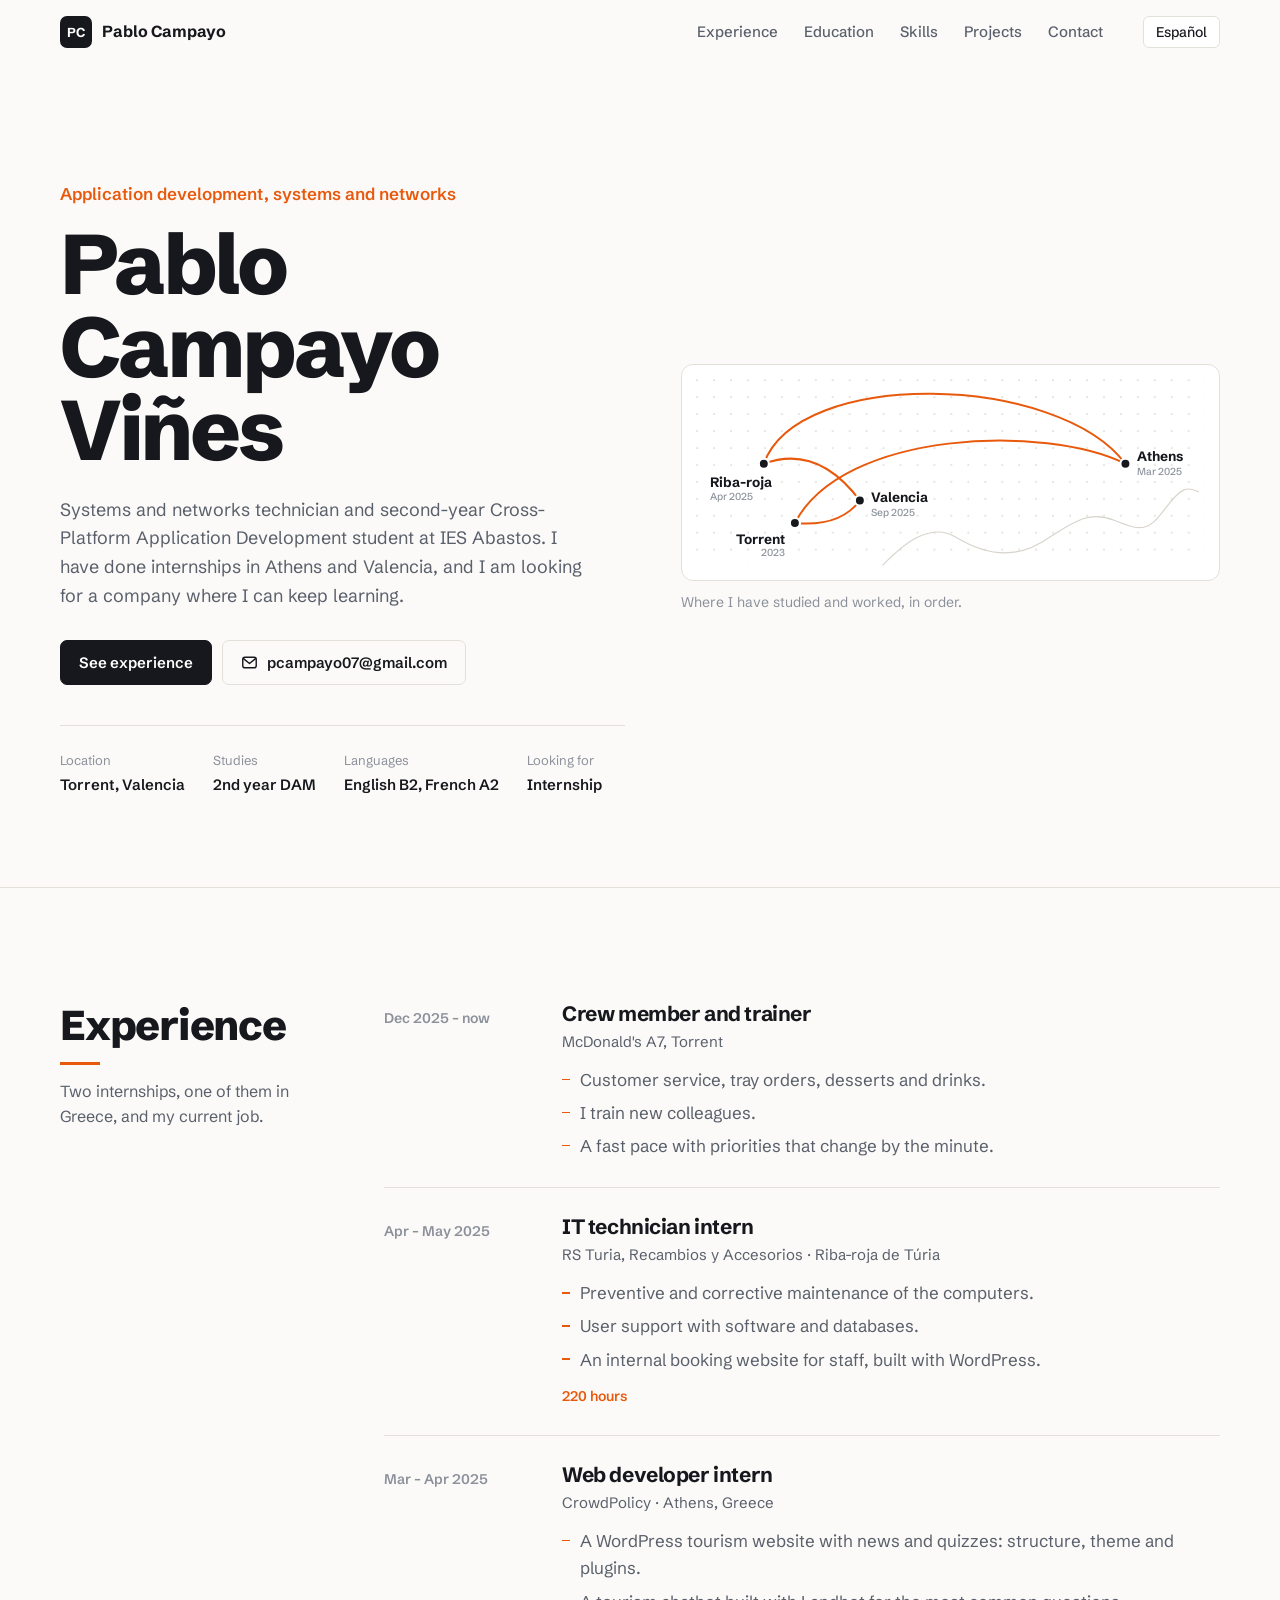
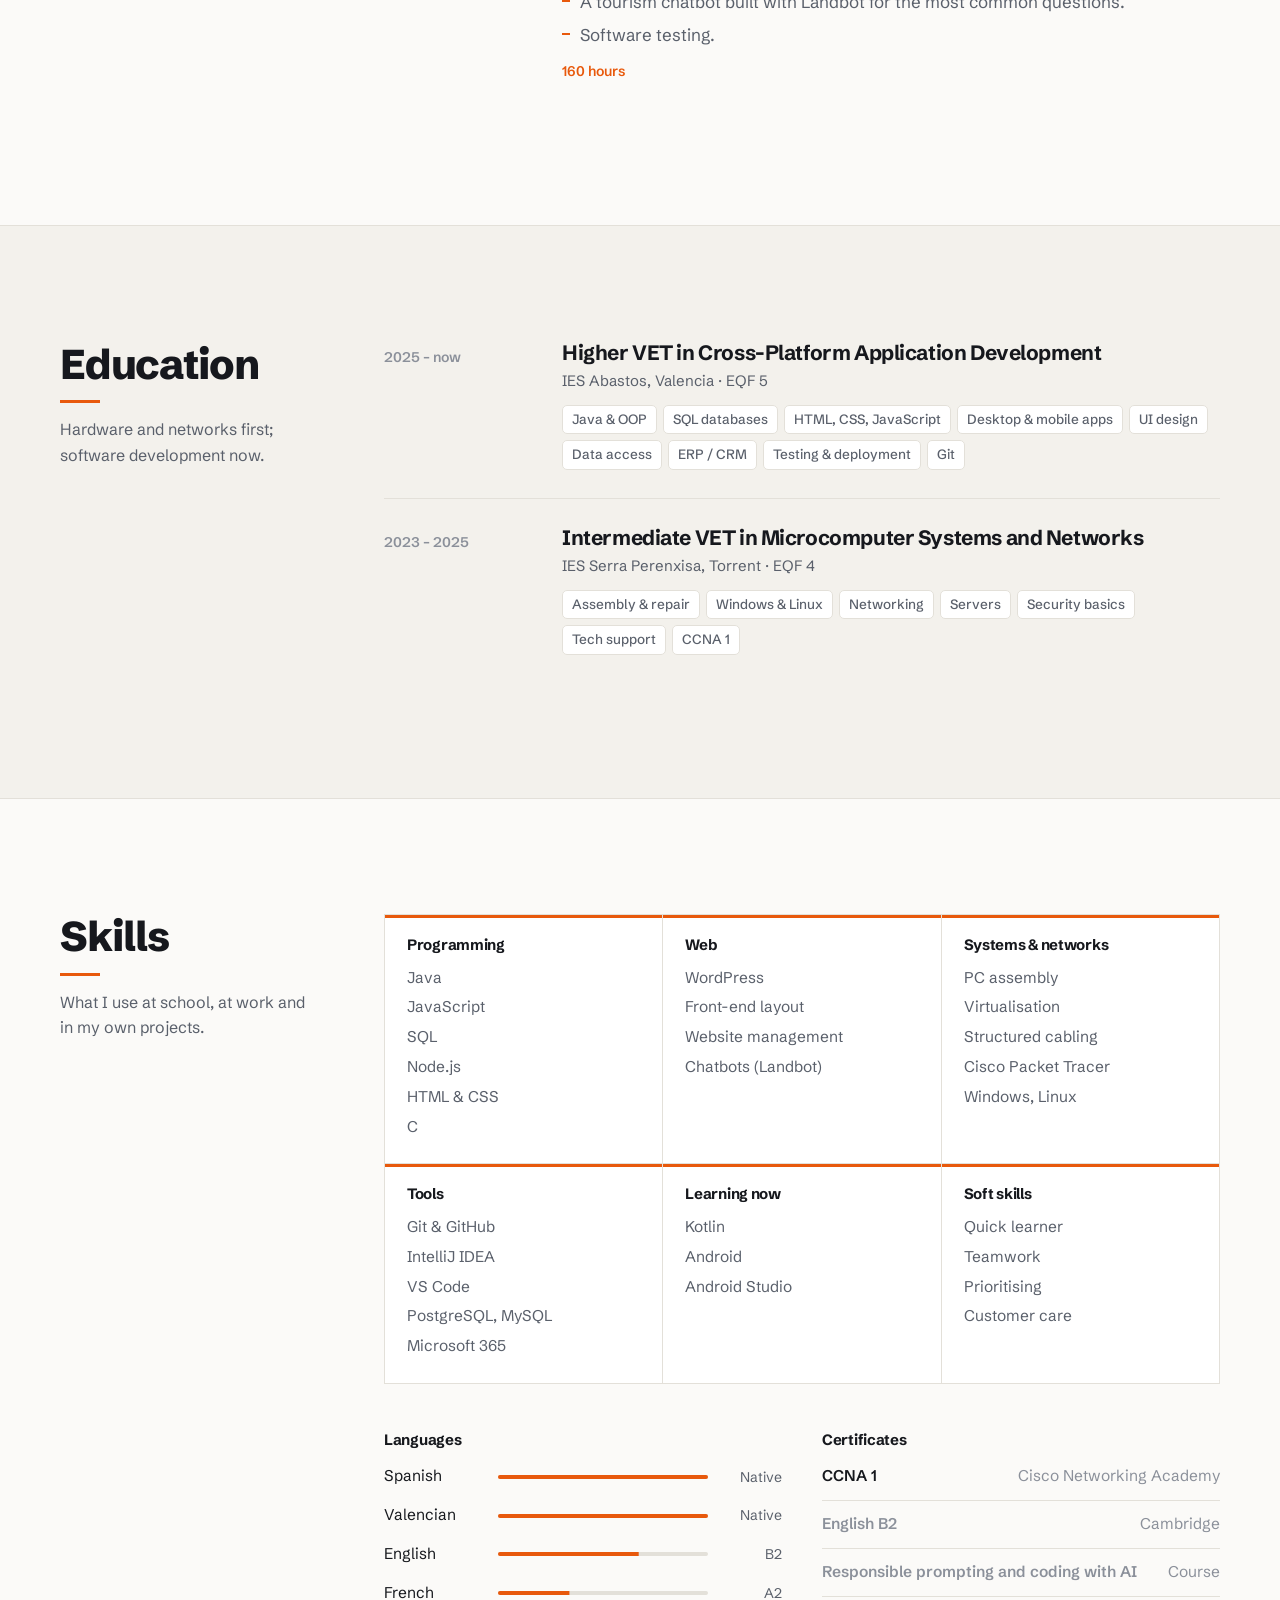
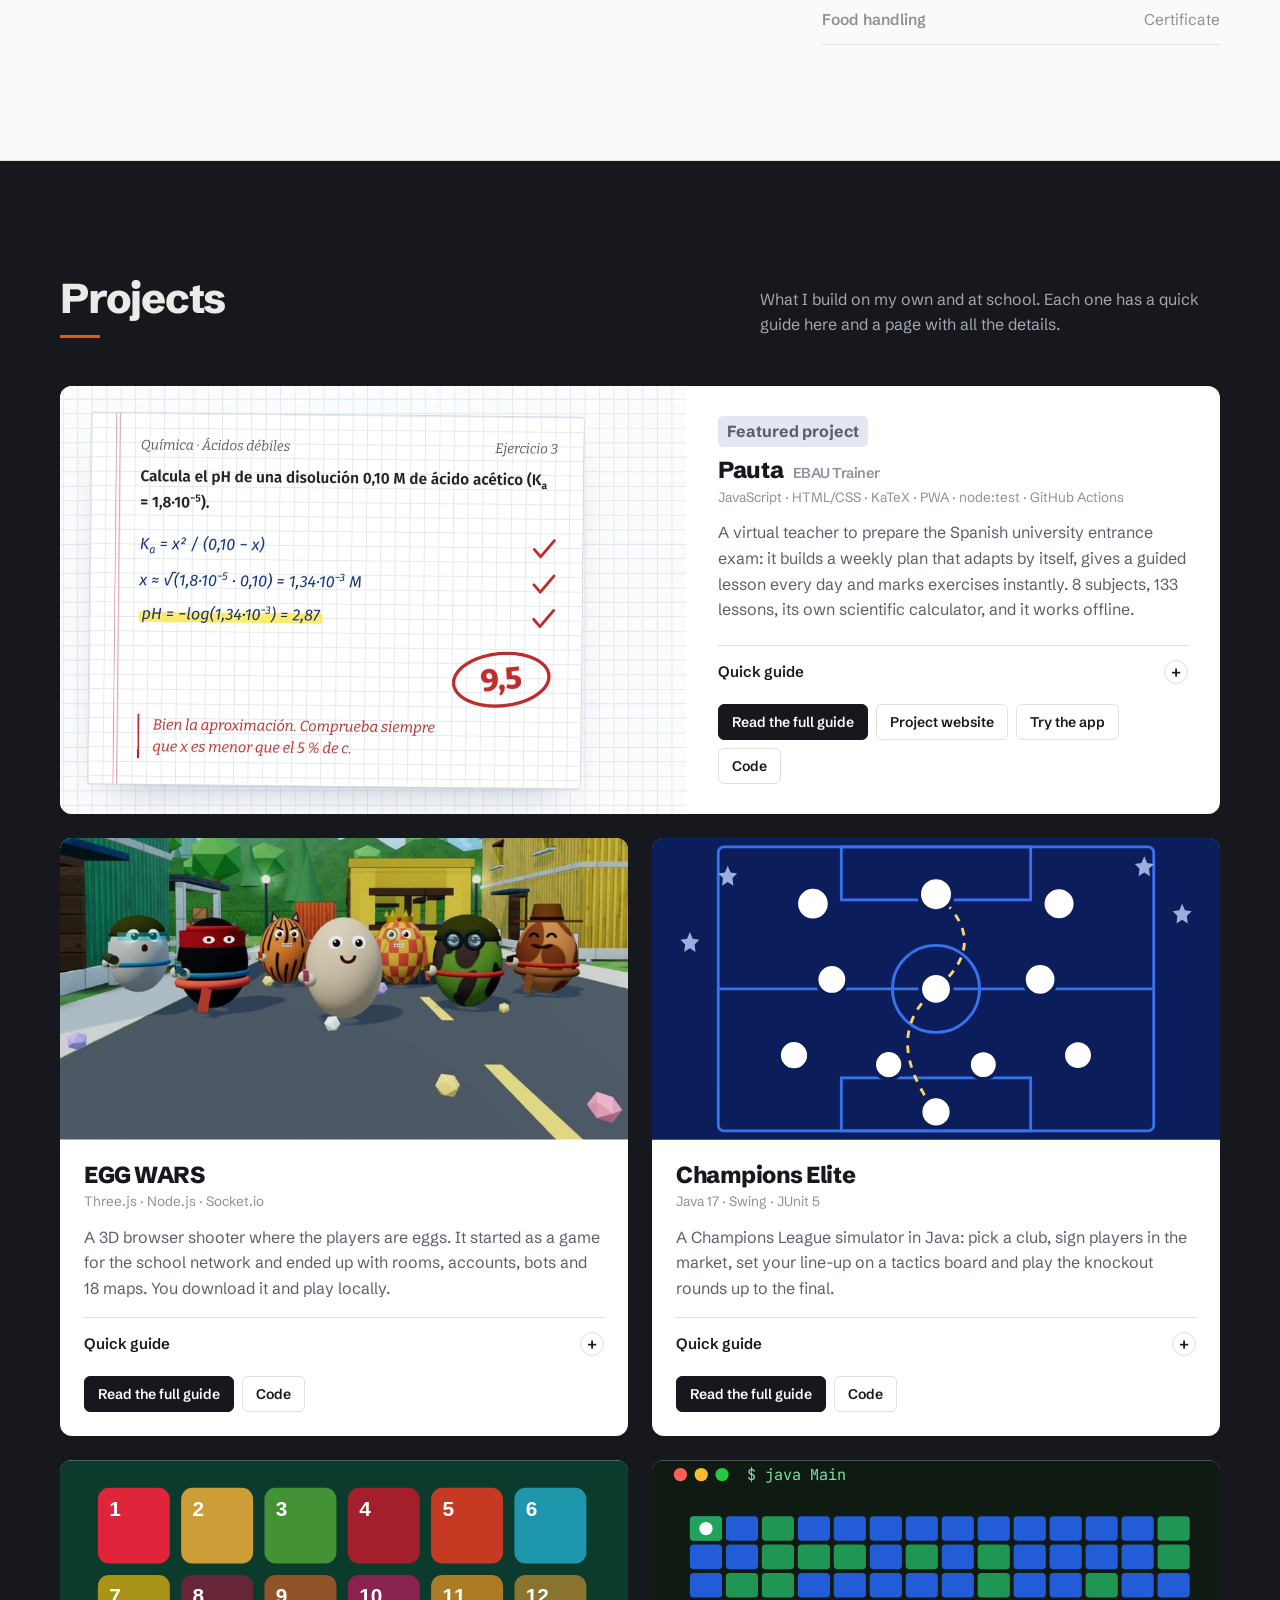
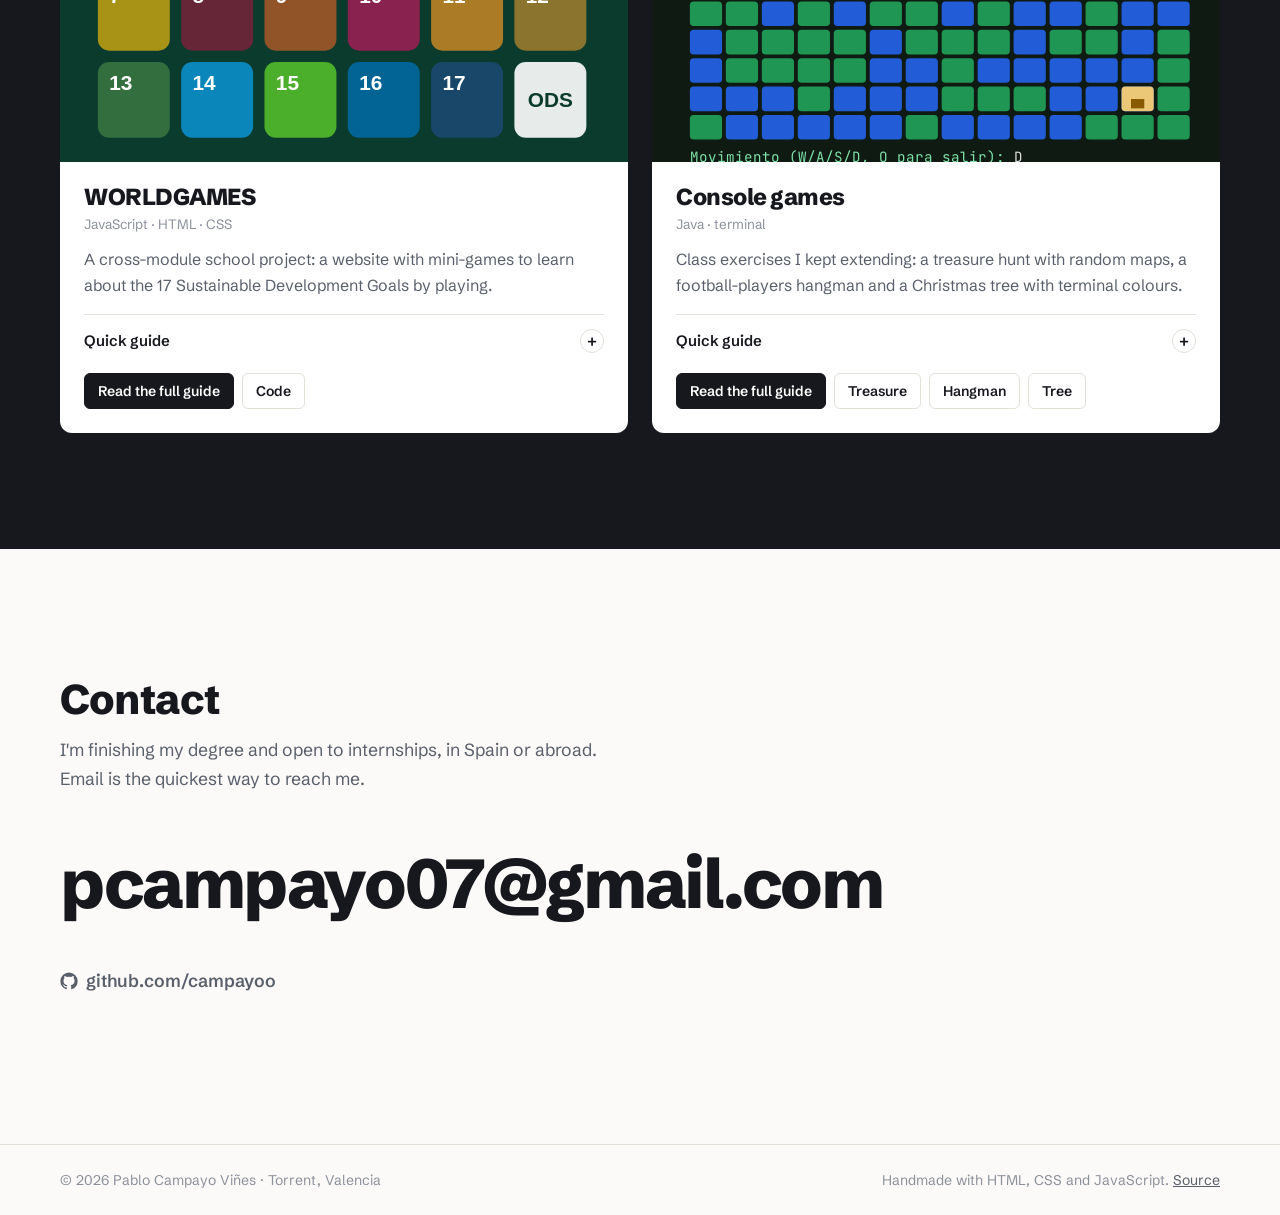
<file: index.html>
<!DOCTYPE html>
<html lang="es">
<head>
<meta charset="utf-8">
<meta name="viewport" content="width=device-width, initial-scale=1">
<title>Pablo Campayo Viñes · Desarrollo de aplicaciones, sistemas y redes</title>
<meta name="description" content="CV y proyectos de Pablo Campayo Viñes, estudiante de Desarrollo de Aplicaciones Multiplataforma y técnico en Sistemas Microinformáticos y Redes. Torrent, Valencia.">
<meta name="theme-color" content="#fbfaf8">
<meta property="og:title" content="Pablo Campayo Viñes · Desarrollo de aplicaciones, sistemas y redes">
<meta property="og:description" content="CV y proyectos de Pablo Campayo Viñes, estudiante de Desarrollo de Aplicaciones Multiplataforma y técnico en Sistemas Microinformáticos y Redes. Torrent, Valencia.">
<link rel="icon" href="data:image/svg+xml,%3Csvg xmlns='http://www.w3.org/2000/svg' viewBox='0 0 64 64'%3E%3Cdefs%3E%3ClinearGradient id='g' x1='0' y1='0' x2='1' y2='1'%3E%3Cstop offset='0' stop-color='%23ffb03a'/%3E%3Cstop offset='1' stop-color='%23ff6a1a'/%3E%3C/linearGradient%3E%3C/defs%3E%3Crect width='64' height='64' rx='16' fill='%232b1a0d'/%3E%3Ctext x='32' y='43' text-anchor='middle' font-family='Arial,sans-serif' font-weight='800' font-size='30' fill='url(%23g)'%3EPC%3C/text%3E%3C/svg%3E">
<script>document.documentElement.classList.add("js")</script>
<link rel="preconnect" href="https://fonts.googleapis.com"><link rel="preconnect" href="https://fonts.gstatic.com" crossorigin><link href="https://fonts.googleapis.com/css2?family=Schibsted+Grotesk:wght@400;500;600;700;800;900&family=JetBrains+Mono:wght@500&display=swap" rel="stylesheet">
<link rel="stylesheet" href="style.css?v=202611251040">
</head>
<body>
<a class="skip" href="#main"><span class="es">Saltar al contenido</span><span class="en">Skip to content</span></a>
<header class="bar"><div class="wrap">
<a class="logo" href="index.html"><i aria-hidden="true">PC</i>Pablo Campayo</a>
<nav class="nav" aria-label="Secciones"><a href="#experiencia"><span class="es">Experiencia</span><span class="en">Experience</span></a><a href="#formacion"><span class="es">Formación</span><span class="en">Education</span></a><a href="#habilidades"><span class="es">Habilidades</span><span class="en">Skills</span></a><a href="#proyectos"><span class="es">Proyectos</span><span class="en">Projects</span></a><a href="#contacto"><span class="es">Contacto</span><span class="en">Contact</span></a></nav>
<button class="lang" id="lang" type="button">English</button>
</div></header>

<main id="main">
<section class="hero" aria-labelledby="t-hero"><div class="wrap hero-grid">
<div class="hero-text">
<p class="role ld"><span class="es">Desarrollo de aplicaciones, sistemas y redes</span><span class="en">Application development, systems and networks</span></p>
<h1 id="t-hero" class="ld">Pablo Campayo Viñes</h1>
<p class="lead ld"><span class="es">Técnico en Sistemas Microinformáticos y Redes y estudiante de segundo de Desarrollo de Aplicaciones Multiplataforma en el IES Abastos. He hecho prácticas en Atenas y en Valencia, y busco empresa para seguir aprendiendo.</span><span class="en">Systems and networks technician and second-year Cross-Platform Application Development student at IES Abastos. I have done internships in Athens and Valencia, and I am looking for a company where I can keep learning.</span></p>
<div class="ctas ld"><a class="btn solid" href="#experiencia"><span class="es">Ver experiencia</span><span class="en">See experience</span></a><a class="btn ghost" href="mailto:pcampayo07@gmail.com"><svg class="i" viewBox="0 0 24 24" fill="none" stroke="currentColor" stroke-width="2" stroke-linecap="round" stroke-linejoin="round" aria-hidden="true"><rect x="2.5" y="4.5" width="19" height="15" rx="3"/><path d="m3.5 6.5 8.5 7 8.5-7"/></svg>pcampayo07@gmail.com</a></div>
<dl class="facts ld">
<div><dt><span class="es">Ubicación</span><span class="en">Location</span></dt><dd>Torrent, Valencia</dd></div>
<div><dt><span class="es">Estudios</span><span class="en">Studies</span></dt><dd><span class="es">2.º DAM</span><span class="en">2nd year DAM</span></dd></div>
<div><dt><span class="es">Idiomas</span><span class="en">Languages</span></dt><dd><span class="es">Inglés B2, francés A2</span><span class="en">English B2, French A2</span></dd></div>
<div><dt><span class="es">Busco</span><span class="en">Looking for</span></dt><dd><span class="es">Prácticas</span><span class="en">Internship</span></dd></div>
</dl>
</div>
<figure class="route ld"><div class="route-in"><svg viewBox="0 0 900 330" role="img" aria-label="Torrent, Atenas, Riba-roja y Valencia">
<defs><pattern id="gd" width="30" height="30" patternUnits="userSpaceOnUse"><circle cx="2" cy="2" r="1.5" fill="#d8d4cc"/></pattern></defs>
<rect width="900" height="330" fill="url(#gd)"/>
<path class="coast" d="M330 330 C360 300 410 250 460 280 S560 320 610 290 S690 230 740 250 S800 270 830 230 S870 190 890 200"/>
<path class="trip" d="M175 255 C260 90 620 80 760 150 C640 -10 180 -20 120 150 Q215 115 290 215 Q255 262 175 255"/>
<g class="pin" style="--i:0"><circle cx="175" cy="255" r="9"/><text x="158" y="292" text-anchor="end">Torrent</text><text class="yr" x="158" y="314" text-anchor="end">2023</text></g>
<g class="pin" style="--i:1"><circle cx="760" cy="150" r="9"/><text x="780" y="146"><tspan class="es">Atenas</tspan><tspan class="en">Athens</tspan></text><text class="yr" x="780" y="170"><tspan class="es">mar 2025</tspan><tspan class="en">Mar 2025</tspan></text></g>
<g class="pin" style="--i:2"><circle cx="120" cy="150" r="9"/><text x="24" y="192">Riba-roja</text><text class="yr" x="24" y="214"><tspan class="es">abr 2025</tspan><tspan class="en">Apr 2025</tspan></text></g>
<g class="pin" style="--i:3"><circle cx="290" cy="215" r="9"/><text x="310" y="218">Valencia</text><text class="yr" x="310" y="242"><tspan class="es">sep 2025</tspan><tspan class="en">Sep 2025</tspan></text></g>
</svg></div><figcaption><span class="es">Dónde he estudiado y trabajado, en orden.</span><span class="en">Where I have studied and worked, in order.</span></figcaption></figure>
</div></section>

<section class="sec" id="experiencia" aria-labelledby="t-exp"><div class="wrap split">
<header class="side rv"><h2 id="t-exp"><span class="es">Experiencia</span><span class="en">Experience</span></h2><p><span class="es">Dos periodos de prácticas, uno de ellos en Grecia, y mi trabajo actual.</span><span class="en">Two internships, one of them in Greece, and my current job.</span></p></header>
<ol class="cv timeline"><span class="line" aria-hidden="true"></span>
<li class="entry rv"><div class="date"><span class="es">dic 2025 – hoy</span><span class="en">Dec 2025 – now</span></div><div class="what"><h3><span class="es">Personal de equipo y entrenador</span><span class="en">Crew member and trainer</span></h3><p class="org">McDonald's A7, Torrent</p><ul><li><span class="es">Atención al cliente, pedidos en bandeja, postres y bebidas.</span><span class="en">Customer service, tray orders, desserts and drinks.</span></li><li><span class="es">Formo a los compañeros que entran nuevos.</span><span class="en">I train new colleagues.</span></li><li><span class="es">Trabajo con mucho ritmo y prioridades que cambian cada minuto.</span><span class="en">A fast pace with priorities that change by the minute.</span></li></ul></div></li>
<li class="entry rv"><div class="date"><span class="es">abr – may 2025</span><span class="en">Apr – May 2025</span></div><div class="what"><h3><span class="es">Técnico TIC en prácticas</span><span class="en">IT technician intern</span></h3><p class="org">RS Turia, Recambios y Accesorios · Riba-roja de Túria</p><ul><li><span class="es">Mantenimiento preventivo y correctivo de los equipos.</span><span class="en">Preventive and corrective maintenance of the computers.</span></li><li><span class="es">Soporte a los usuarios con programas y bases de datos.</span><span class="en">User support with software and databases.</span></li><li><span class="es">Web interna de reservas para los trabajadores, hecha con WordPress.</span><span class="en">An internal booking website for staff, built with WordPress.</span></li></ul><p class="meta"><span class="es">220 horas</span><span class="en">220 hours</span></p></div></li>
<li class="entry rv"><div class="date"><span class="es">mar – abr 2025</span><span class="en">Mar – Apr 2025</span></div><div class="what"><h3><span class="es">Desarrollador web en prácticas</span><span class="en">Web developer intern</span></h3><p class="org"><span class="es">CrowdPolicy · Atenas, Grecia</span><span class="en">CrowdPolicy · Athens, Greece</span></p><ul><li><span class="es">Web de información turística en WordPress, con noticias y cuestionarios: estructura, tema y plugins.</span><span class="en">A WordPress tourism website with news and quizzes: structure, theme and plugins.</span></li><li><span class="es">Chatbot de turismo con Landbot para las preguntas más habituales.</span><span class="en">A tourism chatbot built with Landbot for the most common questions.</span></li><li><span class="es">Pruebas de software.</span><span class="en">Software testing.</span></li></ul><p class="meta"><span class="es">160 horas</span><span class="en">160 hours</span></p></div></li>
</ol>
</div></section>

<section class="sec alt" id="formacion" aria-labelledby="t-edu"><div class="wrap split">
<header class="side rv"><h2 id="t-edu"><span class="es">Formación</span><span class="en">Education</span></h2><p><span class="es">Primero hardware y redes; ahora, desarrollo de software.</span><span class="en">Hardware and networks first; software development now.</span></p></header>
<ol class="cv">
<li class="entry rv"><div class="date"><span class="es">2025 – hoy</span><span class="en">2025 – now</span></div><div class="what"><h3><span class="es">CFGS Desarrollo de Aplicaciones Multiplataforma</span><span class="en">Higher VET in Cross-Platform Application Development</span></h3><p class="org">IES Abastos, Valencia · EQF 5</p>
<ul class="tags"><li>Java <span class="es">y POO</span><span class="en">& OOP</span></li><li><span class="es">Bases de datos SQL</span><span class="en">SQL databases</span></li><li>HTML, CSS, JavaScript</li><li><span class="es">Apps de escritorio y móvil</span><span class="en">Desktop & mobile apps</span></li><li><span class="es">Diseño de interfaces</span><span class="en">UI design</span></li><li><span class="es">Acceso a datos</span><span class="en">Data access</span></li><li>ERP / CRM</li><li><span class="es">Pruebas y despliegue</span><span class="en">Testing & deployment</span></li><li>Git</li></ul></div></li>
<li class="entry rv"><div class="date">2023 – 2025</div><div class="what"><h3><span class="es">CFGM Sistemas Microinformáticos y Redes</span><span class="en">Intermediate VET in Microcomputer Systems and Networks</span></h3><p class="org">IES Serra Perenxisa, Torrent · EQF 4</p>
<ul class="tags"><li><span class="es">Montaje y reparación</span><span class="en">Assembly & repair</span></li><li>Windows <span class="es">y</span><span class="en">&</span> Linux</li><li><span class="es">Redes</span><span class="en">Networking</span></li><li><span class="es">Servidores</span><span class="en">Servers</span></li><li><span class="es">Seguridad básica</span><span class="en">Security basics</span></li><li><span class="es">Soporte técnico</span><span class="en">Tech support</span></li><li>CCNA 1</li></ul></div></li>
</ol>
</div></section>

<section class="sec" id="habilidades" aria-labelledby="t-sk"><div class="wrap split">
<header class="side rv"><h2 id="t-sk"><span class="es">Habilidades</span><span class="en">Skills</span></h2><p><span class="es">Lo que uso en clase, en las prácticas y en mis proyectos.</span><span class="en">What I use at school, at work and in my own projects.</span></p></header>
<div>
<div class="skills">
<div class="skill rv"><h3><span class="es">Programación</span><span class="en">Programming</span></h3><ul><li>Java</li><li>JavaScript</li><li>SQL</li><li>Node.js</li><li>HTML <span class="es">y</span><span class="en">&</span> CSS</li><li>C</li></ul></div>
<div class="skill rv"><h3>Web</h3><ul><li>WordPress</li><li><span class="es">Maquetación front-end</span><span class="en">Front-end layout</span></li><li><span class="es">Gestión de webs</span><span class="en">Website management</span></li><li>Chatbots (Landbot)</li></ul></div>
<div class="skill rv"><h3><span class="es">Sistemas y redes</span><span class="en">Systems & networks</span></h3><ul><li><span class="es">Montaje de equipos</span><span class="en">PC assembly</span></li><li><span class="es">Virtualización</span><span class="en">Virtualisation</span></li><li><span class="es">Cableado estructurado</span><span class="en">Structured cabling</span></li><li>Cisco Packet Tracer</li><li>Windows, Linux</li></ul></div>
<div class="skill rv"><h3><span class="es">Herramientas</span><span class="en">Tools</span></h3><ul><li>Git <span class="es">y</span><span class="en">&</span> GitHub</li><li>IntelliJ IDEA</li><li>VS Code</li><li>PostgreSQL, MySQL</li><li>Microsoft 365</li></ul></div>
<div class="skill rv"><h3><span class="es">Aprendiendo ahora</span><span class="en">Learning now</span></h3><ul><li>Kotlin</li><li>Android</li><li>Android Studio</li></ul></div>
<div class="skill rv"><h3><span class="es">Personales</span><span class="en">Soft skills</span></h3><ul><li><span class="es">Aprendo rápido</span><span class="en">Quick learner</span></li><li><span class="es">Trabajo en equipo</span><span class="en">Teamwork</span></li><li><span class="es">Priorizar tareas</span><span class="en">Prioritising</span></li><li><span class="es">Trato con clientes</span><span class="en">Customer care</span></li></ul></div>
</div>
<div class="two">
<div class="block rv"><h3><span class="es">Idiomas</span><span class="en">Languages</span></h3>
<div class="langs"><div class="lang-row"><span><span class="es">Español</span><span class="en">Spanish</span></span><span class="meter" aria-hidden="true"><i style="--w:1"></i></span><em><span class="es">Nativo</span><span class="en">Native</span></em></div><div class="lang-row"><span><span class="es">Valenciano</span><span class="en">Valencian</span></span><span class="meter" aria-hidden="true"><i style="--w:1"></i></span><em><span class="es">Nativo</span><span class="en">Native</span></em></div><div class="lang-row"><span><span class="es">Inglés</span><span class="en">English</span></span><span class="meter" aria-hidden="true"><i style="--w:0.67"></i></span><em>B2</em></div><div class="lang-row"><span><span class="es">Francés</span><span class="en">French</span></span><span class="meter" aria-hidden="true"><i style="--w:0.34"></i></span><em>A2</em></div></div></div>
<div class="block rv"><h3><span class="es">Certificados</span><span class="en">Certificates</span></h3>
<ul class="certs"><li><b>CCNA 1</b><span>Cisco Networking Academy</span></li><li><b><span class="es">Inglés B2</span><span class="en">English B2</span></b><span>Cambridge</span></li><li><b><span class="es">Prompting responsable y programación con IA</span><span class="en">Responsible prompting and coding with AI</span></b><span><span class="es">Curso</span><span class="en">Course</span></span></li><li><b><span class="es">Manipulador de alimentos</span><span class="en">Food handling</span></b><span><span class="es">Certificado</span><span class="en">Certificate</span></span></li></ul></div>
</div>
</div>
</div></section>

<section class="sec dark" id="proyectos" aria-labelledby="t-pr"><div class="wrap">
<header class="side wide rv"><h2 id="t-pr"><span class="es">Proyectos</span><span class="en">Projects</span></h2><p><span class="es">Lo que hago por mi cuenta y en clase. Cada uno tiene una guía rápida aquí y una página con todos los detalles.</span><span class="en">What I build on my own and at school. Each one has a quick guide here and a page with all the details.</span></p></header>
<div class="projects">
<article class="proj p-pau wide rv">
<a class="art" href="proyectos/pauta.html" tabindex="-1" aria-hidden="true"><img src="img/pauta-portada.jpg" alt="Un ejercicio de Química corregido a boli rojo en Pauta" loading="lazy" width="1200" height="820"></a>
<div class="body">
<p class="badge-new"><span class="es">Proyecto destacado</span><span class="en">Featured project</span></p>
<h3>Pauta <small>EBAU Trainer</small></h3>
<div class="stack">JavaScript · HTML/CSS · KaTeX · PWA · node:test · GitHub Actions</div>
<p><span class="es">Un profesor virtual para preparar la PAU: crea un planning semanal que se adapta solo, da una clase guiada cada día y corrige los ejercicios al momento. 8 asignaturas, 133 clases, calculadora científica propia y funciona sin internet.</span><span class="en">A virtual teacher to prepare the Spanish university entrance exam: it builds a weekly plan that adapts by itself, gives a guided lesson every day and marks exercises instantly. 8 subjects, 133 lessons, its own scientific calculator, and it works offline.</span></p>
<details class="guide"><summary><span class="es">Guía rápida</span><span class="en">Quick guide</span><span class="pm" aria-hidden="true">+</span></summary>
<div class="in"><ol class="steps"><li><span class="es"><b>Abre</b> la app en el navegador o descarga un único archivo HTML para usarla sin conexión.</span><span class="en"><b>Open</b> the app in the browser or download a single HTML file to use it offline.</span></li><li><span class="es"><b>Cuéntale</b> qué asignaturas preparas, cuánto tiempo tienes y por dónde vas en clase.</span><span class="en"><b>Tell it</b> your subjects, how much time you have and where you are in class.</span></li><li><span class="es"><b>Sigue el plan:</b> clases guiadas, repasos espaciados y simulacros con nota estimada.</span><span class="en"><b>Follow the plan:</b> guided lessons, spaced reviews and mock exams with an estimated grade.</span></li></ol></div></details>
<div class="links"><a class="main" href="proyectos/pauta.html"><span class="es">Ver la guía completa</span><span class="en">Read the full guide</span></a><a href="https://campayoo.github.io/EBAUTrainer/" target="_blank" rel="noopener"><span class="es">Web del proyecto</span><span class="en">Project website</span></a><a href="https://campayoo.github.io/EBAUTrainer/app/" target="_blank" rel="noopener"><span class="es">Probar la app</span><span class="en">Try the app</span></a><a href="https://github.com/campayoo/EBAUTrainer" target="_blank" rel="noopener"><span class="es">Código</span><span class="en">Code</span></a></div>
</div></article>
<article class="proj p-egg rv">
<a class="art" href="proyectos/eggwars.html" tabindex="-1" aria-hidden="true"><img src="img/eg-huevos.jpg?v=2" alt="Huevos de EGG WARS con sus armas, sombreros y camuflajes en una calle del juego" loading="lazy" width="800" height="439"></a>
<div class="body">
<h3>EGG WARS</h3>
<div class="stack">Three.js · Node.js · Socket.io</div>
<p><span class="es">Un shooter en 3D para el navegador en el que los jugadores son huevos. Empezó como un juego para la red del instituto y acabó con salas, cuentas, bots y 18 mapas. Se descarga y se juega en local.</span><span class="en">A 3D browser shooter where the players are eggs. It started as a game for the school network and ended up with rooms, accounts, bots and 18 maps. You download it and play locally.</span></p>
<details class="guide"><summary><span class="es">Guía rápida</span><span class="en">Quick guide</span><span class="pm" aria-hidden="true">+</span></summary>
<div class="in"><ol class="steps"><li><span class="es"><b>Descárgalo</b> de GitHub y arráncalo con <code>npm start</code>; luego abre <code>localhost:3000</code>.</span><span class="en"><b>Download</b> it from GitHub and start it with <code>npm start</code>, then open <code>localhost:3000</code>.</span></li><li><span class="es"><b>Elige</b> mapa y modo: todos contra todos, equipos, King of the Coop o Capture the Spatula.</span><span class="en"><b>Pick</b> a map and a mode: free for all, teams, King of the Coop or Capture the Spatula.</span></li><li><span class="es"><b>Juega</b> con WASD, ratón para apuntar, clic para disparar, R para recargar y Q para la granada.</span><span class="en"><b>Play</b> with WASD, mouse to aim, click to shoot, R to reload and Q for a grenade.</span></li></ol></div></details>
<div class="links"><a class="main" href="proyectos/eggwars.html"><span class="es">Ver la guía completa</span><span class="en">Read the full guide</span></a><a href="https://github.com/campayoo/EggWars" target="_blank" rel="noopener"><span class="es">Código</span><span class="en">Code</span></a></div>
</div></article>
<article class="proj p-ucl rv">
<a class="art" href="proyectos/champions.html" tabindex="-1" aria-hidden="true"><svg viewBox="0 0 600 340" preserveAspectRatio="xMidYMid slice" role="img" aria-label="Campo de fútbol con una alineación 4-3-3"><rect width="600" height="340" fill="#0b1e5b"/><g fill="none" stroke="#3d7bff" stroke-width="3" opacity=".9"><rect x="70" y="20" width="460" height="300" rx="6"/><line x1="70" y1="170" x2="530" y2="170"/><circle cx="300" cy="170" r="46"/><rect x="200" y="20" width="200" height="56"/><rect x="200" y="264" width="200" height="56"/></g><path d="M300 300 Q240 220 300 170 T300 70" fill="none" stroke="#ffd36e" stroke-width="3" stroke-dasharray="8 8"><animate attributeName="stroke-dashoffset" from="64" to="0" dur="1.6s" repeatCount="indefinite"/></path><path d="M520 30 l3 7 7 1 -5 5 1 8 -6 -4 -6 4 1 -8 -5 -5 7 -1z" fill="#c0d4ff" opacity=".8"/><path d="M560 80 l3 7 7 1 -5 5 1 8 -6 -4 -6 4 1 -8 -5 -5 7 -1z" fill="#c0d4ff" opacity=".8"/><path d="M80 40 l3 7 7 1 -5 5 1 8 -6 -4 -6 4 1 -8 -5 -5 7 -1z" fill="#c0d4ff" opacity=".8"/><path d="M40 110 l3 7 7 1 -5 5 1 8 -6 -4 -6 4 1 -8 -5 -5 7 -1z" fill="#c0d4ff" opacity=".8"/><circle cx="300" cy="300" r="15" fill="#fff" stroke="#0b1e5b" stroke-width="4"><animate attributeName="r" values="15;18;15" dur="2.4s" begin="0.0s" repeatCount="indefinite"/></circle><circle cx="150" cy="240" r="15" fill="#fff" stroke="#0b1e5b" stroke-width="4"><animate attributeName="r" values="15;18;15" dur="2.4s" begin="0.2s" repeatCount="indefinite"/></circle><circle cx="250" cy="250" r="15" fill="#fff" stroke="#0b1e5b" stroke-width="4"><animate attributeName="r" values="15;18;15" dur="2.4s" begin="0.4s" repeatCount="indefinite"/></circle><circle cx="350" cy="250" r="15" fill="#fff" stroke="#0b1e5b" stroke-width="4"><animate attributeName="r" values="15;18;15" dur="2.4s" begin="0.6000000000000001s" repeatCount="indefinite"/></circle><circle cx="450" cy="240" r="15" fill="#fff" stroke="#0b1e5b" stroke-width="4"><animate attributeName="r" values="15;18;15" dur="2.4s" begin="0.8s" repeatCount="indefinite"/></circle><circle cx="190" cy="160" r="15" fill="#fff" stroke="#0b1e5b" stroke-width="4"><animate attributeName="r" values="15;18;15" dur="2.4s" begin="1.0s" repeatCount="indefinite"/></circle><circle cx="300" cy="170" r="15" fill="#fff" stroke="#0b1e5b" stroke-width="4"><animate attributeName="r" values="15;18;15" dur="2.4s" begin="1.2000000000000002s" repeatCount="indefinite"/></circle><circle cx="410" cy="160" r="15" fill="#fff" stroke="#0b1e5b" stroke-width="4"><animate attributeName="r" values="15;18;15" dur="2.4s" begin="1.4000000000000001s" repeatCount="indefinite"/></circle><circle cx="170" cy="80" r="15" fill="#fff" stroke="#0b1e5b" stroke-width="4"><animate attributeName="r" values="15;18;15" dur="2.4s" begin="1.6s" repeatCount="indefinite"/></circle><circle cx="300" cy="70" r="15" fill="#fff" stroke="#0b1e5b" stroke-width="4"><animate attributeName="r" values="15;18;15" dur="2.4s" begin="1.8s" repeatCount="indefinite"/></circle><circle cx="430" cy="80" r="15" fill="#fff" stroke="#0b1e5b" stroke-width="4"><animate attributeName="r" values="15;18;15" dur="2.4s" begin="2.0s" repeatCount="indefinite"/></circle></svg></a>
<div class="body">
<h3>Champions Elite</h3>
<div class="stack">Java 17 · Swing · JUnit 5</div>
<p><span class="es">Simulador de la Champions League en Java: eliges club, fichas en el mercado, montas la alineación en una pizarra táctica y juegas las eliminatorias hasta la final.</span><span class="en">A Champions League simulator in Java: pick a club, sign players in the market, set your line-up on a tactics board and play the knockout rounds up to the final.</span></p>
<details class="guide"><summary><span class="es">Guía rápida</span><span class="en">Quick guide</span><span class="pm" aria-hidden="true">+</span></summary>
<div class="in"><ol class="steps"><li><span class="es"><b>Elige un club</b> y revisa su plantilla, presupuesto y entrenador.</span><span class="en"><b>Pick a club</b> and check its squad, budget and coach.</span></li><li><span class="es"><b>Ficha y vende</b> jugadores; el presupuesto se comprueba solo.</span><span class="en"><b>Buy and sell</b> players; the budget is checked automatically.</span></li><li><span class="es"><b>Monta la alineación</b> y simula de octavos a la final, con penaltis si hay empate.</span><span class="en"><b>Set the line-up</b> and simulate from the round of 16 to the final, with penalties on a draw.</span></li></ol></div></details>
<div class="links"><a class="main" href="proyectos/champions.html"><span class="es">Ver la guía completa</span><span class="en">Read the full guide</span></a><a href="https://github.com/campayoo/ProyectoChampions" target="_blank" rel="noopener"><span class="es">Código</span><span class="en">Code</span></a></div>
</div></article>
<article class="proj p-ods rv">
<a class="art" href="proyectos/worldgames.html" tabindex="-1" aria-hidden="true"><svg viewBox="0 0 600 340" preserveAspectRatio="xMidYMid slice" role="img" aria-label="Los 17 Objetivos de Desarrollo Sostenible en colores"><rect width="600" height="340" fill="#0b3b2c"/><rect x="40" y="40" width="76" height="80" rx="12" fill="#E5243B"><animate attributeName="opacity" values="1;.55;1" dur="3s" begin="0.0s" repeatCount="indefinite"/></rect><text x="52" y="70" fill="#fff" font-family="Nunito,sans-serif" font-weight="800" font-size="22">1</text><rect x="128" y="40" width="76" height="80" rx="12" fill="#DDA63A"><animate attributeName="opacity" values="1;.55;1" dur="3s" begin="0.18s" repeatCount="indefinite"/></rect><text x="140" y="70" fill="#fff" font-family="Nunito,sans-serif" font-weight="800" font-size="22">2</text><rect x="216" y="40" width="76" height="80" rx="12" fill="#4C9F38"><animate attributeName="opacity" values="1;.55;1" dur="3s" begin="0.36s" repeatCount="indefinite"/></rect><text x="228" y="70" fill="#fff" font-family="Nunito,sans-serif" font-weight="800" font-size="22">3</text><rect x="304" y="40" width="76" height="80" rx="12" fill="#C5192D"><animate attributeName="opacity" values="1;.55;1" dur="3s" begin="0.54s" repeatCount="indefinite"/></rect><text x="316" y="70" fill="#fff" font-family="Nunito,sans-serif" font-weight="800" font-size="22">4</text><rect x="392" y="40" width="76" height="80" rx="12" fill="#FF3A21"><animate attributeName="opacity" values="1;.55;1" dur="3s" begin="0.72s" repeatCount="indefinite"/></rect><text x="404" y="70" fill="#fff" font-family="Nunito,sans-serif" font-weight="800" font-size="22">5</text><rect x="480" y="40" width="76" height="80" rx="12" fill="#26BDE2"><animate attributeName="opacity" values="1;.55;1" dur="3s" begin="0.8999999999999999s" repeatCount="indefinite"/></rect><text x="492" y="70" fill="#fff" font-family="Nunito,sans-serif" font-weight="800" font-size="22">6</text><rect x="40" y="132" width="76" height="80" rx="12" fill="#FCC30B"><animate attributeName="opacity" values="1;.55;1" dur="3s" begin="1.08s" repeatCount="indefinite"/></rect><text x="52" y="162" fill="#fff" font-family="Nunito,sans-serif" font-weight="800" font-size="22">7</text><rect x="128" y="132" width="76" height="80" rx="12" fill="#A21942"><animate attributeName="opacity" values="1;.55;1" dur="3s" begin="1.26s" repeatCount="indefinite"/></rect><text x="140" y="162" fill="#fff" font-family="Nunito,sans-serif" font-weight="800" font-size="22">8</text><rect x="216" y="132" width="76" height="80" rx="12" fill="#FD6925"><animate attributeName="opacity" values="1;.55;1" dur="3s" begin="1.44s" repeatCount="indefinite"/></rect><text x="228" y="162" fill="#fff" font-family="Nunito,sans-serif" font-weight="800" font-size="22">9</text><rect x="304" y="132" width="76" height="80" rx="12" fill="#DD1367"><animate attributeName="opacity" values="1;.55;1" dur="3s" begin="1.6199999999999999s" repeatCount="indefinite"/></rect><text x="316" y="162" fill="#fff" font-family="Nunito,sans-serif" font-weight="800" font-size="22">10</text><rect x="392" y="132" width="76" height="80" rx="12" fill="#FD9D24"><animate attributeName="opacity" values="1;.55;1" dur="3s" begin="1.7999999999999998s" repeatCount="indefinite"/></rect><text x="404" y="162" fill="#fff" font-family="Nunito,sans-serif" font-weight="800" font-size="22">11</text><rect x="480" y="132" width="76" height="80" rx="12" fill="#BF8B2E"><animate attributeName="opacity" values="1;.55;1" dur="3s" begin="1.98s" repeatCount="indefinite"/></rect><text x="492" y="162" fill="#fff" font-family="Nunito,sans-serif" font-weight="800" font-size="22">12</text><rect x="40" y="224" width="76" height="80" rx="12" fill="#3F7E44"><animate attributeName="opacity" values="1;.55;1" dur="3s" begin="2.16s" repeatCount="indefinite"/></rect><text x="52" y="254" fill="#fff" font-family="Nunito,sans-serif" font-weight="800" font-size="22">13</text><rect x="128" y="224" width="76" height="80" rx="12" fill="#0A97D9"><animate attributeName="opacity" values="1;.55;1" dur="3s" begin="2.34s" repeatCount="indefinite"/></rect><text x="140" y="254" fill="#fff" font-family="Nunito,sans-serif" font-weight="800" font-size="22">14</text><rect x="216" y="224" width="76" height="80" rx="12" fill="#56C02B"><animate attributeName="opacity" values="1;.55;1" dur="3s" begin="2.52s" repeatCount="indefinite"/></rect><text x="228" y="254" fill="#fff" font-family="Nunito,sans-serif" font-weight="800" font-size="22">15</text><rect x="304" y="224" width="76" height="80" rx="12" fill="#00689D"><animate attributeName="opacity" values="1;.55;1" dur="3s" begin="2.6999999999999997s" repeatCount="indefinite"/></rect><text x="316" y="254" fill="#fff" font-family="Nunito,sans-serif" font-weight="800" font-size="22">16</text><rect x="392" y="224" width="76" height="80" rx="12" fill="#19486A"><animate attributeName="opacity" values="1;.55;1" dur="3s" begin="2.88s" repeatCount="indefinite"/></rect><text x="404" y="254" fill="#fff" font-family="Nunito,sans-serif" font-weight="800" font-size="22">17</text><rect x="480" y="224" width="76" height="80" rx="12" fill="#fff" opacity=".9"/><text x="518" y="272" text-anchor="middle" font-family="Nunito,sans-serif" font-weight="800" font-size="22" fill="#0b3b2c">ODS</text></svg></a>
<div class="body">
<h3>WORLDGAMES</h3>
<div class="stack">JavaScript · HTML · CSS</div>
<p><span class="es">Proyecto intermodular de clase: una web con minijuegos para aprender sobre los 17 Objetivos de Desarrollo Sostenible jugando.</span><span class="en">A cross-module school project: a website with mini-games to learn about the 17 Sustainable Development Goals by playing.</span></p>
<details class="guide"><summary><span class="es">Guía rápida</span><span class="en">Quick guide</span><span class="pm" aria-hidden="true">+</span></summary>
<div class="in"><ol class="steps"><li><span class="es"><b>Abre</b> la web en cualquier navegador; no hace falta instalar nada.</span><span class="en"><b>Open</b> the site in any browser; nothing to install.</span></li><li><span class="es"><b>Elige un minijuego</b> de la lista.</span><span class="en"><b>Pick a mini-game</b> from the list.</span></li><li><span class="es"><b>Juega y aprende</b> sobre los objetivos mientras juegas.</span><span class="en"><b>Play and learn</b> about the goals as you go.</span></li></ol></div></details>
<div class="links"><a class="main" href="proyectos/worldgames.html"><span class="es">Ver la guía completa</span><span class="en">Read the full guide</span></a><a href="https://github.com/campayoo/ProyectoIntermodular" target="_blank" rel="noopener"><span class="es">Código</span><span class="en">Code</span></a></div>
</div></article>
<article class="proj p-con rv">
<a class="art" href="proyectos/consola.html" tabindex="-1" aria-hidden="true"><svg viewBox="0 0 600 340" preserveAspectRatio="xMidYMid slice" role="img" aria-label="Terminal con el mapa del juego del tesoro"><rect width="600" height="340" fill="#0f1a12"/><circle cx="30" cy="26" r="7" fill="#ff5f56"/><circle cx="52" cy="26" r="7" fill="#ffbd2e"/><circle cx="74" cy="26" r="7" fill="#27c93f"/><text x="100" y="32" fill="#7ee2a8" font-family="JetBrains Mono,monospace" font-size="16">$ java Main</text><rect x="40" y="70" width="34" height="26" rx="4" fill="#2563eb" opacity=".9"/><rect x="78" y="70" width="34" height="26" rx="4" fill="#2563eb" opacity=".9"/><rect x="116" y="70" width="34" height="26" rx="4" fill="#22a35a" opacity=".9"/><rect x="154" y="70" width="34" height="26" rx="4" fill="#2563eb" opacity=".9"/><rect x="192" y="70" width="34" height="26" rx="4" fill="#2563eb" opacity=".9"/><rect x="230" y="70" width="34" height="26" rx="4" fill="#2563eb" opacity=".9"/><rect x="268" y="70" width="34" height="26" rx="4" fill="#2563eb" opacity=".9"/><rect x="306" y="70" width="34" height="26" rx="4" fill="#2563eb" opacity=".9"/><rect x="344" y="70" width="34" height="26" rx="4" fill="#2563eb" opacity=".9"/><rect x="382" y="70" width="34" height="26" rx="4" fill="#2563eb" opacity=".9"/><rect x="420" y="70" width="34" height="26" rx="4" fill="#2563eb" opacity=".9"/><rect x="458" y="70" width="34" height="26" rx="4" fill="#2563eb" opacity=".9"/><rect x="496" y="70" width="34" height="26" rx="4" fill="#2563eb" opacity=".9"/><rect x="534" y="70" width="34" height="26" rx="4" fill="#22a35a" opacity=".9"/><rect x="40" y="100" width="34" height="26" rx="4" fill="#2563eb" opacity=".9"/><rect x="78" y="100" width="34" height="26" rx="4" fill="#2563eb" opacity=".9"/><rect x="116" y="100" width="34" height="26" rx="4" fill="#22a35a" opacity=".9"/><rect x="154" y="100" width="34" height="26" rx="4" fill="#22a35a" opacity=".9"/><rect x="192" y="100" width="34" height="26" rx="4" fill="#22a35a" opacity=".9"/><rect x="230" y="100" width="34" height="26" rx="4" fill="#2563eb" opacity=".9"/><rect x="268" y="100" width="34" height="26" rx="4" fill="#22a35a" opacity=".9"/><rect x="306" y="100" width="34" height="26" rx="4" fill="#2563eb" opacity=".9"/><rect x="344" y="100" width="34" height="26" rx="4" fill="#22a35a" opacity=".9"/><rect x="382" y="100" width="34" height="26" rx="4" fill="#2563eb" opacity=".9"/><rect x="420" y="100" width="34" height="26" rx="4" fill="#2563eb" opacity=".9"/><rect x="458" y="100" width="34" height="26" rx="4" fill="#2563eb" opacity=".9"/><rect x="496" y="100" width="34" height="26" rx="4" fill="#2563eb" opacity=".9"/><rect x="534" y="100" width="34" height="26" rx="4" fill="#22a35a" opacity=".9"/><rect x="40" y="130" width="34" height="26" rx="4" fill="#2563eb" opacity=".9"/><rect x="78" y="130" width="34" height="26" rx="4" fill="#22a35a" opacity=".9"/><rect x="116" y="130" width="34" height="26" rx="4" fill="#22a35a" opacity=".9"/><rect x="154" y="130" width="34" height="26" rx="4" fill="#2563eb" opacity=".9"/><rect x="192" y="130" width="34" height="26" rx="4" fill="#2563eb" opacity=".9"/><rect x="230" y="130" width="34" height="26" rx="4" fill="#2563eb" opacity=".9"/><rect x="268" y="130" width="34" height="26" rx="4" fill="#2563eb" opacity=".9"/><rect x="306" y="130" width="34" height="26" rx="4" fill="#2563eb" opacity=".9"/><rect x="344" y="130" width="34" height="26" rx="4" fill="#22a35a" opacity=".9"/><rect x="382" y="130" width="34" height="26" rx="4" fill="#2563eb" opacity=".9"/><rect x="420" y="130" width="34" height="26" rx="4" fill="#2563eb" opacity=".9"/><rect x="458" y="130" width="34" height="26" rx="4" fill="#22a35a" opacity=".9"/><rect x="496" y="130" width="34" height="26" rx="4" fill="#2563eb" opacity=".9"/><rect x="534" y="130" width="34" height="26" rx="4" fill="#2563eb" opacity=".9"/><rect x="40" y="160" width="34" height="26" rx="4" fill="#22a35a" opacity=".9"/><rect x="78" y="160" width="34" height="26" rx="4" fill="#22a35a" opacity=".9"/><rect x="116" y="160" width="34" height="26" rx="4" fill="#2563eb" opacity=".9"/><rect x="154" y="160" width="34" height="26" rx="4" fill="#22a35a" opacity=".9"/><rect x="192" y="160" width="34" height="26" rx="4" fill="#2563eb" opacity=".9"/><rect x="230" y="160" width="34" height="26" rx="4" fill="#22a35a" opacity=".9"/><rect x="268" y="160" width="34" height="26" rx="4" fill="#22a35a" opacity=".9"/><rect x="306" y="160" width="34" height="26" rx="4" fill="#2563eb" opacity=".9"/><rect x="344" y="160" width="34" height="26" rx="4" fill="#22a35a" opacity=".9"/><rect x="382" y="160" width="34" height="26" rx="4" fill="#2563eb" opacity=".9"/><rect x="420" y="160" width="34" height="26" rx="4" fill="#2563eb" opacity=".9"/><rect x="458" y="160" width="34" height="26" rx="4" fill="#22a35a" opacity=".9"/><rect x="496" y="160" width="34" height="26" rx="4" fill="#2563eb" opacity=".9"/><rect x="534" y="160" width="34" height="26" rx="4" fill="#2563eb" opacity=".9"/><rect x="40" y="190" width="34" height="26" rx="4" fill="#2563eb" opacity=".9"/><rect x="78" y="190" width="34" height="26" rx="4" fill="#22a35a" opacity=".9"/><rect x="116" y="190" width="34" height="26" rx="4" fill="#22a35a" opacity=".9"/><rect x="154" y="190" width="34" height="26" rx="4" fill="#22a35a" opacity=".9"/><rect x="192" y="190" width="34" height="26" rx="4" fill="#22a35a" opacity=".9"/><rect x="230" y="190" width="34" height="26" rx="4" fill="#2563eb" opacity=".9"/><rect x="268" y="190" width="34" height="26" rx="4" fill="#22a35a" opacity=".9"/><rect x="306" y="190" width="34" height="26" rx="4" fill="#22a35a" opacity=".9"/><rect x="344" y="190" width="34" height="26" rx="4" fill="#22a35a" opacity=".9"/><rect x="382" y="190" width="34" height="26" rx="4" fill="#2563eb" opacity=".9"/><rect x="420" y="190" width="34" height="26" rx="4" fill="#22a35a" opacity=".9"/><rect x="458" y="190" width="34" height="26" rx="4" fill="#22a35a" opacity=".9"/><rect x="496" y="190" width="34" height="26" rx="4" fill="#2563eb" opacity=".9"/><rect x="534" y="190" width="34" height="26" rx="4" fill="#22a35a" opacity=".9"/><rect x="40" y="220" width="34" height="26" rx="4" fill="#2563eb" opacity=".9"/><rect x="78" y="220" width="34" height="26" rx="4" fill="#22a35a" opacity=".9"/><rect x="116" y="220" width="34" height="26" rx="4" fill="#22a35a" opacity=".9"/><rect x="154" y="220" width="34" height="26" rx="4" fill="#22a35a" opacity=".9"/><rect x="192" y="220" width="34" height="26" rx="4" fill="#22a35a" opacity=".9"/><rect x="230" y="220" width="34" height="26" rx="4" fill="#2563eb" opacity=".9"/><rect x="268" y="220" width="34" height="26" rx="4" fill="#2563eb" opacity=".9"/><rect x="306" y="220" width="34" height="26" rx="4" fill="#22a35a" opacity=".9"/><rect x="344" y="220" width="34" height="26" rx="4" fill="#2563eb" opacity=".9"/><rect x="382" y="220" width="34" height="26" rx="4" fill="#2563eb" opacity=".9"/><rect x="420" y="220" width="34" height="26" rx="4" fill="#2563eb" opacity=".9"/><rect x="458" y="220" width="34" height="26" rx="4" fill="#2563eb" opacity=".9"/><rect x="496" y="220" width="34" height="26" rx="4" fill="#2563eb" opacity=".9"/><rect x="534" y="220" width="34" height="26" rx="4" fill="#22a35a" opacity=".9"/><rect x="40" y="250" width="34" height="26" rx="4" fill="#2563eb" opacity=".9"/><rect x="78" y="250" width="34" height="26" rx="4" fill="#2563eb" opacity=".9"/><rect x="116" y="250" width="34" height="26" rx="4" fill="#2563eb" opacity=".9"/><rect x="154" y="250" width="34" height="26" rx="4" fill="#22a35a" opacity=".9"/><rect x="192" y="250" width="34" height="26" rx="4" fill="#2563eb" opacity=".9"/><rect x="230" y="250" width="34" height="26" rx="4" fill="#2563eb" opacity=".9"/><rect x="268" y="250" width="34" height="26" rx="4" fill="#2563eb" opacity=".9"/><rect x="306" y="250" width="34" height="26" rx="4" fill="#22a35a" opacity=".9"/><rect x="344" y="250" width="34" height="26" rx="4" fill="#22a35a" opacity=".9"/><rect x="382" y="250" width="34" height="26" rx="4" fill="#22a35a" opacity=".9"/><rect x="420" y="250" width="34" height="26" rx="4" fill="#2563eb" opacity=".9"/><rect x="458" y="250" width="34" height="26" rx="4" fill="#2563eb" opacity=".9"/><rect x="496" y="250" width="34" height="26" rx="4" fill="#2563eb" opacity=".9"/><rect x="534" y="250" width="34" height="26" rx="4" fill="#22a35a" opacity=".9"/><rect x="40" y="280" width="34" height="26" rx="4" fill="#22a35a" opacity=".9"/><rect x="78" y="280" width="34" height="26" rx="4" fill="#2563eb" opacity=".9"/><rect x="116" y="280" width="34" height="26" rx="4" fill="#2563eb" opacity=".9"/><rect x="154" y="280" width="34" height="26" rx="4" fill="#2563eb" opacity=".9"/><rect x="192" y="280" width="34" height="26" rx="4" fill="#2563eb" opacity=".9"/><rect x="230" y="280" width="34" height="26" rx="4" fill="#2563eb" opacity=".9"/><rect x="268" y="280" width="34" height="26" rx="4" fill="#22a35a" opacity=".9"/><rect x="306" y="280" width="34" height="26" rx="4" fill="#2563eb" opacity=".9"/><rect x="344" y="280" width="34" height="26" rx="4" fill="#2563eb" opacity=".9"/><rect x="382" y="280" width="34" height="26" rx="4" fill="#2563eb" opacity=".9"/><rect x="420" y="280" width="34" height="26" rx="4" fill="#2563eb" opacity=".9"/><rect x="458" y="280" width="34" height="26" rx="4" fill="#22a35a" opacity=".9"/><rect x="496" y="280" width="34" height="26" rx="4" fill="#22a35a" opacity=".9"/><rect x="534" y="280" width="34" height="26" rx="4" fill="#22a35a" opacity=".9"/><rect x="40" y="70" width="34" height="26" rx="4" fill="#22a35a"/><circle cx="57" cy="83" r="7" fill="#fff"/><rect x="496" y="250" width="34" height="26" rx="4" fill="#ffd36e"><animate attributeName="opacity" values="1;.3;1" dur="1s" repeatCount="indefinite"/></rect><path d="M506 263h14v10h-14z" fill="#8a5a00"/><text x="40" y="330" fill="#7ee2a8" font-family="JetBrains Mono,monospace" font-size="15">Movimiento (W/A/S/D, Q para salir): <tspan fill="#fff">D<animate attributeName="opacity" values="1;0;1" dur="1s" repeatCount="indefinite"/></tspan></text></svg></a>
<div class="body">
<h3><span class="es">Juegos de consola</span><span class="en">Console games</span></h3>
<div class="stack">Java · <span class="es">terminal</span><span class="en">terminal</span></div>
<p><span class="es">Ejercicios de clase que fui ampliando: un juego del tesoro con mapas aleatorios, un ahorcado de futbolistas y un árbol de Navidad con colores en la terminal.</span><span class="en">Class exercises I kept extending: a treasure hunt with random maps, a football-players hangman and a Christmas tree with terminal colours.</span></p>
<details class="guide"><summary><span class="es">Guía rápida</span><span class="en">Quick guide</span><span class="pm" aria-hidden="true">+</span></summary>
<div class="in"><ol class="steps"><li><span class="es"><b>Compila</b> con <code>javac Main.java</code> y arranca con <code>java Main</code>.</span><span class="en"><b>Compile</b> with <code>javac Main.java</code> and start with <code>java Main</code>.</span></li><li><span class="es"><b>Muévete</b> con W, A, S y D por la tierra; el agua no se puede cruzar.</span><span class="en"><b>Move</b> with W, A, S and D over land; water cannot be crossed.</span></li><li><span class="es"><b>Encuentra el tesoro</b> con los mínimos movimientos, o pulsa Q para rendirte.</span><span class="en"><b>Find the treasure</b> in as few moves as possible, or press Q to give up.</span></li></ol></div></details>
<div class="links"><a class="main" href="proyectos/consola.html"><span class="es">Ver la guía completa</span><span class="en">Read the full guide</span></a><a href="https://github.com/campayoo/JuegoDelTesoro" target="_blank" rel="noopener"><span class="es">Tesoro</span><span class="en">Treasure</span></a><a href="https://github.com/campayoo/AhorcadoJugadores" target="_blank" rel="noopener"><span class="es">Ahorcado</span><span class="en">Hangman</span></a><a href="https://github.com/campayoo/ArbolNavidad" target="_blank" rel="noopener"><span class="es">Árbol</span><span class="en">Tree</span></a></div>
</div></article>
</div>
</div></section>

<section class="contact" id="contacto" aria-labelledby="t-ct"><div class="wrap">
<h2 id="t-ct" class="rv"><span class="es">Contacto</span><span class="en">Contact</span></h2>
<p class="rv"><span class="es">Estoy acabando el ciclo y abierto a hacer prácticas, en España o fuera. La forma más rápida de hablar conmigo es el correo.</span><span class="en">I'm finishing my degree and open to internships, in Spain or abroad. Email is the quickest way to reach me.</span></p>
<a class="mail rv" href="mailto:pcampayo07@gmail.com">pcampayo07@gmail.com</a>
<p class="rv"><a class="gh" href="https://github.com/campayoo" target="_blank" rel="noopener"><svg viewBox="0 0 24 24" fill="currentColor" aria-hidden="true"><path d="M12 .5A11.5 11.5 0 0 0 .5 12a11.5 11.5 0 0 0 7.86 10.92c.58.1.79-.25.79-.56v-2c-3.2.7-3.88-1.37-3.88-1.37-.52-1.33-1.28-1.69-1.28-1.69-1.05-.72.08-.7.08-.7 1.16.08 1.77 1.19 1.77 1.19 1.03 1.77 2.7 1.26 3.36.96.1-.75.4-1.26.73-1.55-2.55-.29-5.24-1.28-5.24-5.68 0-1.26.45-2.28 1.19-3.09-.12-.29-.52-1.46.11-3.05 0 0 .97-.31 3.17 1.18a11 11 0 0 1 5.77 0c2.2-1.49 3.17-1.18 3.17-1.18.63 1.59.23 2.76.11 3.05.74.81 1.19 1.83 1.19 3.09 0 4.41-2.69 5.38-5.25 5.67.41.36.78 1.06.78 2.14v3.17c0 .31.21.67.8.56A11.5 11.5 0 0 0 23.5 12 11.5 11.5 0 0 0 12 .5Z"/></svg> github.com/campayoo</a></p>
</div></section>
</main>
<footer><div class="wrap">
<span>© <span id="year">2026</span> Pablo Campayo Viñes · Torrent, Valencia</span>
<span><span class="es">Hecha a mano con HTML, CSS y JavaScript.</span><span class="en">Handmade with HTML, CSS and JavaScript.</span> <a href="https://github.com/campayoo/campayoo.github.io" target="_blank" rel="noopener"><span class="es">Código</span><span class="en">Source</span></a></span>
</div></footer>
<script src="main.js?v=202611231400" defer></script>
</body>
</html>
</file>
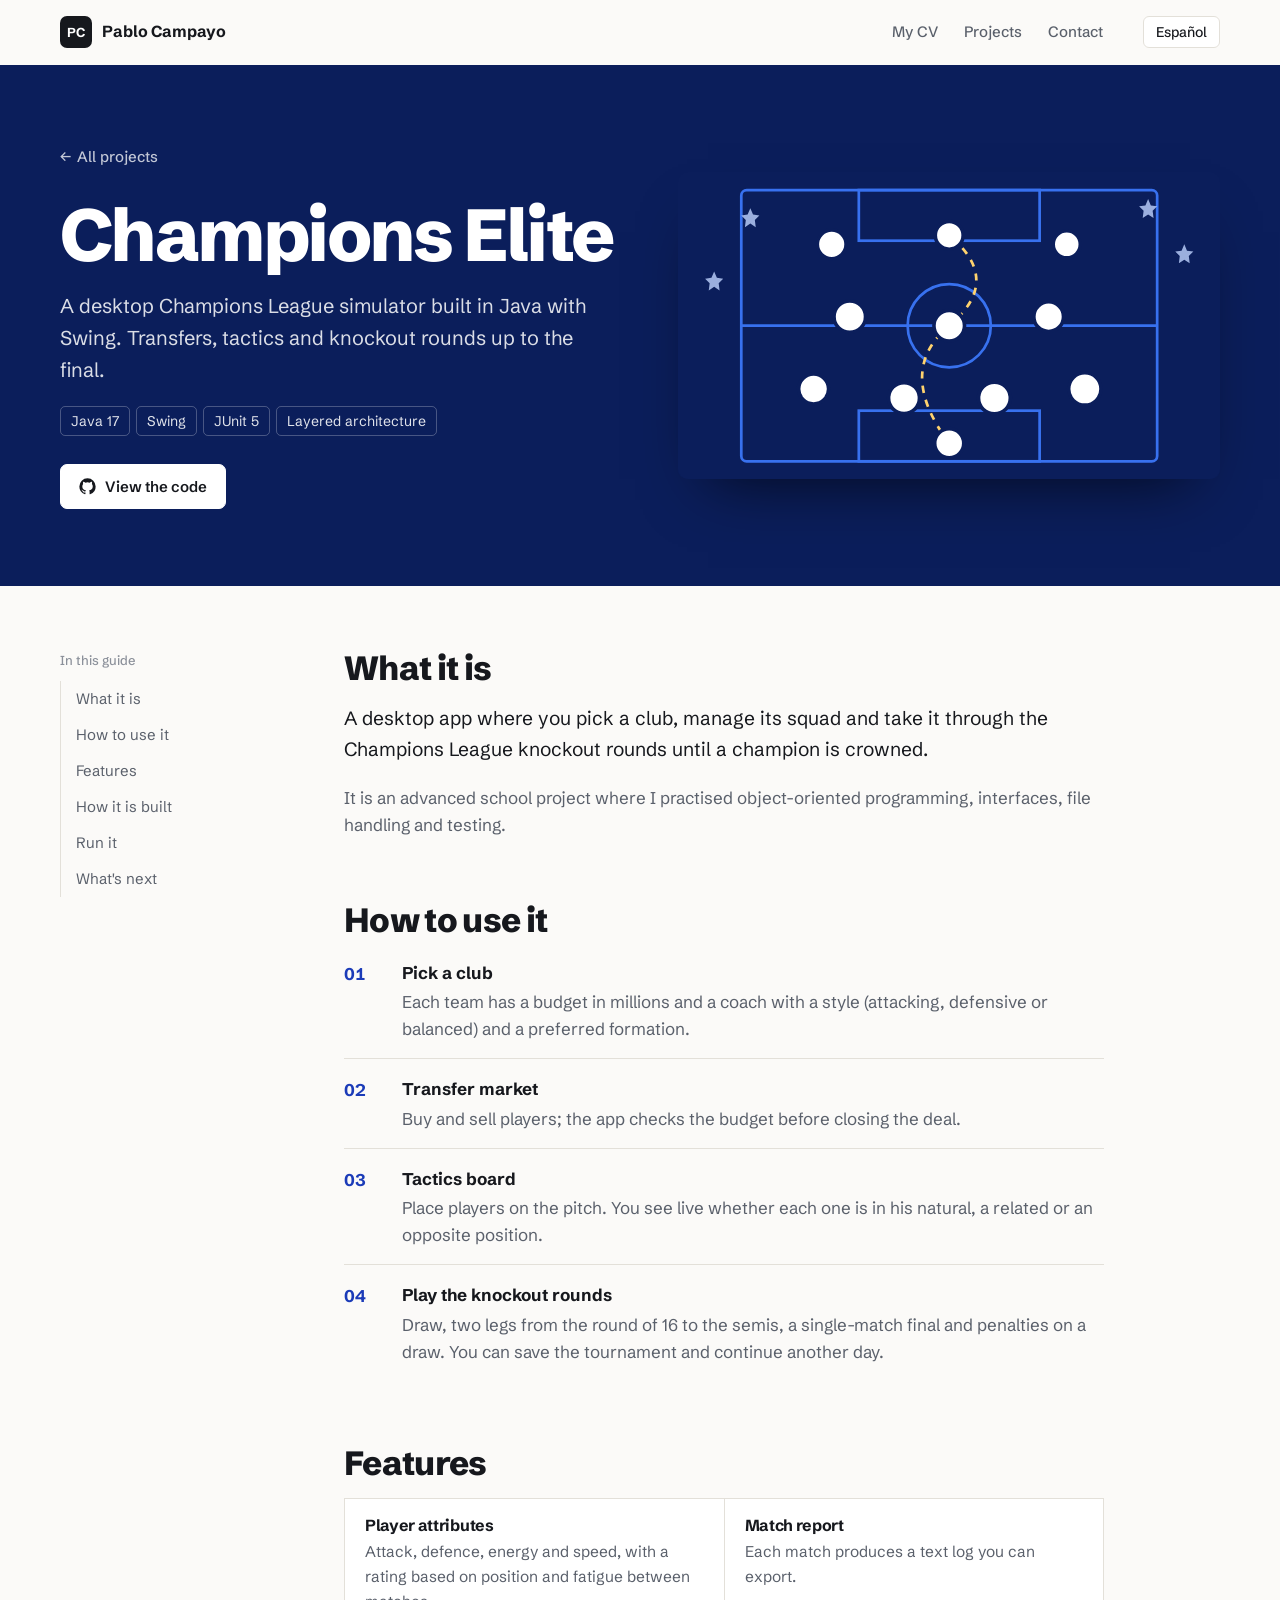
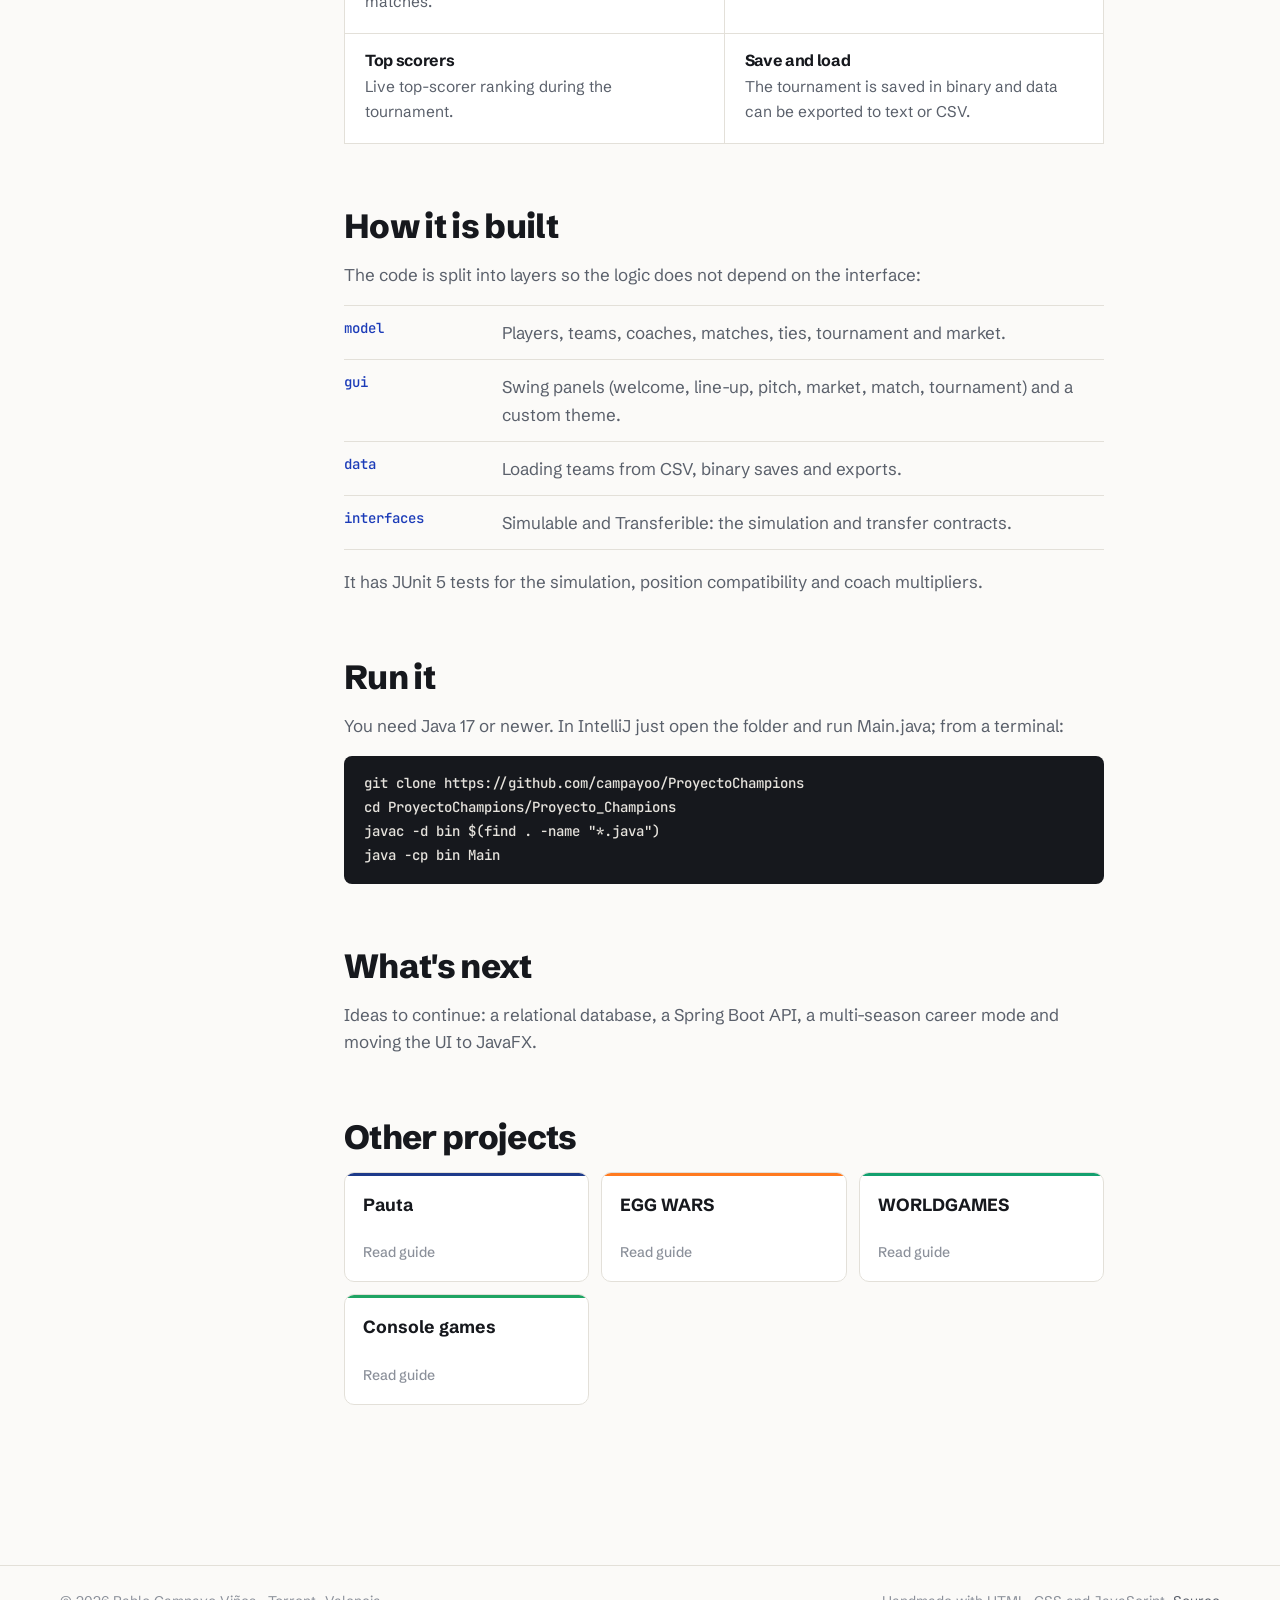
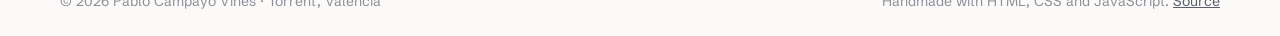
<file: proyectos/champions.html>
<!DOCTYPE html>
<html lang="es">
<head>
<meta charset="utf-8">
<meta name="viewport" content="width=device-width, initial-scale=1">
<title>Champions Elite · Pablo Campayo Viñes</title>
<meta name="description" content="Champions Elite: simulador de la Champions League en Java y Swing. Cómo se usa y cómo está hecho.">
<meta name="theme-color" content="#fbfaf8">
<meta property="og:title" content="Champions Elite · Pablo Campayo Viñes">
<meta property="og:description" content="Champions Elite: simulador de la Champions League en Java y Swing. Cómo se usa y cómo está hecho.">
<link rel="icon" href="data:image/svg+xml,%3Csvg xmlns='http://www.w3.org/2000/svg' viewBox='0 0 64 64'%3E%3Cdefs%3E%3ClinearGradient id='g' x1='0' y1='0' x2='1' y2='1'%3E%3Cstop offset='0' stop-color='%23ffb03a'/%3E%3Cstop offset='1' stop-color='%23ff6a1a'/%3E%3C/linearGradient%3E%3C/defs%3E%3Crect width='64' height='64' rx='16' fill='%232b1a0d'/%3E%3Ctext x='32' y='43' text-anchor='middle' font-family='Arial,sans-serif' font-weight='800' font-size='30' fill='url(%23g)'%3EPC%3C/text%3E%3C/svg%3E">
<script>document.documentElement.classList.add("js")</script>
<link rel="preconnect" href="https://fonts.googleapis.com"><link rel="preconnect" href="https://fonts.gstatic.com" crossorigin><link href="https://fonts.googleapis.com/css2?family=Schibsted+Grotesk:wght@400;500;600;700;800;900&family=JetBrains+Mono:wght@500&display=swap" rel="stylesheet">
<link rel="stylesheet" href="../style.css?v=202611251040">
</head>
<body>
<a class="skip" href="#main"><span class="es">Saltar al contenido</span><span class="en">Skip to content</span></a>
<header class="bar"><div class="wrap">
<a class="logo" href="../index.html"><i aria-hidden="true">PC</i>Pablo Campayo</a>
<nav class="nav" aria-label="Secciones"><a href="../index.html#experiencia"><span class="es">Mi CV</span><span class="en">My CV</span></a><a href="../index.html#proyectos"><span class="es">Proyectos</span><span class="en">Projects</span></a><a href="../index.html#contacto"><span class="es">Contacto</span><span class="en">Contact</span></a></nav>
<button class="lang" id="lang" type="button">English</button>
</div></header>

<main id="main" class="p-ucl" style="--acc:#2346d8;--acc-2:#0b1e5b">
<section class="p-hero"><div class="wrap">
<div><a class="crumb" href="../index.html#proyectos">← <span class="es">Todos los proyectos</span><span class="en">All projects</span></a>
<h1>Champions Elite</h1><p class="tl"><span class="es">Simulador de la Champions League para escritorio, hecho en Java con Swing. Fichajes, tácticas y eliminatorias hasta la final.</span><span class="en">A desktop Champions League simulator built in Java with Swing. Transfers, tactics and knockout rounds up to the final.</span></p><ul class="chips"><li>Java 17</li><li>Swing</li><li>JUnit 5</li><li><span class="es">Arquitectura por capas</span><span class="en">Layered architecture</span></li></ul><div class="ctas"><a class="btn solid" href="https://github.com/campayoo/ProyectoChampions" target="_blank" rel="noopener"><svg viewBox="0 0 24 24" fill="currentColor" aria-hidden="true"><path d="M12 .5A11.5 11.5 0 0 0 .5 12a11.5 11.5 0 0 0 7.86 10.92c.58.1.79-.25.79-.56v-2c-3.2.7-3.88-1.37-3.88-1.37-.52-1.33-1.28-1.69-1.28-1.69-1.05-.72.08-.7.08-.7 1.16.08 1.77 1.19 1.77 1.19 1.03 1.77 2.7 1.26 3.36.96.1-.75.4-1.26.73-1.55-2.55-.29-5.24-1.28-5.24-5.68 0-1.26.45-2.28 1.19-3.09-.12-.29-.52-1.46.11-3.05 0 0 .97-.31 3.17 1.18a11 11 0 0 1 5.77 0c2.2-1.49 3.17-1.18 3.17-1.18.63 1.59.23 2.76.11 3.05.74.81 1.19 1.83 1.19 3.09 0 4.41-2.69 5.38-5.25 5.67.41.36.78 1.06.78 2.14v3.17c0 .31.21.67.8.56A11.5 11.5 0 0 0 23.5 12 11.5 11.5 0 0 0 12 .5Z"/></svg> <span class="es">Ver el código</span><span class="en">View the code</span></a></div></div>
<div class="shot"><svg viewBox="0 0 600 340" preserveAspectRatio="xMidYMid slice" role="img" aria-label="Campo de fútbol con una alineación 4-3-3"><rect width="600" height="340" fill="#0b1e5b"/><g fill="none" stroke="#3d7bff" stroke-width="3" opacity=".9"><rect x="70" y="20" width="460" height="300" rx="6"/><line x1="70" y1="170" x2="530" y2="170"/><circle cx="300" cy="170" r="46"/><rect x="200" y="20" width="200" height="56"/><rect x="200" y="264" width="200" height="56"/></g><path d="M300 300 Q240 220 300 170 T300 70" fill="none" stroke="#ffd36e" stroke-width="3" stroke-dasharray="8 8"><animate attributeName="stroke-dashoffset" from="64" to="0" dur="1.6s" repeatCount="indefinite"/></path><path d="M520 30 l3 7 7 1 -5 5 1 8 -6 -4 -6 4 1 -8 -5 -5 7 -1z" fill="#c0d4ff" opacity=".8"/><path d="M560 80 l3 7 7 1 -5 5 1 8 -6 -4 -6 4 1 -8 -5 -5 7 -1z" fill="#c0d4ff" opacity=".8"/><path d="M80 40 l3 7 7 1 -5 5 1 8 -6 -4 -6 4 1 -8 -5 -5 7 -1z" fill="#c0d4ff" opacity=".8"/><path d="M40 110 l3 7 7 1 -5 5 1 8 -6 -4 -6 4 1 -8 -5 -5 7 -1z" fill="#c0d4ff" opacity=".8"/><circle cx="300" cy="300" r="15" fill="#fff" stroke="#0b1e5b" stroke-width="4"><animate attributeName="r" values="15;18;15" dur="2.4s" begin="0.0s" repeatCount="indefinite"/></circle><circle cx="150" cy="240" r="15" fill="#fff" stroke="#0b1e5b" stroke-width="4"><animate attributeName="r" values="15;18;15" dur="2.4s" begin="0.2s" repeatCount="indefinite"/></circle><circle cx="250" cy="250" r="15" fill="#fff" stroke="#0b1e5b" stroke-width="4"><animate attributeName="r" values="15;18;15" dur="2.4s" begin="0.4s" repeatCount="indefinite"/></circle><circle cx="350" cy="250" r="15" fill="#fff" stroke="#0b1e5b" stroke-width="4"><animate attributeName="r" values="15;18;15" dur="2.4s" begin="0.6000000000000001s" repeatCount="indefinite"/></circle><circle cx="450" cy="240" r="15" fill="#fff" stroke="#0b1e5b" stroke-width="4"><animate attributeName="r" values="15;18;15" dur="2.4s" begin="0.8s" repeatCount="indefinite"/></circle><circle cx="190" cy="160" r="15" fill="#fff" stroke="#0b1e5b" stroke-width="4"><animate attributeName="r" values="15;18;15" dur="2.4s" begin="1.0s" repeatCount="indefinite"/></circle><circle cx="300" cy="170" r="15" fill="#fff" stroke="#0b1e5b" stroke-width="4"><animate attributeName="r" values="15;18;15" dur="2.4s" begin="1.2000000000000002s" repeatCount="indefinite"/></circle><circle cx="410" cy="160" r="15" fill="#fff" stroke="#0b1e5b" stroke-width="4"><animate attributeName="r" values="15;18;15" dur="2.4s" begin="1.4000000000000001s" repeatCount="indefinite"/></circle><circle cx="170" cy="80" r="15" fill="#fff" stroke="#0b1e5b" stroke-width="4"><animate attributeName="r" values="15;18;15" dur="2.4s" begin="1.6s" repeatCount="indefinite"/></circle><circle cx="300" cy="70" r="15" fill="#fff" stroke="#0b1e5b" stroke-width="4"><animate attributeName="r" values="15;18;15" dur="2.4s" begin="1.8s" repeatCount="indefinite"/></circle><circle cx="430" cy="80" r="15" fill="#fff" stroke="#0b1e5b" stroke-width="4"><animate attributeName="r" values="15;18;15" dur="2.4s" begin="2.0s" repeatCount="indefinite"/></circle></svg></div>
</div></section>
<div class="wrap p-body">
<aside class="toc" aria-label="Índice"><b><span class="es">En esta guía</span><span class="en">In this guide</span></b><ol><li><a href="#que"><span class="es">Qué es</span><span class="en">What it is</span></a></li><li><a href="#usar"><span class="es">Cómo se usa</span><span class="en">How to use it</span></a></li><li><a href="#caract"><span class="es">Características</span><span class="en">Features</span></a></li><li><a href="#como"><span class="es">Cómo está hecho</span><span class="en">How it is built</span></a></li><li><a href="#ejecutar"><span class="es">Ejecutarlo</span><span class="en">Run it</span></a></li><li><a href="#siguiente"><span class="es">Lo próximo</span><span class="en">What's next</span></a></li></ol></aside>
<div class="doc"><section id="que" class="rv"><h2><span class="es">Qué es</span><span class="en">What it is</span></h2><p class="lede"><span class="es">Una aplicación de escritorio en la que eliges un club, gestionas su plantilla y lo llevas por las eliminatorias de la Champions hasta coronar a un campeón.</span><span class="en">A desktop app where you pick a club, manage its squad and take it through the Champions League knockout rounds until a champion is crowned.</span></p><p><span class="es">Es un proyecto de clase avanzado en el que practiqué programación orientada a objetos, interfaces, ficheros y pruebas.</span><span class="en">It is an advanced school project where I practised object-oriented programming, interfaces, file handling and testing.</span></p></section><section id="usar" class="rv"><h2><span class="es">Cómo se usa</span><span class="en">How to use it</span></h2><ol class="big-steps"><li class="rv"><div><b><span class="es">Elige club</span><span class="en">Pick a club</span></b><span class="es">Cada equipo tiene presupuesto en millones y un entrenador con su filosofía (ofensiva, defensiva o equilibrada) y su formación preferida.</span><span class="en">Each team has a budget in millions and a coach with a style (attacking, defensive or balanced) and a preferred formation.</span></div></li><li class="rv"><div><b><span class="es">Mercado de fichajes</span><span class="en">Transfer market</span></b><span class="es">Compra y vende jugadores; la app comprueba el presupuesto antes de cerrar la operación.</span><span class="en">Buy and sell players; the app checks the budget before closing the deal.</span></div></li><li class="rv"><div><b><span class="es">Pizarra táctica</span><span class="en">Tactics board</span></b><span class="es">Coloca a los jugadores en el campo. Verás en directo si cada uno está en su posición natural, en una parecida o en una que no es la suya.</span><span class="en">Place players on the pitch. You see live whether each one is in his natural, a related or an opposite position.</span></div></li><li class="rv"><div><b><span class="es">Juega las eliminatorias</span><span class="en">Play the knockout rounds</span></b><span class="es">Sorteo, ida y vuelta de octavos a semifinales, final a partido único y penaltis si hay empate. Puedes guardar el torneo y seguir otro día.</span><span class="en">Draw, two legs from the round of 16 to the semis, a single-match final and penalties on a draw. You can save the tournament and continue another day.</span></div></li></ol></section><section id="caract" class="rv"><h2><span class="es">Características</span><span class="en">Features</span></h2><div class="feat"><div class="rv"><h3><span class="es">Jugadores con atributos</span><span class="en">Player attributes</span></h3><p><span class="es">Ataque, defensa, energía y velocidad, con una media según su posición y cansancio entre partidos.</span><span class="en">Attack, defence, energy and speed, with a rating based on position and fatigue between matches.</span></p></div><div class="rv"><h3><span class="es">Crónica del partido</span><span class="en">Match report</span></h3><p><span class="es">Cada partido genera un registro de texto que se puede exportar.</span><span class="en">Each match produces a text log you can export.</span></p></div><div class="rv"><h3><span class="es">Goleadores</span><span class="en">Top scorers</span></h3><p><span class="es">Ranking de goleadores en directo durante el torneo.</span><span class="en">Live top-scorer ranking during the tournament.</span></p></div><div class="rv"><h3><span class="es">Guardar y cargar</span><span class="en">Save and load</span></h3><p><span class="es">El torneo se guarda en binario y los datos se exportan a texto o CSV.</span><span class="en">The tournament is saved in binary and data can be exported to text or CSV.</span></p></div></div></section><section id="como" class="rv"><h2><span class="es">Cómo está hecho</span><span class="en">How it is built</span></h2><p><span class="es">El código está separado en capas para que la lógica no dependa de la interfaz:</span><span class="en">The code is split into layers so the logic does not depend on the interface:</span></p><div class="layers"><div><b>model</b><span><span class="es">Jugadores, equipos, entrenadores, partidos, eliminatorias, torneo y mercado.</span><span class="en">Players, teams, coaches, matches, ties, tournament and market.</span></span></div><div><b>gui</b><span><span class="es">Paneles de Swing (bienvenida, alineación, campo, mercado, partido, torneo) y un tema visual propio.</span><span class="en">Swing panels (welcome, line-up, pitch, market, match, tournament) and a custom theme.</span></span></div><div><b>data</b><span><span class="es">Lectura de equipos desde CSV, guardado binario y exportación.</span><span class="en">Loading teams from CSV, binary saves and exports.</span></span></div><div><b>interfaces</b><span><span class="es">Simulable y Transferible: los contratos de simulación y de fichajes.</span><span class="en">Simulable and Transferible: the simulation and transfer contracts.</span></span></div></div><p style="margin-top:18px"><span class="es">Tiene pruebas con JUnit 5 de la simulación, la compatibilidad de posiciones y los multiplicadores de los entrenadores.</span><span class="en">It has JUnit 5 tests for the simulation, position compatibility and coach multipliers.</span></p></section><section id="ejecutar" class="rv"><h2><span class="es">Ejecutarlo</span><span class="en">Run it</span></h2><p><span class="es">Hace falta Java 17 o superior. Desde IntelliJ basta con abrir la carpeta y ejecutar Main.java; desde la terminal:</span><span class="en">You need Java 17 or newer. In IntelliJ just open the folder and run Main.java; from a terminal:</span></p><div class="cmd">git clone https://github.com/campayoo/ProyectoChampions
cd ProyectoChampions/Proyecto_Champions
javac -d bin $(find . -name "*.java")
java -cp bin Main</div></section><section id="siguiente" class="rv"><h2><span class="es">Lo próximo</span><span class="en">What's next</span></h2><p><span class="es">Ideas para seguir: base de datos relacional, una API con Spring Boot, modo carrera de varias temporadas y pasar la interfaz a JavaFX.</span><span class="en">Ideas to continue: a relational database, a Spring Boot API, a multi-season career mode and moving the UI to JavaFX.</span></p></section>
<section id="mas" class="rv"><h2><span class="es">Otros proyectos</span><span class="en">Other projects</span></h2><div class="others"><a href="pauta.html" style="--acc:#1d3a8a;--acc-2:#14275e">Pauta<small><span class="es">Ver guía</span><span class="en">Read guide</span></small></a><a href="eggwars.html" style="--acc:#ff7a1f;--acc-2:#ffb03a">EGG WARS<small><span class="es">Ver guía</span><span class="en">Read guide</span></small></a><a href="worldgames.html" style="--acc:#13a06f;--acc-2:#0a6fa8">WORLDGAMES<small><span class="es">Ver guía</span><span class="en">Read guide</span></small></a><a href="consola.html" style="--acc:#1fa463;--acc-2:#0f3a22"><span class="es">Juegos de consola</span><span class="en">Console games</span><small><span class="es">Ver guía</span><span class="en">Read guide</span></small></a></div></section>
</div></div>
</main>
<footer><div class="wrap">
<span>© <span id="year">2026</span> Pablo Campayo Viñes · Torrent, Valencia</span>
<span><span class="es">Hecha a mano con HTML, CSS y JavaScript.</span><span class="en">Handmade with HTML, CSS and JavaScript.</span> <a href="https://github.com/campayoo/campayoo.github.io" target="_blank" rel="noopener"><span class="es">Código</span><span class="en">Source</span></a></span>
</div></footer>
<script src="../main.js?v=202611231400" defer></script>
</body>
</html>
</file>
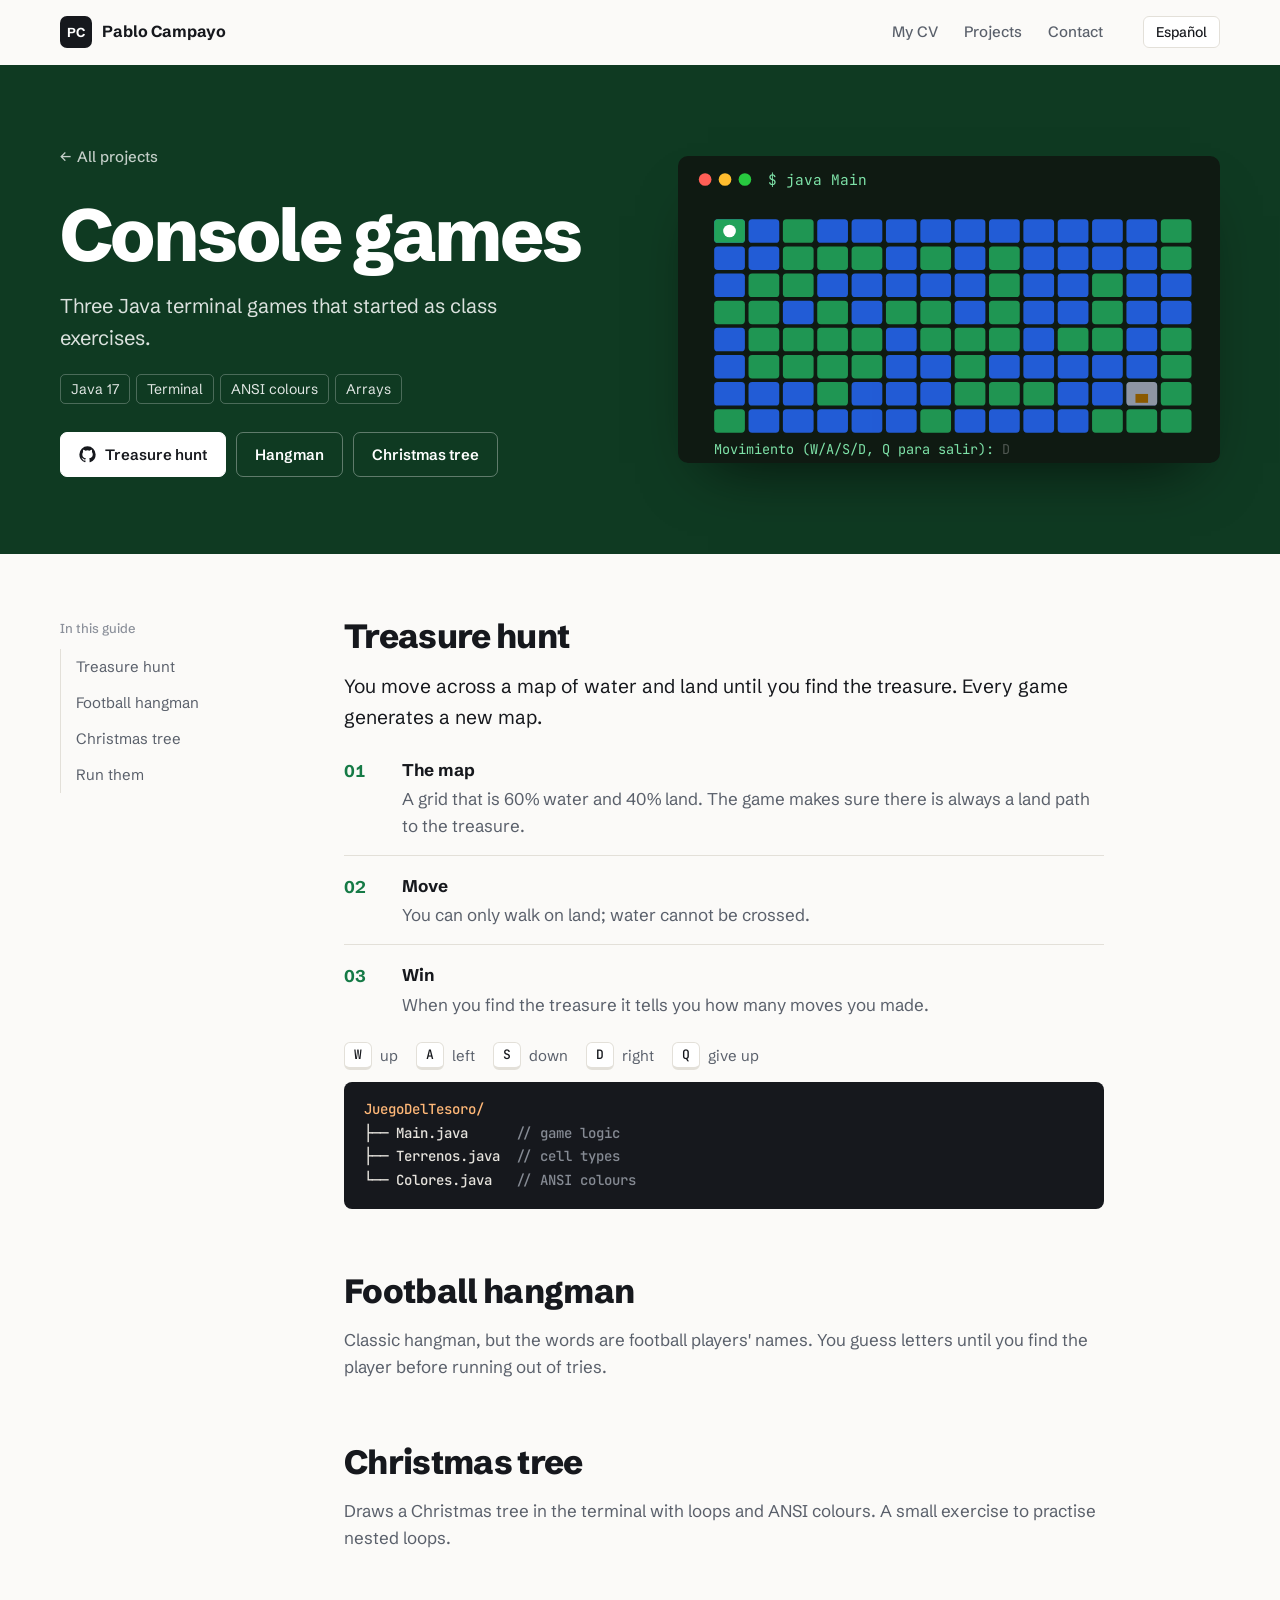
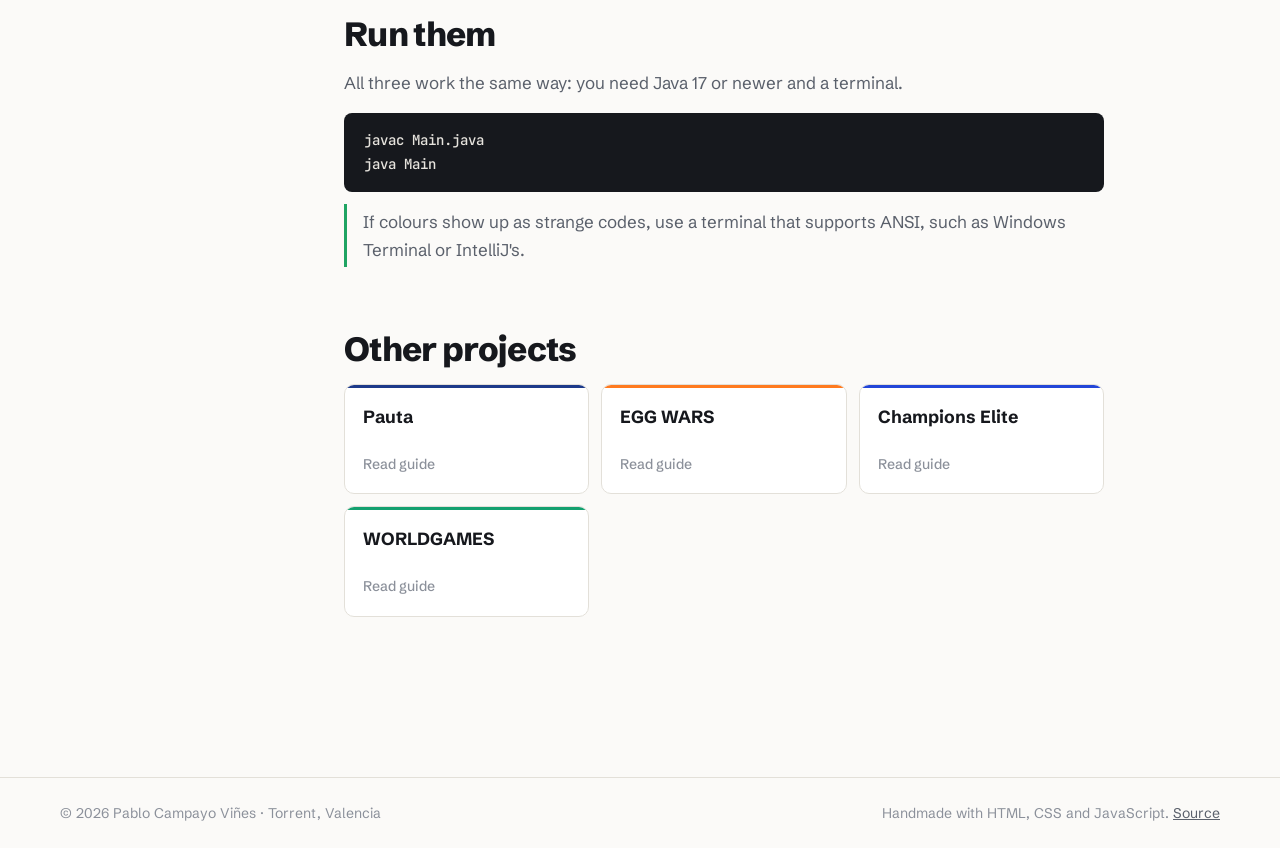
<file: proyectos/consola.html>
<!DOCTYPE html>
<html lang="es">
<head>
<meta charset="utf-8">
<meta name="viewport" content="width=device-width, initial-scale=1">
<title>Juegos de consola · Pablo Campayo Viñes</title>
<meta name="description" content="Juegos de consola en Java: Juego del Tesoro, Ahorcado de futbolistas y Árbol de Navidad.">
<meta name="theme-color" content="#fbfaf8">
<meta property="og:title" content="Juegos de consola · Pablo Campayo Viñes">
<meta property="og:description" content="Juegos de consola en Java: Juego del Tesoro, Ahorcado de futbolistas y Árbol de Navidad.">
<link rel="icon" href="data:image/svg+xml,%3Csvg xmlns='http://www.w3.org/2000/svg' viewBox='0 0 64 64'%3E%3Cdefs%3E%3ClinearGradient id='g' x1='0' y1='0' x2='1' y2='1'%3E%3Cstop offset='0' stop-color='%23ffb03a'/%3E%3Cstop offset='1' stop-color='%23ff6a1a'/%3E%3C/linearGradient%3E%3C/defs%3E%3Crect width='64' height='64' rx='16' fill='%232b1a0d'/%3E%3Ctext x='32' y='43' text-anchor='middle' font-family='Arial,sans-serif' font-weight='800' font-size='30' fill='url(%23g)'%3EPC%3C/text%3E%3C/svg%3E">
<script>document.documentElement.classList.add("js")</script>
<link rel="preconnect" href="https://fonts.googleapis.com"><link rel="preconnect" href="https://fonts.gstatic.com" crossorigin><link href="https://fonts.googleapis.com/css2?family=Schibsted+Grotesk:wght@400;500;600;700;800;900&family=JetBrains+Mono:wght@500&display=swap" rel="stylesheet">
<link rel="stylesheet" href="../style.css?v=202611251040">
</head>
<body>
<a class="skip" href="#main"><span class="es">Saltar al contenido</span><span class="en">Skip to content</span></a>
<header class="bar"><div class="wrap">
<a class="logo" href="../index.html"><i aria-hidden="true">PC</i>Pablo Campayo</a>
<nav class="nav" aria-label="Secciones"><a href="../index.html#experiencia"><span class="es">Mi CV</span><span class="en">My CV</span></a><a href="../index.html#proyectos"><span class="es">Proyectos</span><span class="en">Projects</span></a><a href="../index.html#contacto"><span class="es">Contacto</span><span class="en">Contact</span></a></nav>
<button class="lang" id="lang" type="button">English</button>
</div></header>

<main id="main" class="p-con" style="--acc:#1fa463;--acc-2:#0f3a22">
<section class="p-hero"><div class="wrap">
<div><a class="crumb" href="../index.html#proyectos">← <span class="es">Todos los proyectos</span><span class="en">All projects</span></a>
<h1><span class="es">Juegos de consola</span><span class="en">Console games</span></h1><p class="tl"><span class="es">Tres juegos en Java para la terminal que empezaron como ejercicios de clase.</span><span class="en">Three Java terminal games that started as class exercises.</span></p><ul class="chips"><li>Java 17</li><li><span class="es">Terminal</span><span class="en">Terminal</span></li><li><span class="es">Colores ANSI</span><span class="en">ANSI colours</span></li><li><span class="es">Matrices</span><span class="en">Arrays</span></li></ul><div class="ctas"><a class="btn solid" href="https://github.com/campayoo/JuegoDelTesoro" target="_blank" rel="noopener"><svg viewBox="0 0 24 24" fill="currentColor" aria-hidden="true"><path d="M12 .5A11.5 11.5 0 0 0 .5 12a11.5 11.5 0 0 0 7.86 10.92c.58.1.79-.25.79-.56v-2c-3.2.7-3.88-1.37-3.88-1.37-.52-1.33-1.28-1.69-1.28-1.69-1.05-.72.08-.7.08-.7 1.16.08 1.77 1.19 1.77 1.19 1.03 1.77 2.7 1.26 3.36.96.1-.75.4-1.26.73-1.55-2.55-.29-5.24-1.28-5.24-5.68 0-1.26.45-2.28 1.19-3.09-.12-.29-.52-1.46.11-3.05 0 0 .97-.31 3.17 1.18a11 11 0 0 1 5.77 0c2.2-1.49 3.17-1.18 3.17-1.18.63 1.59.23 2.76.11 3.05.74.81 1.19 1.83 1.19 3.09 0 4.41-2.69 5.38-5.25 5.67.41.36.78 1.06.78 2.14v3.17c0 .31.21.67.8.56A11.5 11.5 0 0 0 23.5 12 11.5 11.5 0 0 0 12 .5Z"/></svg> <span class="es">Juego del Tesoro</span><span class="en">Treasure hunt</span></a><a class="btn ghost" href="https://github.com/campayoo/AhorcadoJugadores" target="_blank" rel="noopener"><span class="es">Ahorcado</span><span class="en">Hangman</span></a><a class="btn ghost" href="https://github.com/campayoo/ArbolNavidad" target="_blank" rel="noopener"><span class="es">Árbol de Navidad</span><span class="en">Christmas tree</span></a></div></div>
<div class="shot"><svg viewBox="0 0 600 340" preserveAspectRatio="xMidYMid slice" role="img" aria-label="Terminal con el mapa del juego del tesoro"><rect width="600" height="340" fill="#0f1a12"/><circle cx="30" cy="26" r="7" fill="#ff5f56"/><circle cx="52" cy="26" r="7" fill="#ffbd2e"/><circle cx="74" cy="26" r="7" fill="#27c93f"/><text x="100" y="32" fill="#7ee2a8" font-family="JetBrains Mono,monospace" font-size="16">$ java Main</text><rect x="40" y="70" width="34" height="26" rx="4" fill="#2563eb" opacity=".9"/><rect x="78" y="70" width="34" height="26" rx="4" fill="#2563eb" opacity=".9"/><rect x="116" y="70" width="34" height="26" rx="4" fill="#22a35a" opacity=".9"/><rect x="154" y="70" width="34" height="26" rx="4" fill="#2563eb" opacity=".9"/><rect x="192" y="70" width="34" height="26" rx="4" fill="#2563eb" opacity=".9"/><rect x="230" y="70" width="34" height="26" rx="4" fill="#2563eb" opacity=".9"/><rect x="268" y="70" width="34" height="26" rx="4" fill="#2563eb" opacity=".9"/><rect x="306" y="70" width="34" height="26" rx="4" fill="#2563eb" opacity=".9"/><rect x="344" y="70" width="34" height="26" rx="4" fill="#2563eb" opacity=".9"/><rect x="382" y="70" width="34" height="26" rx="4" fill="#2563eb" opacity=".9"/><rect x="420" y="70" width="34" height="26" rx="4" fill="#2563eb" opacity=".9"/><rect x="458" y="70" width="34" height="26" rx="4" fill="#2563eb" opacity=".9"/><rect x="496" y="70" width="34" height="26" rx="4" fill="#2563eb" opacity=".9"/><rect x="534" y="70" width="34" height="26" rx="4" fill="#22a35a" opacity=".9"/><rect x="40" y="100" width="34" height="26" rx="4" fill="#2563eb" opacity=".9"/><rect x="78" y="100" width="34" height="26" rx="4" fill="#2563eb" opacity=".9"/><rect x="116" y="100" width="34" height="26" rx="4" fill="#22a35a" opacity=".9"/><rect x="154" y="100" width="34" height="26" rx="4" fill="#22a35a" opacity=".9"/><rect x="192" y="100" width="34" height="26" rx="4" fill="#22a35a" opacity=".9"/><rect x="230" y="100" width="34" height="26" rx="4" fill="#2563eb" opacity=".9"/><rect x="268" y="100" width="34" height="26" rx="4" fill="#22a35a" opacity=".9"/><rect x="306" y="100" width="34" height="26" rx="4" fill="#2563eb" opacity=".9"/><rect x="344" y="100" width="34" height="26" rx="4" fill="#22a35a" opacity=".9"/><rect x="382" y="100" width="34" height="26" rx="4" fill="#2563eb" opacity=".9"/><rect x="420" y="100" width="34" height="26" rx="4" fill="#2563eb" opacity=".9"/><rect x="458" y="100" width="34" height="26" rx="4" fill="#2563eb" opacity=".9"/><rect x="496" y="100" width="34" height="26" rx="4" fill="#2563eb" opacity=".9"/><rect x="534" y="100" width="34" height="26" rx="4" fill="#22a35a" opacity=".9"/><rect x="40" y="130" width="34" height="26" rx="4" fill="#2563eb" opacity=".9"/><rect x="78" y="130" width="34" height="26" rx="4" fill="#22a35a" opacity=".9"/><rect x="116" y="130" width="34" height="26" rx="4" fill="#22a35a" opacity=".9"/><rect x="154" y="130" width="34" height="26" rx="4" fill="#2563eb" opacity=".9"/><rect x="192" y="130" width="34" height="26" rx="4" fill="#2563eb" opacity=".9"/><rect x="230" y="130" width="34" height="26" rx="4" fill="#2563eb" opacity=".9"/><rect x="268" y="130" width="34" height="26" rx="4" fill="#2563eb" opacity=".9"/><rect x="306" y="130" width="34" height="26" rx="4" fill="#2563eb" opacity=".9"/><rect x="344" y="130" width="34" height="26" rx="4" fill="#22a35a" opacity=".9"/><rect x="382" y="130" width="34" height="26" rx="4" fill="#2563eb" opacity=".9"/><rect x="420" y="130" width="34" height="26" rx="4" fill="#2563eb" opacity=".9"/><rect x="458" y="130" width="34" height="26" rx="4" fill="#22a35a" opacity=".9"/><rect x="496" y="130" width="34" height="26" rx="4" fill="#2563eb" opacity=".9"/><rect x="534" y="130" width="34" height="26" rx="4" fill="#2563eb" opacity=".9"/><rect x="40" y="160" width="34" height="26" rx="4" fill="#22a35a" opacity=".9"/><rect x="78" y="160" width="34" height="26" rx="4" fill="#22a35a" opacity=".9"/><rect x="116" y="160" width="34" height="26" rx="4" fill="#2563eb" opacity=".9"/><rect x="154" y="160" width="34" height="26" rx="4" fill="#22a35a" opacity=".9"/><rect x="192" y="160" width="34" height="26" rx="4" fill="#2563eb" opacity=".9"/><rect x="230" y="160" width="34" height="26" rx="4" fill="#22a35a" opacity=".9"/><rect x="268" y="160" width="34" height="26" rx="4" fill="#22a35a" opacity=".9"/><rect x="306" y="160" width="34" height="26" rx="4" fill="#2563eb" opacity=".9"/><rect x="344" y="160" width="34" height="26" rx="4" fill="#22a35a" opacity=".9"/><rect x="382" y="160" width="34" height="26" rx="4" fill="#2563eb" opacity=".9"/><rect x="420" y="160" width="34" height="26" rx="4" fill="#2563eb" opacity=".9"/><rect x="458" y="160" width="34" height="26" rx="4" fill="#22a35a" opacity=".9"/><rect x="496" y="160" width="34" height="26" rx="4" fill="#2563eb" opacity=".9"/><rect x="534" y="160" width="34" height="26" rx="4" fill="#2563eb" opacity=".9"/><rect x="40" y="190" width="34" height="26" rx="4" fill="#2563eb" opacity=".9"/><rect x="78" y="190" width="34" height="26" rx="4" fill="#22a35a" opacity=".9"/><rect x="116" y="190" width="34" height="26" rx="4" fill="#22a35a" opacity=".9"/><rect x="154" y="190" width="34" height="26" rx="4" fill="#22a35a" opacity=".9"/><rect x="192" y="190" width="34" height="26" rx="4" fill="#22a35a" opacity=".9"/><rect x="230" y="190" width="34" height="26" rx="4" fill="#2563eb" opacity=".9"/><rect x="268" y="190" width="34" height="26" rx="4" fill="#22a35a" opacity=".9"/><rect x="306" y="190" width="34" height="26" rx="4" fill="#22a35a" opacity=".9"/><rect x="344" y="190" width="34" height="26" rx="4" fill="#22a35a" opacity=".9"/><rect x="382" y="190" width="34" height="26" rx="4" fill="#2563eb" opacity=".9"/><rect x="420" y="190" width="34" height="26" rx="4" fill="#22a35a" opacity=".9"/><rect x="458" y="190" width="34" height="26" rx="4" fill="#22a35a" opacity=".9"/><rect x="496" y="190" width="34" height="26" rx="4" fill="#2563eb" opacity=".9"/><rect x="534" y="190" width="34" height="26" rx="4" fill="#22a35a" opacity=".9"/><rect x="40" y="220" width="34" height="26" rx="4" fill="#2563eb" opacity=".9"/><rect x="78" y="220" width="34" height="26" rx="4" fill="#22a35a" opacity=".9"/><rect x="116" y="220" width="34" height="26" rx="4" fill="#22a35a" opacity=".9"/><rect x="154" y="220" width="34" height="26" rx="4" fill="#22a35a" opacity=".9"/><rect x="192" y="220" width="34" height="26" rx="4" fill="#22a35a" opacity=".9"/><rect x="230" y="220" width="34" height="26" rx="4" fill="#2563eb" opacity=".9"/><rect x="268" y="220" width="34" height="26" rx="4" fill="#2563eb" opacity=".9"/><rect x="306" y="220" width="34" height="26" rx="4" fill="#22a35a" opacity=".9"/><rect x="344" y="220" width="34" height="26" rx="4" fill="#2563eb" opacity=".9"/><rect x="382" y="220" width="34" height="26" rx="4" fill="#2563eb" opacity=".9"/><rect x="420" y="220" width="34" height="26" rx="4" fill="#2563eb" opacity=".9"/><rect x="458" y="220" width="34" height="26" rx="4" fill="#2563eb" opacity=".9"/><rect x="496" y="220" width="34" height="26" rx="4" fill="#2563eb" opacity=".9"/><rect x="534" y="220" width="34" height="26" rx="4" fill="#22a35a" opacity=".9"/><rect x="40" y="250" width="34" height="26" rx="4" fill="#2563eb" opacity=".9"/><rect x="78" y="250" width="34" height="26" rx="4" fill="#2563eb" opacity=".9"/><rect x="116" y="250" width="34" height="26" rx="4" fill="#2563eb" opacity=".9"/><rect x="154" y="250" width="34" height="26" rx="4" fill="#22a35a" opacity=".9"/><rect x="192" y="250" width="34" height="26" rx="4" fill="#2563eb" opacity=".9"/><rect x="230" y="250" width="34" height="26" rx="4" fill="#2563eb" opacity=".9"/><rect x="268" y="250" width="34" height="26" rx="4" fill="#2563eb" opacity=".9"/><rect x="306" y="250" width="34" height="26" rx="4" fill="#22a35a" opacity=".9"/><rect x="344" y="250" width="34" height="26" rx="4" fill="#22a35a" opacity=".9"/><rect x="382" y="250" width="34" height="26" rx="4" fill="#22a35a" opacity=".9"/><rect x="420" y="250" width="34" height="26" rx="4" fill="#2563eb" opacity=".9"/><rect x="458" y="250" width="34" height="26" rx="4" fill="#2563eb" opacity=".9"/><rect x="496" y="250" width="34" height="26" rx="4" fill="#2563eb" opacity=".9"/><rect x="534" y="250" width="34" height="26" rx="4" fill="#22a35a" opacity=".9"/><rect x="40" y="280" width="34" height="26" rx="4" fill="#22a35a" opacity=".9"/><rect x="78" y="280" width="34" height="26" rx="4" fill="#2563eb" opacity=".9"/><rect x="116" y="280" width="34" height="26" rx="4" fill="#2563eb" opacity=".9"/><rect x="154" y="280" width="34" height="26" rx="4" fill="#2563eb" opacity=".9"/><rect x="192" y="280" width="34" height="26" rx="4" fill="#2563eb" opacity=".9"/><rect x="230" y="280" width="34" height="26" rx="4" fill="#2563eb" opacity=".9"/><rect x="268" y="280" width="34" height="26" rx="4" fill="#22a35a" opacity=".9"/><rect x="306" y="280" width="34" height="26" rx="4" fill="#2563eb" opacity=".9"/><rect x="344" y="280" width="34" height="26" rx="4" fill="#2563eb" opacity=".9"/><rect x="382" y="280" width="34" height="26" rx="4" fill="#2563eb" opacity=".9"/><rect x="420" y="280" width="34" height="26" rx="4" fill="#2563eb" opacity=".9"/><rect x="458" y="280" width="34" height="26" rx="4" fill="#22a35a" opacity=".9"/><rect x="496" y="280" width="34" height="26" rx="4" fill="#22a35a" opacity=".9"/><rect x="534" y="280" width="34" height="26" rx="4" fill="#22a35a" opacity=".9"/><rect x="40" y="70" width="34" height="26" rx="4" fill="#22a35a"/><circle cx="57" cy="83" r="7" fill="#fff"/><rect x="496" y="250" width="34" height="26" rx="4" fill="#ffd36e"><animate attributeName="opacity" values="1;.3;1" dur="1s" repeatCount="indefinite"/></rect><path d="M506 263h14v10h-14z" fill="#8a5a00"/><text x="40" y="330" fill="#7ee2a8" font-family="JetBrains Mono,monospace" font-size="15">Movimiento (W/A/S/D, Q para salir): <tspan fill="#fff">D<animate attributeName="opacity" values="1;0;1" dur="1s" repeatCount="indefinite"/></tspan></text></svg></div>
</div></section>
<div class="wrap p-body">
<aside class="toc" aria-label="Índice"><b><span class="es">En esta guía</span><span class="en">In this guide</span></b><ol><li><a href="#tesoro"><span class="es">Juego del Tesoro</span><span class="en">Treasure hunt</span></a></li><li><a href="#ahorcado"><span class="es">Ahorcado de futbolistas</span><span class="en">Football hangman</span></a></li><li><a href="#arbol"><span class="es">Árbol de Navidad</span><span class="en">Christmas tree</span></a></li><li><a href="#ejecutar"><span class="es">Ejecutarlos</span><span class="en">Run them</span></a></li></ol></aside>
<div class="doc"><section id="tesoro" class="rv"><h2><span class="es">Juego del Tesoro</span><span class="en">Treasure hunt</span></h2><p class="lede"><span class="es">Te mueves por un mapa de agua y tierra hasta encontrar el tesoro. Cada partida genera un mapa nuevo.</span><span class="en">You move across a map of water and land until you find the treasure. Every game generates a new map.</span></p><ol class="big-steps"><li class="rv"><div><b><span class="es">El mapa</span><span class="en">The map</span></b><span class="es">Una cuadrícula con un 60 % de agua y un 40 % de tierra. El juego se asegura de que siempre hay un camino por tierra hasta el tesoro.</span><span class="en">A grid that is 60% water and 40% land. The game makes sure there is always a land path to the treasure.</span></div></li><li class="rv"><div><b><span class="es">Muévete</span><span class="en">Move</span></b><span class="es">Sólo puedes pisar tierra; el agua no se cruza.</span><span class="en">You can only walk on land; water cannot be crossed.</span></div></li><li class="rv"><div><b><span class="es">Gana</span><span class="en">Win</span></b><span class="es">Al encontrar el tesoro te dice cuántos movimientos has hecho.</span><span class="en">When you find the treasure it tells you how many moves you made.</span></div></li></ol><ul class="keys"><li><kbd>W</kbd> <span class="es">arriba</span><span class="en">up</span></li><li><kbd>A</kbd> <span class="es">izquierda</span><span class="en">left</span></li><li><kbd>S</kbd> <span class="es">abajo</span><span class="en">down</span></li><li><kbd>D</kbd> <span class="es">derecha</span><span class="en">right</span></li><li><kbd>Q</kbd> <span class="es">rendirse</span><span class="en">give up</span></li></ul><div class="tree"><span class="d">JuegoDelTesoro/</span>
├── Main.java      <span class="c"><span class="es">// lógica del juego</span><span class="en">// game logic</span></span>
├── Terrenos.java  <span class="c"><span class="es">// tipos de casilla</span><span class="en">// cell types</span></span>
└── Colores.java   <span class="c"><span class="es">// colores ANSI</span><span class="en">// ANSI colours</span></span></div></section><section id="ahorcado" class="rv"><h2><span class="es">Ahorcado de futbolistas</span><span class="en">Football hangman</span></h2><p><span class="es">El ahorcado de toda la vida, pero las palabras son nombres de futbolistas. Vas probando letras hasta adivinar el jugador antes de quedarte sin intentos.</span><span class="en">Classic hangman, but the words are football players' names. You guess letters until you find the player before running out of tries.</span></p></section><section id="arbol" class="rv"><h2><span class="es">Árbol de Navidad</span><span class="en">Christmas tree</span></h2><p><span class="es">Dibuja un árbol de Navidad en la terminal con bucles y colores ANSI. Un ejercicio pequeño para practicar bucles anidados.</span><span class="en">Draws a Christmas tree in the terminal with loops and ANSI colours. A small exercise to practise nested loops.</span></p></section><section id="ejecutar" class="rv"><h2><span class="es">Ejecutarlos</span><span class="en">Run them</span></h2><p><span class="es">Los tres funcionan igual: necesitas Java 17 o superior y una terminal.</span><span class="en">All three work the same way: you need Java 17 or newer and a terminal.</span></p><div class="cmd">javac Main.java
java Main</div><p class="note"><span class="es">Si los colores salen como códigos raros, usa una terminal que entienda ANSI, como Windows Terminal o la de IntelliJ.</span><span class="en">If colours show up as strange codes, use a terminal that supports ANSI, such as Windows Terminal or IntelliJ's.</span></p></section>
<section id="mas" class="rv"><h2><span class="es">Otros proyectos</span><span class="en">Other projects</span></h2><div class="others"><a href="pauta.html" style="--acc:#1d3a8a;--acc-2:#14275e">Pauta<small><span class="es">Ver guía</span><span class="en">Read guide</span></small></a><a href="eggwars.html" style="--acc:#ff7a1f;--acc-2:#ffb03a">EGG WARS<small><span class="es">Ver guía</span><span class="en">Read guide</span></small></a><a href="champions.html" style="--acc:#2346d8;--acc-2:#0b1e5b">Champions Elite<small><span class="es">Ver guía</span><span class="en">Read guide</span></small></a><a href="worldgames.html" style="--acc:#13a06f;--acc-2:#0a6fa8">WORLDGAMES<small><span class="es">Ver guía</span><span class="en">Read guide</span></small></a></div></section>
</div></div>
</main>
<footer><div class="wrap">
<span>© <span id="year">2026</span> Pablo Campayo Viñes · Torrent, Valencia</span>
<span><span class="es">Hecha a mano con HTML, CSS y JavaScript.</span><span class="en">Handmade with HTML, CSS and JavaScript.</span> <a href="https://github.com/campayoo/campayoo.github.io" target="_blank" rel="noopener"><span class="es">Código</span><span class="en">Source</span></a></span>
</div></footer>
<script src="../main.js?v=202611231400" defer></script>
</body>
</html>
</file>
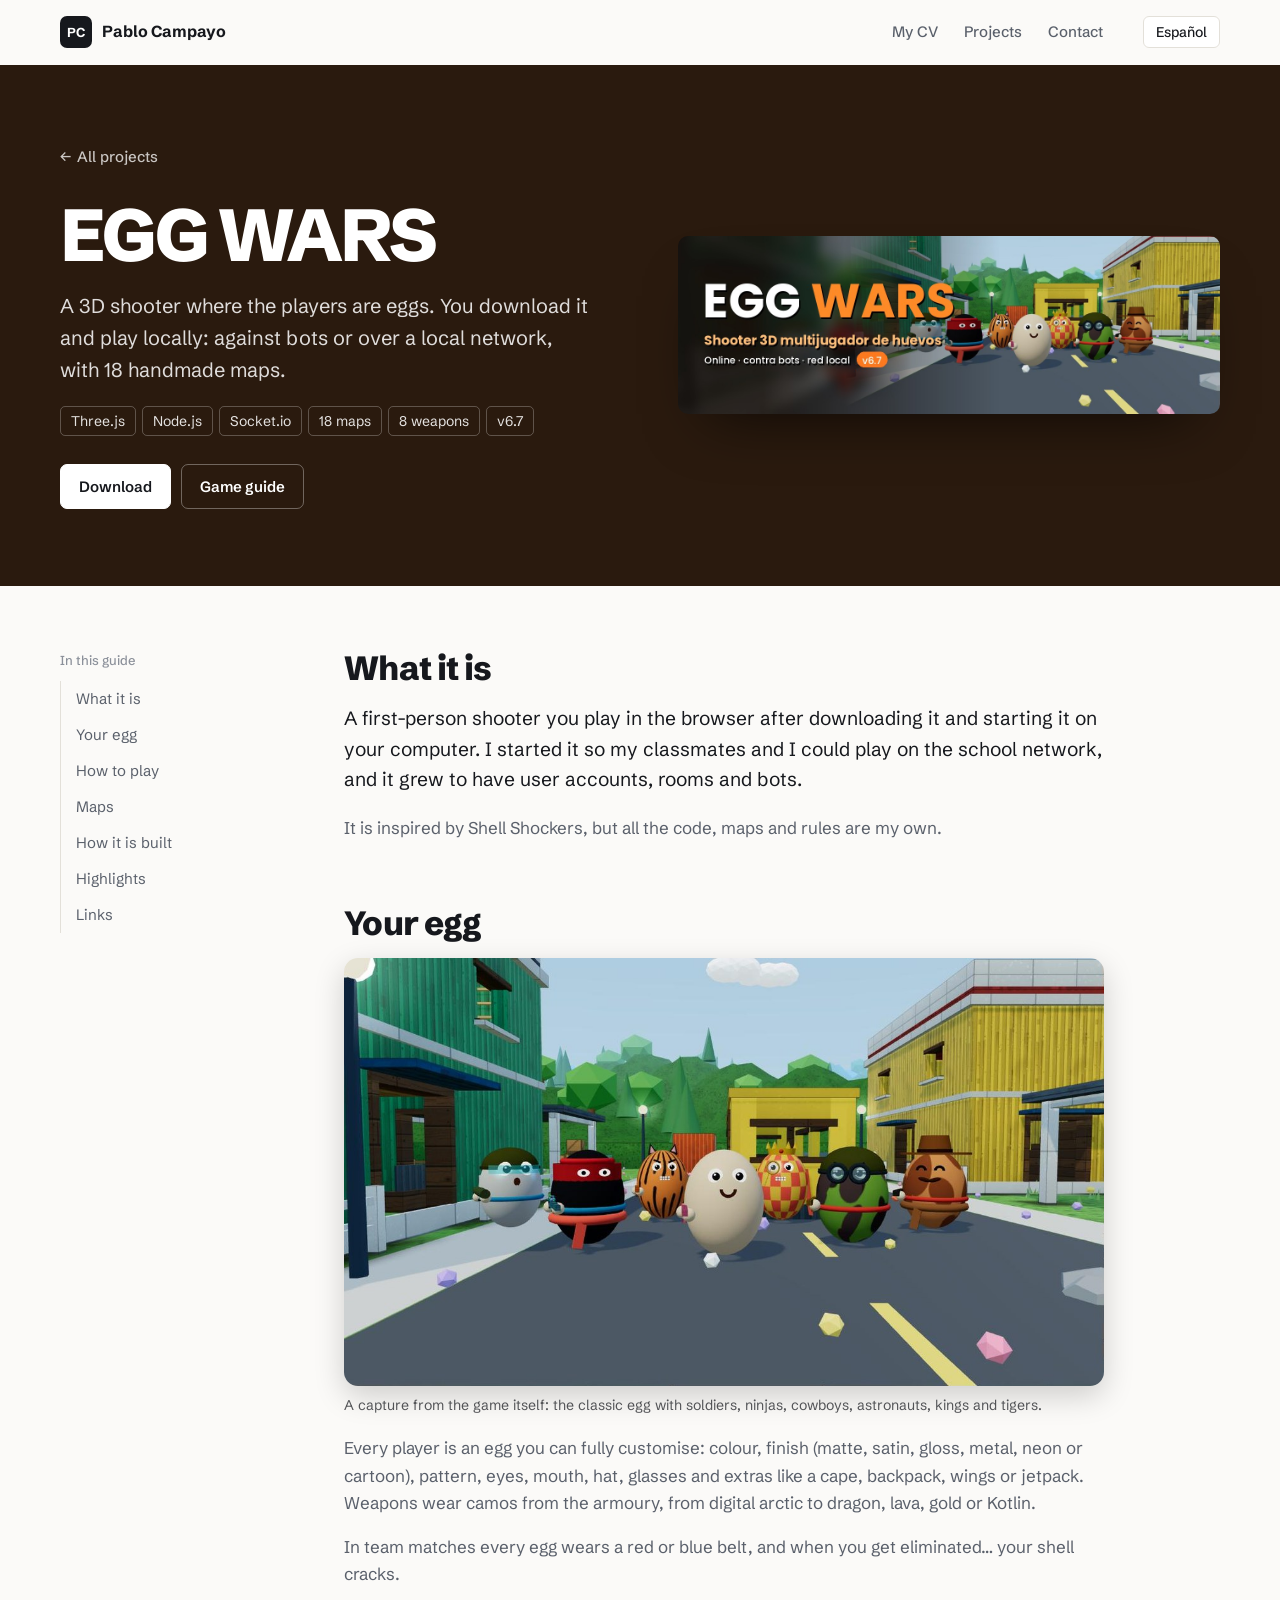
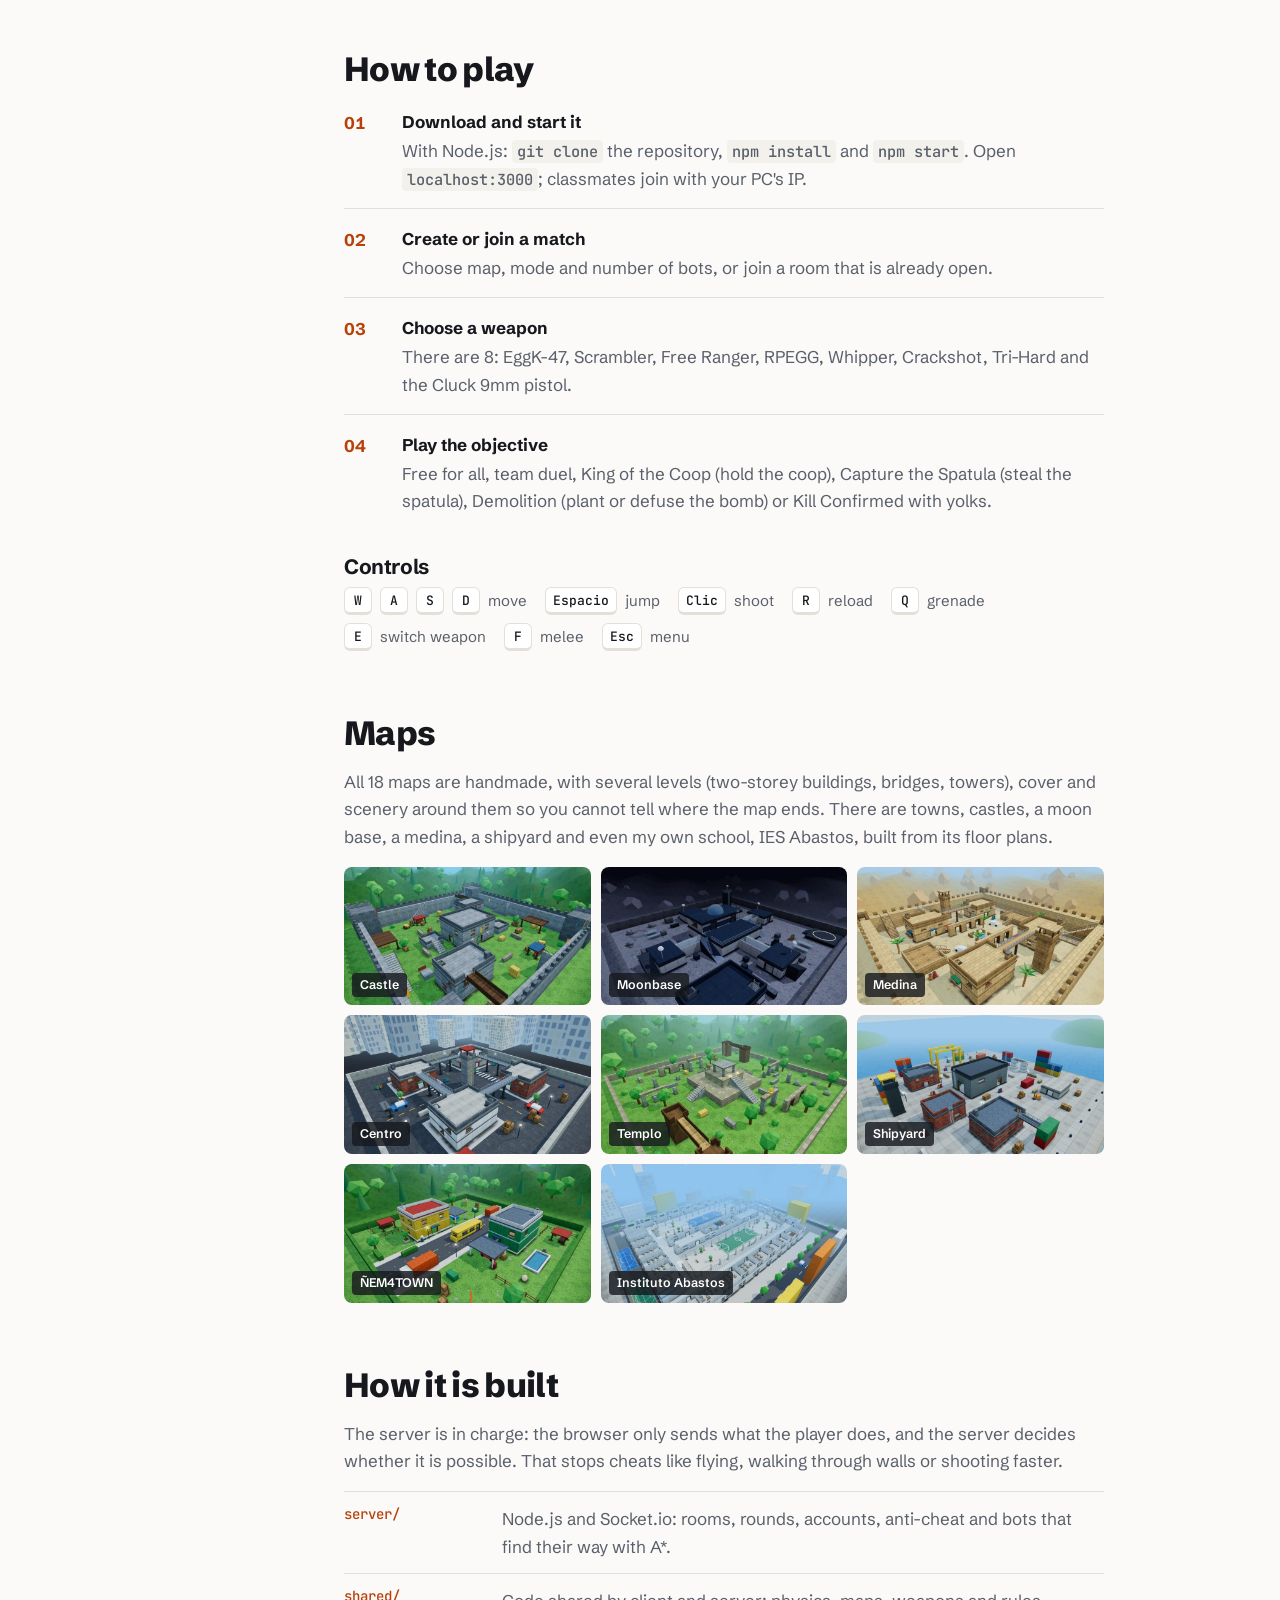
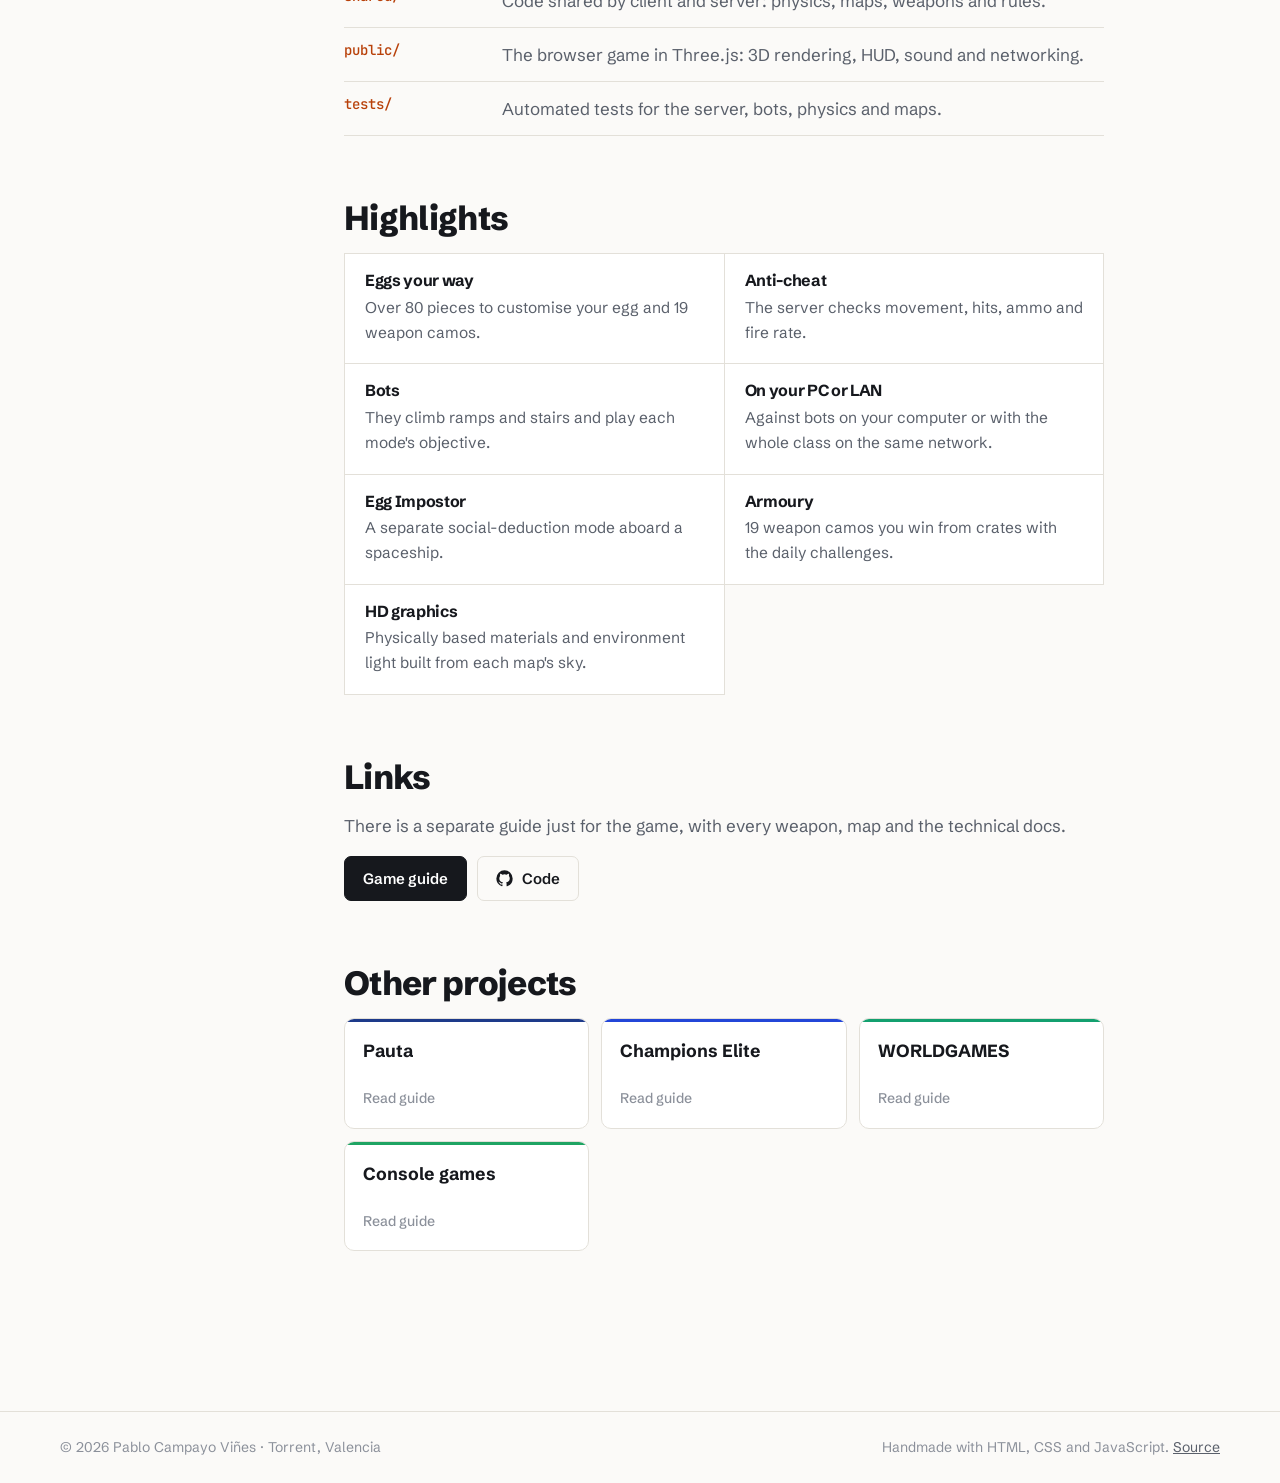
<file: proyectos/eggwars.html>
<!DOCTYPE html>
<html lang="es">
<head>
<meta charset="utf-8">
<meta name="viewport" content="width=device-width, initial-scale=1">
<title>EGG WARS · Pablo Campayo Viñes</title>
<meta name="description" content="EGG WARS: shooter 3D multijugador de huevos en el navegador. Cómo se juega, mapas y cómo está hecho.">
<meta name="theme-color" content="#fbfaf8">
<meta property="og:title" content="EGG WARS · Pablo Campayo Viñes">
<meta property="og:description" content="EGG WARS: shooter 3D multijugador de huevos en el navegador. Cómo se juega, mapas y cómo está hecho.">
<link rel="icon" href="data:image/svg+xml,%3Csvg xmlns='http://www.w3.org/2000/svg' viewBox='0 0 64 64'%3E%3Cdefs%3E%3ClinearGradient id='g' x1='0' y1='0' x2='1' y2='1'%3E%3Cstop offset='0' stop-color='%23ffb03a'/%3E%3Cstop offset='1' stop-color='%23ff6a1a'/%3E%3C/linearGradient%3E%3C/defs%3E%3Crect width='64' height='64' rx='16' fill='%232b1a0d'/%3E%3Ctext x='32' y='43' text-anchor='middle' font-family='Arial,sans-serif' font-weight='800' font-size='30' fill='url(%23g)'%3EPC%3C/text%3E%3C/svg%3E">
<script>document.documentElement.classList.add("js")</script>
<link rel="preconnect" href="https://fonts.googleapis.com"><link rel="preconnect" href="https://fonts.gstatic.com" crossorigin><link href="https://fonts.googleapis.com/css2?family=Schibsted+Grotesk:wght@400;500;600;700;800;900&family=JetBrains+Mono:wght@500&display=swap" rel="stylesheet">
<link rel="stylesheet" href="../style.css?v=202611251040">
</head>
<body>
<a class="skip" href="#main"><span class="es">Saltar al contenido</span><span class="en">Skip to content</span></a>
<header class="bar"><div class="wrap">
<a class="logo" href="../index.html"><i aria-hidden="true">PC</i>Pablo Campayo</a>
<nav class="nav" aria-label="Secciones"><a href="../index.html#experiencia"><span class="es">Mi CV</span><span class="en">My CV</span></a><a href="../index.html#proyectos"><span class="es">Proyectos</span><span class="en">Projects</span></a><a href="../index.html#contacto"><span class="es">Contacto</span><span class="en">Contact</span></a></nav>
<button class="lang" id="lang" type="button">English</button>
</div></header>

<main id="main" class="p-egg" style="--acc:#ff7a1f;--acc-2:#ffb03a">
<section class="p-hero"><div class="wrap">
<div><a class="crumb" href="../index.html#proyectos">← <span class="es">Todos los proyectos</span><span class="en">All projects</span></a>
<h1>EGG WARS</h1><p class="tl"><span class="es">Shooter en 3D en el que los jugadores son huevos. Se descarga y se juega en local: contra bots o en red local, con 18 mapas hechos a mano.</span><span class="en">A 3D shooter where the players are eggs. You download it and play locally: against bots or over a local network, with 18 handmade maps.</span></p><ul class="chips"><li>Three.js</li><li>Node.js</li><li>Socket.io</li><li><span class="es">18 mapas</span><span class="en">18 maps</span></li><li><span class="es">8 armas</span><span class="en">8 weapons</span></li><li>v6.7</li></ul><div class="ctas"><a class="btn solid" href="https://github.com/campayoo/EggWars" target="_blank" rel="noopener"><span class="es">Descargar</span><span class="en">Download</span></a><a class="btn ghost" href="https://campayoo.github.io/EggWars/" target="_blank" rel="noopener"><span class="es">Guía del juego</span><span class="en">Game guide</span></a></div></div>
<div class="shot"><img src="../img/eg-banner.jpg?v=2" alt="EGG WARS: huevos armados en una calle del juego" width="1280" height="420"></div>
</div></section>
<div class="wrap p-body">
<aside class="toc" aria-label="Índice"><b><span class="es">En esta guía</span><span class="en">In this guide</span></b><ol><li><a href="#que"><span class="es">Qué es</span><span class="en">What it is</span></a></li><li><a href="#huevos"><span class="es">Tu huevo</span><span class="en">Your egg</span></a></li><li><a href="#jugar"><span class="es">Cómo se juega</span><span class="en">How to play</span></a></li><li><a href="#mapas"><span class="es">Mapas</span><span class="en">Maps</span></a></li><li><a href="#como"><span class="es">Cómo está hecho</span><span class="en">How it is built</span></a></li><li><a href="#caract"><span class="es">Lo más destacado</span><span class="en">Highlights</span></a></li><li><a href="#enlaces"><span class="es">Enlaces</span><span class="en">Links</span></a></li></ol></aside>
<div class="doc"><section id="que" class="rv"><h2><span class="es">Qué es</span><span class="en">What it is</span></h2><p class="lede"><span class="es">Un juego de disparos en primera persona que se juega en el navegador después de descargarlo y arrancarlo en tu ordenador. Lo empecé para jugar con mis compañeros en la red del instituto y fue creciendo hasta tener cuentas de usuario, salas y bots.</span><span class="en">A first-person shooter you play in the browser after downloading it and starting it on your computer. I started it so my classmates and I could play on the school network, and it grew to have user accounts, rooms and bots.</span></p><p><span class="es">Está inspirado en Shell Shockers, pero todo el código, los mapas y las reglas son míos.</span><span class="en">It is inspired by Shell Shockers, but all the code, maps and rules are my own.</span></p></section><section id="huevos" class="rv"><h2><span class="es">Tu huevo</span><span class="en">Your egg</span></h2><figure class="pic"><img src="../img/eg-huevos-grande.jpg" alt="Siete huevos de EGG WARS con distintos sombreros, gafas, estampados y armas" loading="lazy" width="1200" height="675"><figcaption><span class="es">Captura del propio juego: el huevo clásico con soldados, ninjas, vaqueros, astronautas, reyes y tigres.</span><span class="en">A capture from the game itself: the classic egg with soldiers, ninjas, cowboys, astronauts, kings and tigers.</span></figcaption></figure><p><span class="es">Cada jugador es un huevo que se personaliza entero: color, acabado (mate, satinado, brillo, metal, neón o dibujo animado), estampado, ojos, boca, sombrero, gafas y complementos como capa, mochila, alas o jetpack. Las armas llevan camuflajes de la armería, desde el ártico digital hasta el dragón, la lava, el oro o Kotlin.</span><span class="en">Every player is an egg you can fully customise: colour, finish (matte, satin, gloss, metal, neon or cartoon), pattern, eyes, mouth, hat, glasses and extras like a cape, backpack, wings or jetpack. Weapons wear camos from the armoury, from digital arctic to dragon, lava, gold or Kotlin.</span></p><p><span class="es">En las partidas por equipos cada huevo lleva un cinturón rojo o azul, y cuando te eliminan… se te rompe la cáscara.</span><span class="en">In team matches every egg wears a red or blue belt, and when you get eliminated… your shell cracks.</span></p></section><section id="jugar" class="rv"><h2><span class="es">Cómo se juega</span><span class="en">How to play</span></h2><ol class="big-steps"><li class="rv"><div><b><span class="es">Descárgalo y arráncalo</span><span class="en">Download and start it</span></b><span class="es">Con Node.js: <code>git clone</code> del repositorio, <code>npm install</code> y <code>npm start</code>. Abre <code>localhost:3000</code>; tus compañeros entran con la IP de tu PC.</span><span class="en">With Node.js: <code>git clone</code> the repository, <code>npm install</code> and <code>npm start</code>. Open <code>localhost:3000</code>; classmates join with your PC's IP.</span></div></li><li class="rv"><div><b><span class="es">Crea partida o únete</span><span class="en">Create or join a match</span></b><span class="es">Elige mapa, modo y número de bots, o entra en una sala que ya esté abierta.</span><span class="en">Choose map, mode and number of bots, or join a room that is already open.</span></div></li><li class="rv"><div><b><span class="es">Elige arma</span><span class="en">Choose a weapon</span></b><span class="es">Hay 8: EggK-47, Scrambler, Free Ranger, RPEGG, Whipper, Crackshot, Tri-Hard y la pistola Cluck 9mm.</span><span class="en">There are 8: EggK-47, Scrambler, Free Ranger, RPEGG, Whipper, Crackshot, Tri-Hard and the Cluck 9mm pistol.</span></div></li><li class="rv"><div><b><span class="es">Cumple el objetivo del modo</span><span class="en">Play the objective</span></b><span class="es">Todos contra todos, duelo por equipos, King of the Coop (conquistar el gallinero), Capture the Spatula (robar la espátula), Demolición (plantar o desactivar la bomba) o Yema Confirmada (recoger las yemas).</span><span class="en">Free for all, team duel, King of the Coop (hold the coop), Capture the Spatula (steal the spatula), Demolition (plant or defuse the bomb) or Kill Confirmed with yolks.</span></div></li></ol><h3 style="margin:26px 0 6px;font-size:1.3rem"><span class="es">Controles</span><span class="en">Controls</span></h3><ul class="keys"><li><kbd>W</kbd><kbd>A</kbd><kbd>S</kbd><kbd>D</kbd> <span class="es">moverse</span><span class="en">move</span></li><li><kbd>Espacio</kbd> <span class="es">saltar</span><span class="en">jump</span></li><li><kbd>Clic</kbd> <span class="es">disparar</span><span class="en">shoot</span></li><li><kbd>R</kbd> <span class="es">recargar</span><span class="en">reload</span></li><li><kbd>Q</kbd> <span class="es">granada</span><span class="en">grenade</span></li><li><kbd>E</kbd> <span class="es">cambiar arma</span><span class="en">switch weapon</span></li><li><kbd>F</kbd> <span class="es">golpe</span><span class="en">melee</span></li><li><kbd>Esc</kbd> <span class="es">menú</span><span class="en">menu</span></li></ul></section><section id="mapas" class="rv"><h2><span class="es">Mapas</span><span class="en">Maps</span></h2><p><span class="es">Los 18 mapas están hechos a mano, con varios niveles (edificios de dos pisos, puentes, torres), coberturas y un paisaje alrededor para que no se note dónde acaba el mapa. Hay pueblos, castillos, una base lunar, una medina, un puerto y hasta mi instituto, el IES Abastos, sacado de sus planos.</span><span class="en">All 18 maps are handmade, with several levels (two-storey buildings, bridges, towers), cover and scenery around them so you cannot tell where the map ends. There are towns, castles, a moon base, a medina, a shipyard and even my own school, IES Abastos, built from its floor plans.</span></p><div class="gallery"><figure><img src="../img/eg-castle.jpg" alt="Mapa Castle" loading="lazy" width="800" height="450"><figcaption>Castle</figcaption></figure><figure><img src="../img/eg-moonbase.jpg" alt="Mapa Moonbase" loading="lazy" width="800" height="450"><figcaption>Moonbase</figcaption></figure><figure><img src="../img/eg-medina.jpg" alt="Mapa Medina" loading="lazy" width="800" height="450"><figcaption>Medina</figcaption></figure><figure><img src="../img/eg-downtown.jpg" alt="Mapa Centro" loading="lazy" width="800" height="450"><figcaption>Centro</figcaption></figure><figure><img src="../img/eg-temple.jpg" alt="Mapa Templo" loading="lazy" width="800" height="450"><figcaption>Templo</figcaption></figure><figure><img src="../img/eg-shipyard.jpg" alt="Mapa Shipyard" loading="lazy" width="800" height="450"><figcaption>Shipyard</figcaption></figure><figure><img src="../img/eg-pruebas.jpg" alt="Mapa ÑEM4TOWN" loading="lazy" width="800" height="450"><figcaption>ÑEM4TOWN</figcaption></figure><figure><img src="../img/eg-abastos.jpg" alt="Mapa Instituto Abastos" loading="lazy" width="800" height="450"><figcaption>Instituto Abastos</figcaption></figure></div></section><section id="como" class="rv"><h2><span class="es">Cómo está hecho</span><span class="en">How it is built</span></h2><p><span class="es">El servidor manda: el navegador sólo envía lo que hace el jugador y el servidor decide si es posible. Así se evitan trampas como volar, atravesar paredes o disparar más rápido.</span><span class="en">The server is in charge: the browser only sends what the player does, and the server decides whether it is possible. That stops cheats like flying, walking through walls or shooting faster.</span></p><div class="layers"><div><b>server/</b><span><span class="es">Node.js y Socket.io: salas, rondas, cuentas, anti-trampas y bots que buscan camino con A*.</span><span class="en">Node.js and Socket.io: rooms, rounds, accounts, anti-cheat and bots that find their way with A*.</span></span></div><div><b>shared/</b><span><span class="es">Código común a cliente y servidor: físicas, mapas, armas y reglas.</span><span class="en">Code shared by client and server: physics, maps, weapons and rules.</span></span></div><div><b>public/</b><span><span class="es">El juego en el navegador con Three.js: render 3D, HUD, sonido y red.</span><span class="en">The browser game in Three.js: 3D rendering, HUD, sound and networking.</span></span></div><div><b>tests/</b><span><span class="es">Pruebas automáticas del servidor, los bots, las físicas y los mapas.</span><span class="en">Automated tests for the server, bots, physics and maps.</span></span></div></div></section><section id="caract" class="rv"><h2><span class="es">Lo más destacado</span><span class="en">Highlights</span></h2><div class="feat"><div class="rv"><h3><span class="es">Huevos a tu gusto</span><span class="en">Eggs your way</span></h3><p><span class="es">Más de 80 piezas para personalizar el huevo y 19 camuflajes de armas.</span><span class="en">Over 80 pieces to customise your egg and 19 weapon camos.</span></p></div><div class="rv"><h3><span class="es">Anti-trampas</span><span class="en">Anti-cheat</span></h3><p><span class="es">El servidor comprueba movimiento, impactos, munición y cadencia.</span><span class="en">The server checks movement, hits, ammo and fire rate.</span></p></div><div class="rv"><h3>Bots</h3><p><span class="es">Suben rampas y escaleras y juegan el objetivo de cada modo.</span><span class="en">They climb ramps and stairs and play each mode's objective.</span></p></div><div class="rv"><h3><span class="es">En tu PC o en red local</span><span class="en">On your PC or LAN</span></h3><p><span class="es">Contra bots en tu ordenador o con toda la clase en la misma red.</span><span class="en">Against bots on your computer or with the whole class on the same network.</span></p></div><div class="rv"><h3><span class="es">Huevo Impostor</span><span class="en">Egg Impostor</span></h3><p><span class="es">Un modo aparte de deducción social a bordo de una nave.</span><span class="en">A separate social-deduction mode aboard a spaceship.</span></p></div><div class="rv"><h3><span class="es">Armería</span><span class="en">Armoury</span></h3><p><span class="es">19 camuflajes de armas que se ganan en hueveras con los retos diarios.</span><span class="en">19 weapon camos you win from crates with the daily challenges.</span></p></div><div class="rv"><h3><span class="es">Gráficos HD</span><span class="en">HD graphics</span></h3><p><span class="es">Materiales físicos y luz de entorno generada con el cielo de cada mapa.</span><span class="en">Physically based materials and environment light built from each map's sky.</span></p></div></div></section><section id="enlaces" class="rv"><h2><span class="es">Enlaces</span><span class="en">Links</span></h2><p><span class="es">Hay una guía aparte sólo del juego, con todas las armas, mapas y la documentación técnica.</span><span class="en">There is a separate guide just for the game, with every weapon, map and the technical docs.</span></p><div class="ctas"><a class="btn solid" href="https://campayoo.github.io/EggWars/" target="_blank" rel="noopener"><span class="es">Guía del juego</span><span class="en">Game guide</span></a><a class="btn ghost" href="https://github.com/campayoo/EggWars" target="_blank" rel="noopener"><svg viewBox="0 0 24 24" fill="currentColor" aria-hidden="true"><path d="M12 .5A11.5 11.5 0 0 0 .5 12a11.5 11.5 0 0 0 7.86 10.92c.58.1.79-.25.79-.56v-2c-3.2.7-3.88-1.37-3.88-1.37-.52-1.33-1.28-1.69-1.28-1.69-1.05-.72.08-.7.08-.7 1.16.08 1.77 1.19 1.77 1.19 1.03 1.77 2.7 1.26 3.36.96.1-.75.4-1.26.73-1.55-2.55-.29-5.24-1.28-5.24-5.68 0-1.26.45-2.28 1.19-3.09-.12-.29-.52-1.46.11-3.05 0 0 .97-.31 3.17 1.18a11 11 0 0 1 5.77 0c2.2-1.49 3.17-1.18 3.17-1.18.63 1.59.23 2.76.11 3.05.74.81 1.19 1.83 1.19 3.09 0 4.41-2.69 5.38-5.25 5.67.41.36.78 1.06.78 2.14v3.17c0 .31.21.67.8.56A11.5 11.5 0 0 0 23.5 12 11.5 11.5 0 0 0 12 .5Z"/></svg> <span class="es">Código</span><span class="en">Code</span></a></div></section>
<section id="mas" class="rv"><h2><span class="es">Otros proyectos</span><span class="en">Other projects</span></h2><div class="others"><a href="pauta.html" style="--acc:#1d3a8a;--acc-2:#14275e">Pauta<small><span class="es">Ver guía</span><span class="en">Read guide</span></small></a><a href="champions.html" style="--acc:#2346d8;--acc-2:#0b1e5b">Champions Elite<small><span class="es">Ver guía</span><span class="en">Read guide</span></small></a><a href="worldgames.html" style="--acc:#13a06f;--acc-2:#0a6fa8">WORLDGAMES<small><span class="es">Ver guía</span><span class="en">Read guide</span></small></a><a href="consola.html" style="--acc:#1fa463;--acc-2:#0f3a22"><span class="es">Juegos de consola</span><span class="en">Console games</span><small><span class="es">Ver guía</span><span class="en">Read guide</span></small></a></div></section>
</div></div>
</main>
<footer><div class="wrap">
<span>© <span id="year">2026</span> Pablo Campayo Viñes · Torrent, Valencia</span>
<span><span class="es">Hecha a mano con HTML, CSS y JavaScript.</span><span class="en">Handmade with HTML, CSS and JavaScript.</span> <a href="https://github.com/campayoo/campayoo.github.io" target="_blank" rel="noopener"><span class="es">Código</span><span class="en">Source</span></a></span>
</div></footer>
<script src="../main.js?v=202611231400" defer></script>
</body>
</html>
</file>
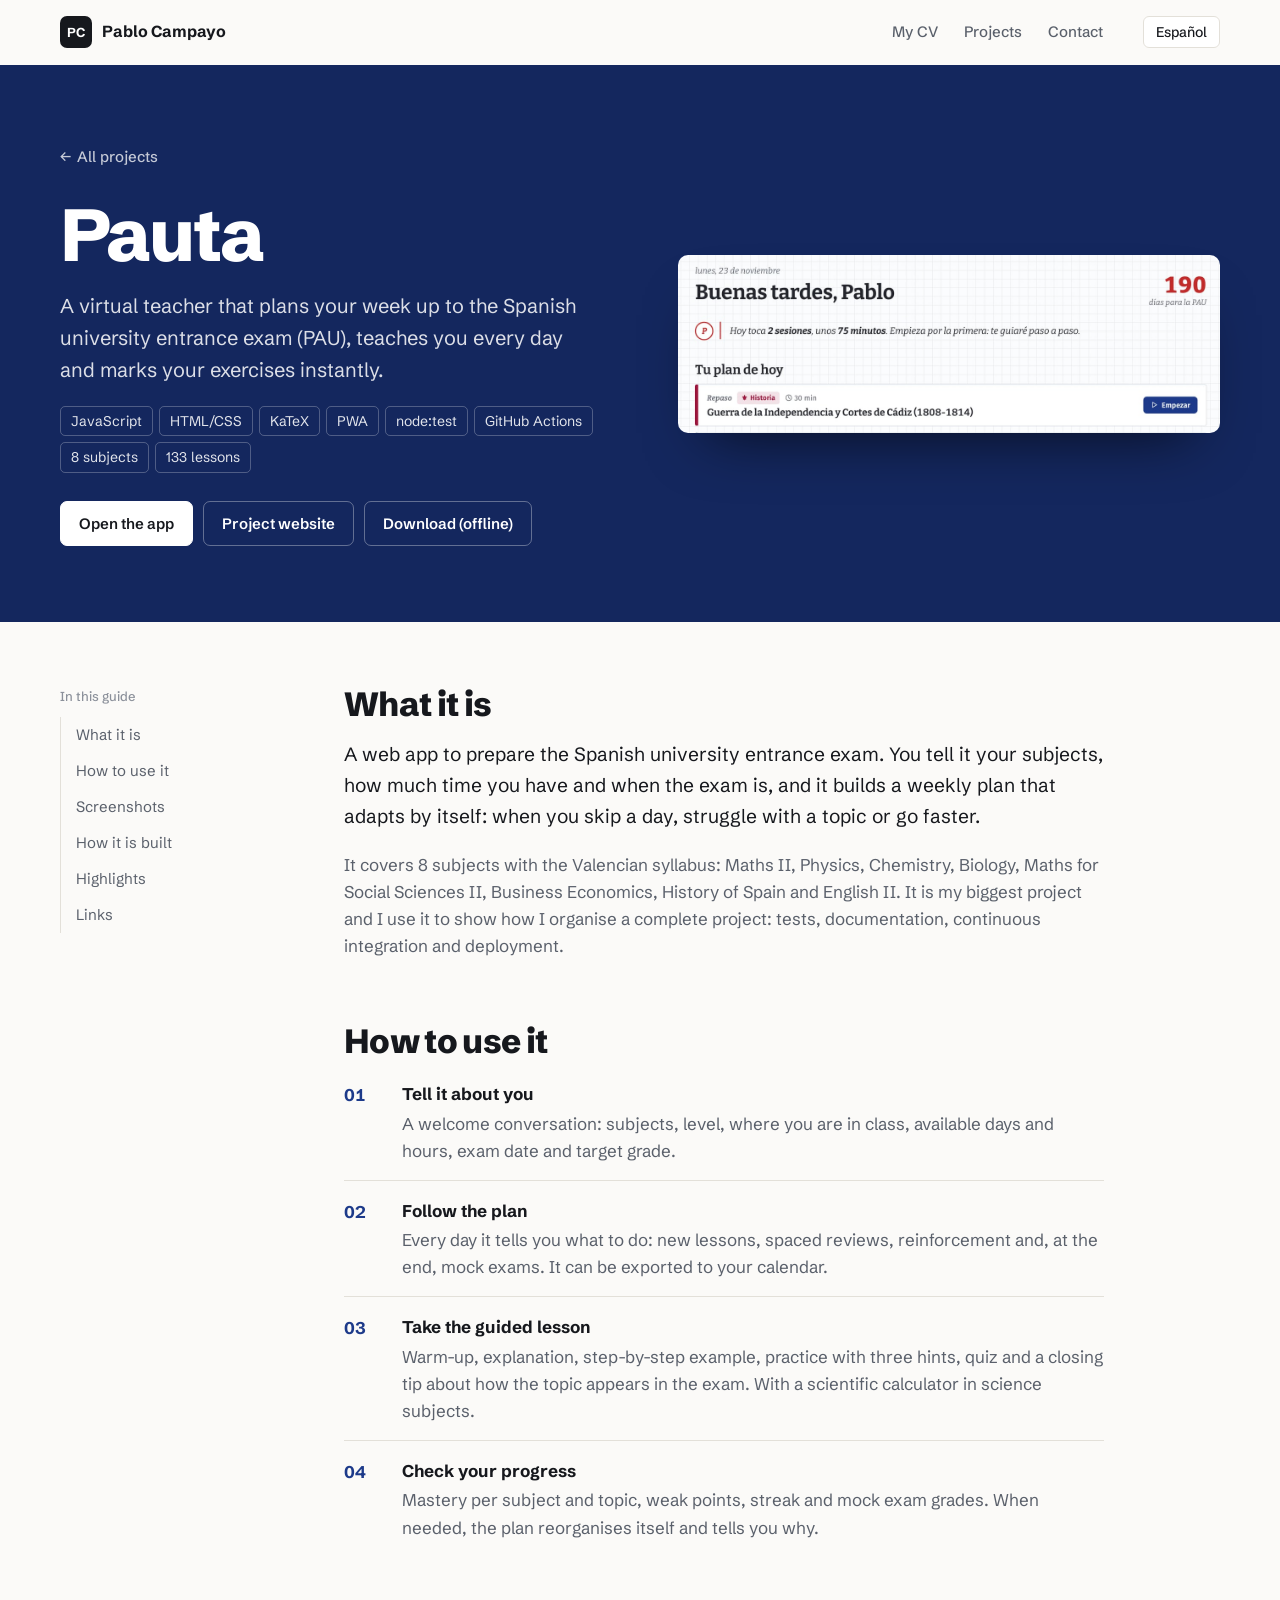
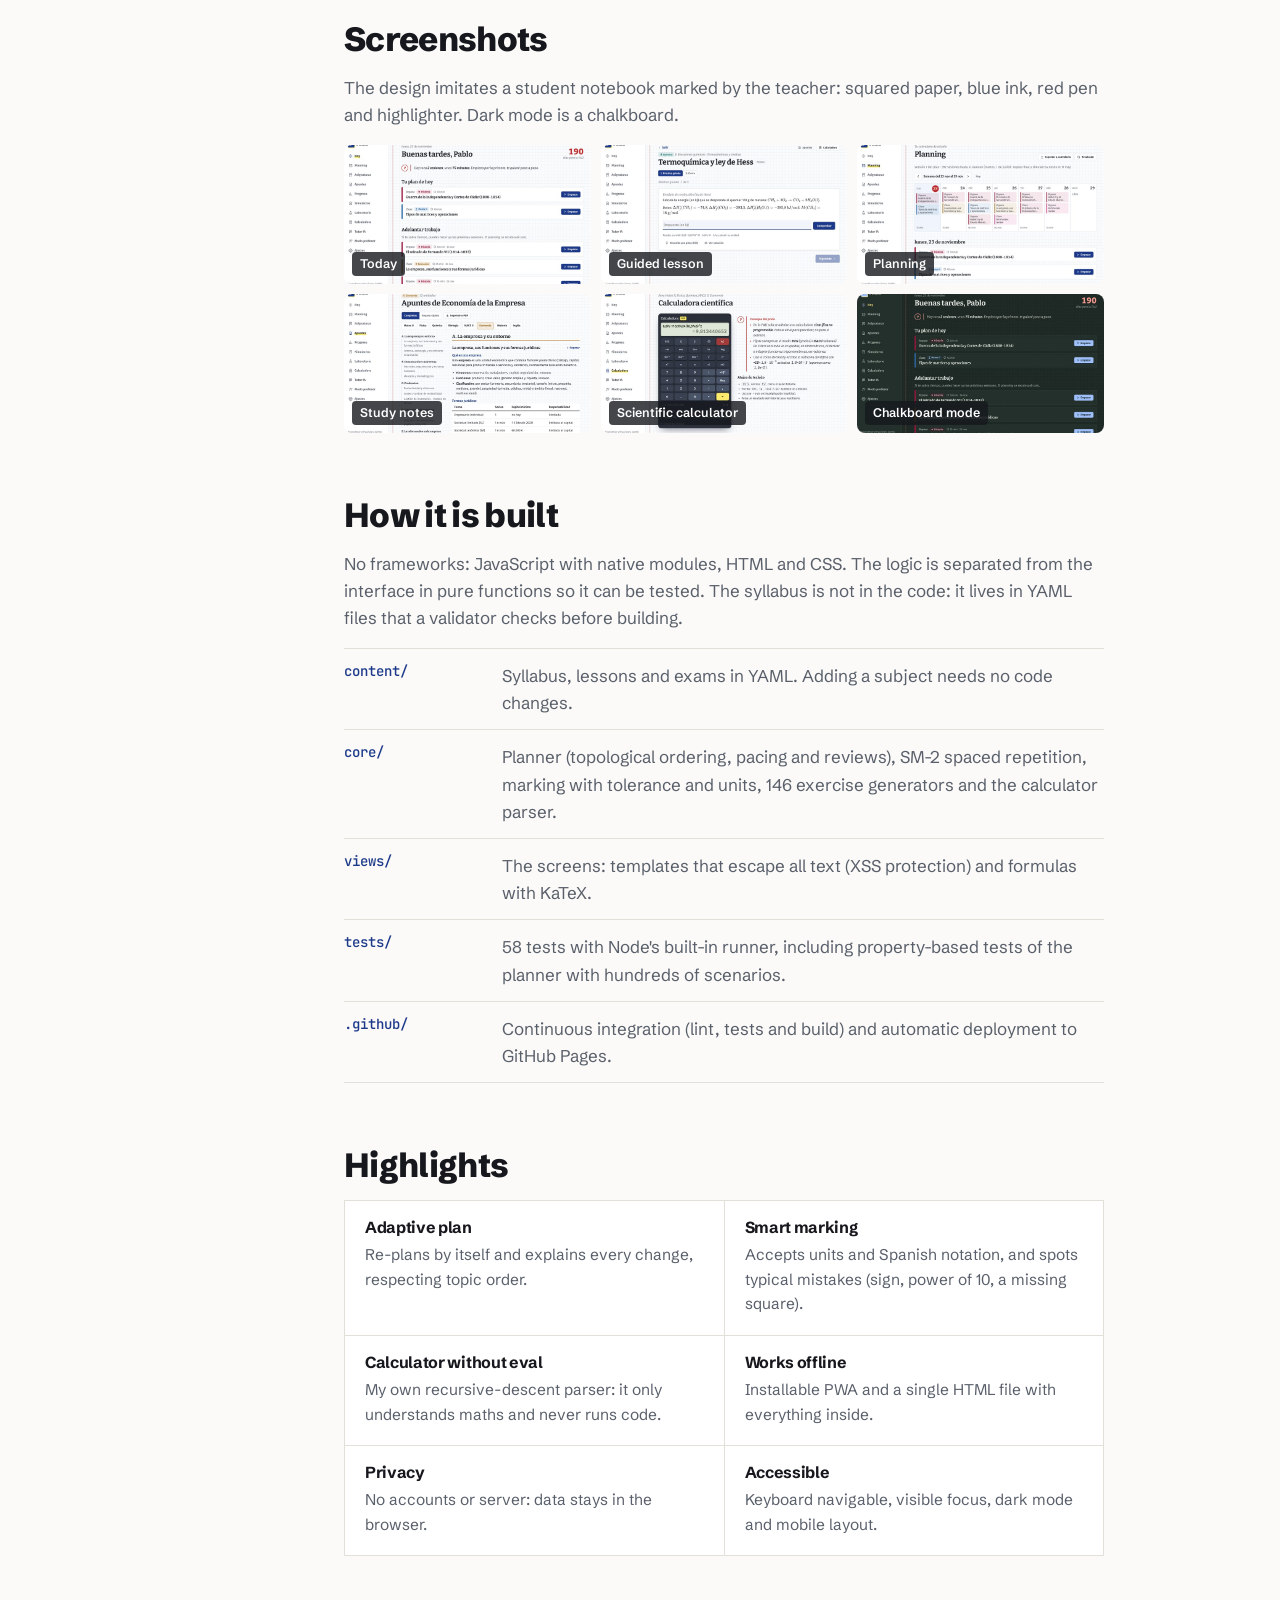
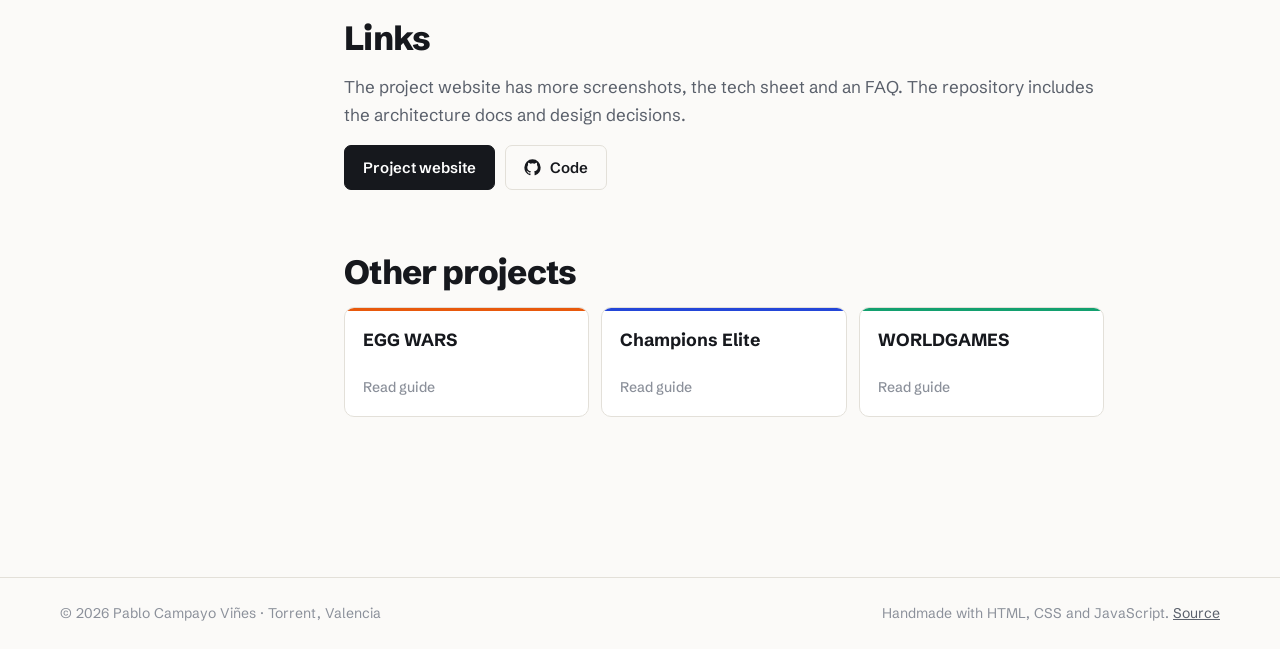
<file: proyectos/pauta.html>
<!DOCTYPE html>
<html lang="es">
<head>
<meta charset="utf-8">
<meta name="viewport" content="width=device-width, initial-scale=1">
<title>Pauta (EBAU Trainer) · Pablo Campayo Viñes</title>
<meta name="description" content="Pauta (EBAU Trainer): profesor virtual con planning adaptable para preparar la PAU. 8 asignaturas, 133 clases, calculadora científica y funciona sin internet.">
<meta name="theme-color" content="#fbfaf8">
<meta property="og:title" content="Pauta (EBAU Trainer) · Pablo Campayo Viñes">
<meta property="og:description" content="Pauta (EBAU Trainer): profesor virtual con planning adaptable para preparar la PAU. 8 asignaturas, 133 clases, calculadora científica y funciona sin internet.">
<link rel="icon" href="data:image/svg+xml,%3Csvg xmlns='http://www.w3.org/2000/svg' viewBox='0 0 64 64'%3E%3Cdefs%3E%3ClinearGradient id='g' x1='0' y1='0' x2='1' y2='1'%3E%3Cstop offset='0' stop-color='%23ffb03a'/%3E%3Cstop offset='1' stop-color='%23ff6a1a'/%3E%3C/linearGradient%3E%3C/defs%3E%3Crect width='64' height='64' rx='16' fill='%232b1a0d'/%3E%3Ctext x='32' y='43' text-anchor='middle' font-family='Arial,sans-serif' font-weight='800' font-size='30' fill='url(%23g)'%3EPC%3C/text%3E%3C/svg%3E">
<script>document.documentElement.classList.add("js")</script>
<link rel="preconnect" href="https://fonts.googleapis.com"><link rel="preconnect" href="https://fonts.gstatic.com" crossorigin><link href="https://fonts.googleapis.com/css2?family=Schibsted+Grotesk:wght@400;500;600;700;800;900&family=JetBrains+Mono:wght@500&display=swap" rel="stylesheet">
<link rel="stylesheet" href="../style.css?v=202611251040">
</head>
<body>
<a class="skip" href="#main"><span class="es">Saltar al contenido</span><span class="en">Skip to content</span></a>
<header class="bar"><div class="wrap">
<a class="logo" href="../index.html"><i aria-hidden="true">PC</i>Pablo Campayo</a>
<nav class="nav" aria-label="Secciones"><a href="../index.html#experiencia"><span class="es">Mi CV</span><span class="en">My CV</span></a><a href="../index.html#proyectos"><span class="es">Proyectos</span><span class="en">Projects</span></a><a href="../index.html#contacto"><span class="es">Contacto</span><span class="en">Contact</span></a></nav>
<button class="lang" id="lang" type="button">English</button>
</div></header>

<main id="main" class="p-pau">
<section class="p-hero"><div class="wrap">
<div><a class="crumb" href="../index.html#proyectos">← <span class="es">Todos los proyectos</span><span class="en">All projects</span></a>
<h1>Pauta</h1><p class="tl"><span class="es">Un profesor virtual que organiza tu semana hasta la PAU (la antigua EBAU/selectividad), te da clase cada día y corrige tus ejercicios al momento.</span><span class="en">A virtual teacher that plans your week up to the Spanish university entrance exam (PAU), teaches you every day and marks your exercises instantly.</span></p><ul class="chips"><li>JavaScript</li><li>HTML/CSS</li><li>KaTeX</li><li>PWA</li><li>node:test</li><li>GitHub Actions</li><li><span class="es">8 asignaturas</span><span class="en">8 subjects</span></li><li><span class="es">133 clases</span><span class="en">133 lessons</span></li></ul><div class="ctas"><a class="btn solid" href="https://campayoo.github.io/EBAUTrainer/app/" target="_blank" rel="noopener"><span class="es">Abrir la app</span><span class="en">Open the app</span></a><a class="btn ghost" href="https://campayoo.github.io/EBAUTrainer/" target="_blank" rel="noopener"><span class="es">Web del proyecto</span><span class="en">Project website</span></a><a class="btn ghost" href="https://campayoo.github.io/EBAUTrainer/Pauta.html" download><span class="es">Descargar (sin internet)</span><span class="en">Download (offline)</span></a></div></div>
<div class="shot"><img src="../img/pauta-banner.jpg" alt="Vista Hoy de Pauta con las sesiones del día y la cuenta atrás hasta la PAU" width="1280" height="420"></div>
</div></section>
<div class="wrap p-body">
<aside class="toc" aria-label="Índice"><b><span class="es">En esta guía</span><span class="en">In this guide</span></b><ol><li><a href="#que"><span class="es">Qué es</span><span class="en">What it is</span></a></li><li><a href="#usar"><span class="es">Cómo se usa</span><span class="en">How to use it</span></a></li><li><a href="#capturas"><span class="es">Capturas</span><span class="en">Screenshots</span></a></li><li><a href="#como"><span class="es">Cómo está hecho</span><span class="en">How it is built</span></a></li><li><a href="#caract"><span class="es">Lo más destacado</span><span class="en">Highlights</span></a></li><li><a href="#enlaces"><span class="es">Enlaces</span><span class="en">Links</span></a></li></ol></aside>
<div class="doc"><section id="que" class="rv"><h2><span class="es">Qué es</span><span class="en">What it is</span></h2><p class="lede"><span class="es">Una aplicación web para preparar la PAU de 2.º de Bachillerato. Le dices qué asignaturas estudias, cuánto tiempo tienes y cuándo es el examen, y te crea un planning semanal que se adapta solo: si un día no estudias, si un tema te cuesta o si vas rápido.</span><span class="en">A web app to prepare the Spanish university entrance exam. You tell it your subjects, how much time you have and when the exam is, and it builds a weekly plan that adapts by itself: when you skip a day, struggle with a topic or go faster.</span></p><p><span class="es">Cubre 8 asignaturas con el temario de la Comunitat Valenciana: Matemáticas II, Física, Química, Biología, Matemáticas Aplicadas a las CC. SS. II, Economía de la Empresa, Historia de España e Inglés II. Es mi proyecto más grande y lo uso para enseñar cómo organizo un proyecto completo: tests, documentación, integración continua y despliegue.</span><span class="en">It covers 8 subjects with the Valencian syllabus: Maths II, Physics, Chemistry, Biology, Maths for Social Sciences II, Business Economics, History of Spain and English II. It is my biggest project and I use it to show how I organise a complete project: tests, documentation, continuous integration and deployment.</span></p></section>
<section id="usar" class="rv"><h2><span class="es">Cómo se usa</span><span class="en">How to use it</span></h2><ol class="big-steps"><li class="rv"><div><b><span class="es">Cuéntale tu situación</span><span class="en">Tell it about you</span></b><span class="es">Una conversación de bienvenida: asignaturas, nivel, por dónde vas en clase, días y horas disponibles, fecha del examen y nota objetivo.</span><span class="en">A welcome conversation: subjects, level, where you are in class, available days and hours, exam date and target grade.</span></div></li><li class="rv"><div><b><span class="es">Sigue el planning</span><span class="en">Follow the plan</span></b><span class="es">Cada día te dice qué toca: clases nuevas, repasos espaciados, refuerzos y, al final, simulacros. Se puede exportar al calendario.</span><span class="en">Every day it tells you what to do: new lessons, spaced reviews, reinforcement and, at the end, mock exams. It can be exported to your calendar.</span></div></li><li class="rv"><div><b><span class="es">Haz la clase guiada</span><span class="en">Take the guided lesson</span></b><span class="es">Calentamiento, explicación, ejemplo paso a paso, práctica con tres pistas, mini test y cierre con «Así cae en la PAU». Con calculadora científica en las asignaturas de ciencias.</span><span class="en">Warm-up, explanation, step-by-step example, practice with three hints, quiz and a closing tip about how the topic appears in the exam. With a scientific calculator in science subjects.</span></div></li><li class="rv"><div><b><span class="es">Mira tu progreso</span><span class="en">Check your progress</span></b><span class="es">Dominio por asignatura y tema, puntos débiles, racha y notas de los simulacros. Si hace falta, el plan se recoloca y te explica por qué.</span><span class="en">Mastery per subject and topic, weak points, streak and mock exam grades. When needed, the plan reorganises itself and tells you why.</span></div></li></ol></section>
<section id="capturas" class="rv"><h2><span class="es">Capturas</span><span class="en">Screenshots</span></h2><p><span class="es">El diseño imita el cuaderno del alumno corregido por su profe: papel de cuadrícula, tinta azul, boli rojo y fosforito. El modo oscuro es una pizarra.</span><span class="en">The design imitates a student notebook marked by the teacher: squared paper, blue ink, red pen and highlighter. Dark mode is a chalkboard.</span></p><div class="gallery"><figure><img src="../img/pauta-hoy.jpg" alt="Vista Hoy" loading="lazy" width="800" height="500"><figcaption><span class="es">Hoy</span><span class="en">Today</span></figcaption></figure><figure><img src="../img/pauta-clase.jpg" alt="Clase con un ejercicio de Química" loading="lazy" width="800" height="500"><figcaption><span class="es">Clase guiada</span><span class="en">Guided lesson</span></figcaption></figure><figure><img src="../img/pauta-planning.jpg" alt="Planning semanal" loading="lazy" width="800" height="500"><figcaption>Planning</figcaption></figure><figure><img src="../img/pauta-apuntes.jpg" alt="Apuntes de Economía" loading="lazy" width="800" height="500"><figcaption><span class="es">Apuntes</span><span class="en">Study notes</span></figcaption></figure><figure><img src="../img/pauta-calculadora.jpg" alt="Calculadora científica" loading="lazy" width="800" height="500"><figcaption><span class="es">Calculadora científica</span><span class="en">Scientific calculator</span></figcaption></figure><figure><img src="../img/pauta-oscuro.jpg" alt="Modo oscuro" loading="lazy" width="800" height="500"><figcaption><span class="es">Modo pizarra</span><span class="en">Chalkboard mode</span></figcaption></figure></div></section>
<section id="como" class="rv"><h2><span class="es">Cómo está hecho</span><span class="en">How it is built</span></h2><p><span class="es">Sin frameworks: JavaScript con módulos nativos, HTML y CSS. La lógica está separada de la interfaz en funciones puras, para poder probarla con tests. El temario no está en el código: son archivos YAML que un validador revisa antes de compilar.</span><span class="en">No frameworks: JavaScript with native modules, HTML and CSS. The logic is separated from the interface in pure functions so it can be tested. The syllabus is not in the code: it lives in YAML files that a validator checks before building.</span></p><div class="layers"><div><b>content/</b><span><span class="es">Temario, clases y exámenes en YAML. Añadir una asignatura no exige tocar el código.</span><span class="en">Syllabus, lessons and exams in YAML. Adding a subject needs no code changes.</span></span></div><div><b>core/</b><span><span class="es">Planificador (orden topológico de los temas, ritmo y repasos), repetición espaciada SM-2, corrección con tolerancia y unidades, 146 generadores de ejercicios y el analizador de la calculadora.</span><span class="en">Planner (topological ordering, pacing and reviews), SM-2 spaced repetition, marking with tolerance and units, 146 exercise generators and the calculator parser.</span></span></div><div><b>views/</b><span><span class="es">Las pantallas: plantillas que escapan todo el texto (protección contra XSS) y fórmulas con KaTeX.</span><span class="en">The screens: templates that escape all text (XSS protection) and formulas with KaTeX.</span></span></div><div><b>tests/</b><span><span class="es">58 tests con el runner de Node, incluidos tests de propiedades del planificador con cientos de escenarios.</span><span class="en">58 tests with Node's built-in runner, including property-based tests of the planner with hundreds of scenarios.</span></span></div><div><b>.github/</b><span><span class="es">Integración continua (lint, tests y build) y despliegue automático en GitHub Pages.</span><span class="en">Continuous integration (lint, tests and build) and automatic deployment to GitHub Pages.</span></span></div></div></section>
<section id="caract" class="rv"><h2><span class="es">Lo más destacado</span><span class="en">Highlights</span></h2><div class="feat"><div class="rv"><h3><span class="es">Planning que se adapta</span><span class="en">Adaptive plan</span></h3><p><span class="es">Replanifica solo y explica cada cambio, respetando el orden de los temas.</span><span class="en">Re-plans by itself and explains every change, respecting topic order.</span></p></div><div class="rv"><h3><span class="es">Corrección inteligente</span><span class="en">Smart marking</span></h3><p><span class="es">Acepta unidades y notación española, y detecta el error típico (signo, potencia de 10, olvidar un cuadrado).</span><span class="en">Accepts units and Spanish notation, and spots typical mistakes (sign, power of 10, a missing square).</span></p></div><div class="rv"><h3><span class="es">Calculadora sin eval</span><span class="en">Calculator without eval</span></h3><p><span class="es">Analizador sintáctico propio de descenso recursivo: solo entiende matemáticas, no ejecuta código.</span><span class="en">My own recursive-descent parser: it only understands maths and never runs code.</span></p></div><div class="rv"><h3><span class="es">Funciona sin internet</span><span class="en">Works offline</span></h3><p><span class="es">PWA instalable y un único archivo HTML con todo dentro.</span><span class="en">Installable PWA and a single HTML file with everything inside.</span></p></div><div class="rv"><h3><span class="es">Privacidad</span><span class="en">Privacy</span></h3><p><span class="es">Sin cuentas ni servidor: los datos se quedan en el navegador.</span><span class="en">No accounts or server: data stays in the browser.</span></p></div><div class="rv"><h3><span class="es">Accesible</span><span class="en">Accessible</span></h3><p><span class="es">Navegable con teclado, foco visible, modo oscuro y diseño para móvil.</span><span class="en">Keyboard navigable, visible focus, dark mode and mobile layout.</span></p></div></div></section>
<section id="enlaces" class="rv"><h2><span class="es">Enlaces</span><span class="en">Links</span></h2><p><span class="es">La web del proyecto tiene más capturas, la ficha técnica y preguntas frecuentes. En el repositorio están la documentación de la arquitectura y las decisiones de diseño.</span><span class="en">The project website has more screenshots, the tech sheet and an FAQ. The repository includes the architecture docs and design decisions.</span></p><div class="ctas"><a class="btn solid" href="https://campayoo.github.io/EBAUTrainer/" target="_blank" rel="noopener"><span class="es">Web del proyecto</span><span class="en">Project website</span></a><a class="btn ghost" href="https://github.com/campayoo/EBAUTrainer" target="_blank" rel="noopener"><svg viewBox="0 0 24 24" fill="currentColor" aria-hidden="true"><path d="M12 .5A11.5 11.5 0 0 0 .5 12a11.5 11.5 0 0 0 7.86 10.92c.58.1.79-.25.79-.56v-2c-3.2.7-3.88-1.37-3.88-1.37-.52-1.33-1.28-1.69-1.28-1.69-1.05-.72.08-.7.08-.7 1.16.08 1.77 1.19 1.77 1.19 1.03 1.77 2.7 1.26 3.36.96.1-.75.4-1.26.73-1.55-2.55-.29-5.24-1.28-5.24-5.68 0-1.26.45-2.28 1.19-3.09-.12-.29-.52-1.46.11-3.05 0 0 .97-.31 3.17 1.18a11 11 0 0 1 5.77 0c2.2-1.49 3.17-1.18 3.17-1.18.63 1.59.23 2.76.11 3.05.74.81 1.19 1.83 1.19 3.09 0 4.41-2.69 5.38-5.25 5.67.41.36.78 1.06.78 2.14v3.17c0 .31.21.67.8.56A11.5 11.5 0 0 0 23.5 12 11.5 11.5 0 0 0 12 .5Z"/></svg> <span class="es">Código</span><span class="en">Code</span></a></div></section>
<section id="mas" class="rv"><h2><span class="es">Otros proyectos</span><span class="en">Other projects</span></h2><div class="others"><a href="eggwars.html" style="--acc:#e8590c;--acc-2:#2a1a0e">EGG WARS<small><span class="es">Ver guía</span><span class="en">Read guide</span></small></a><a href="champions.html" style="--acc:#2346d8;--acc-2:#0b1e5b">Champions Elite<small><span class="es">Ver guía</span><span class="en">Read guide</span></small></a><a href="worldgames.html" style="--acc:#13a06f;--acc-2:#0a6fa8">WORLDGAMES<small><span class="es">Ver guía</span><span class="en">Read guide</span></small></a></div></section>
</div></div>
</main>
<footer><div class="wrap">
<span>© <span id="year">2026</span> Pablo Campayo Viñes · Torrent, Valencia</span>
<span><span class="es">Hecha a mano con HTML, CSS y JavaScript.</span><span class="en">Handmade with HTML, CSS and JavaScript.</span> <a href="https://github.com/campayoo/campayoo.github.io" target="_blank" rel="noopener"><span class="es">Código</span><span class="en">Source</span></a></span>
</div></footer>
<script src="../main.js?v=202611231400" defer></script>
</body>
</html>
</file>
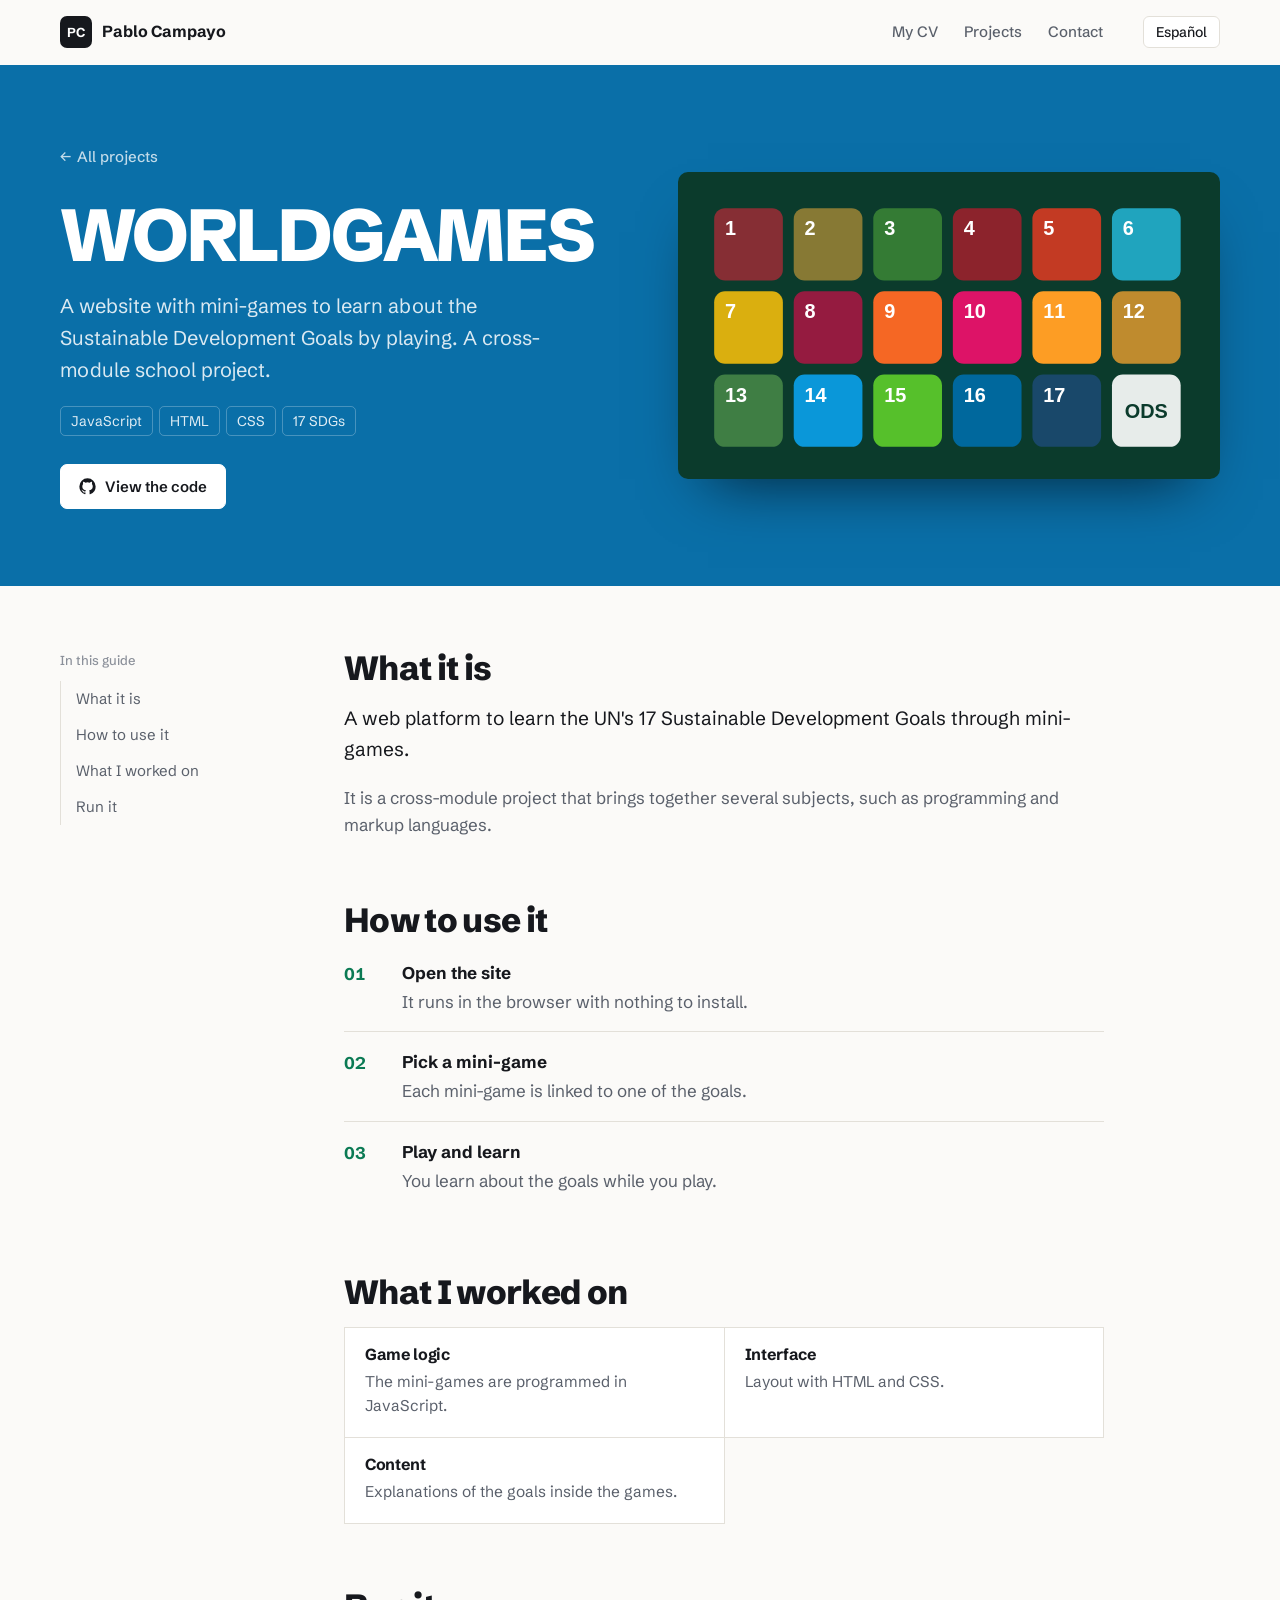
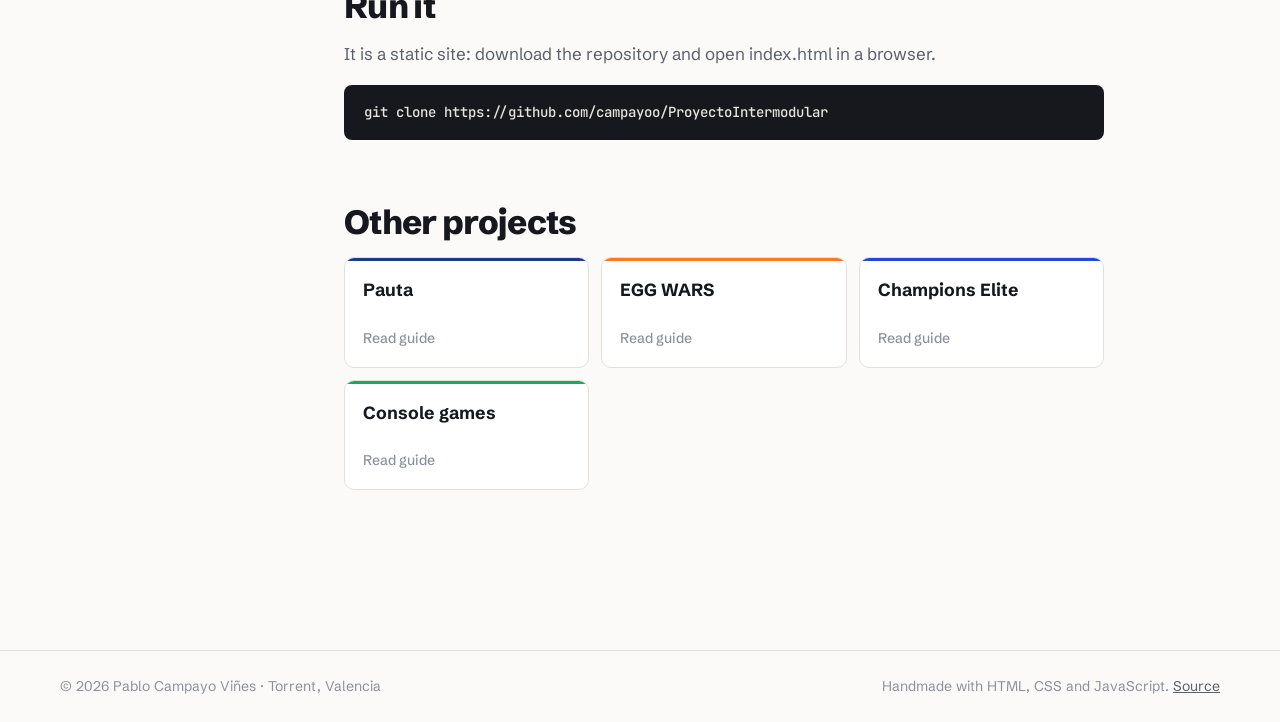
<file: proyectos/worldgames.html>
<!DOCTYPE html>
<html lang="es">
<head>
<meta charset="utf-8">
<meta name="viewport" content="width=device-width, initial-scale=1">
<title>WORLDGAMES · Pablo Campayo Viñes</title>
<meta name="description" content="WORLDGAMES: web con minijuegos sobre los Objetivos de Desarrollo Sostenible.">
<meta name="theme-color" content="#fbfaf8">
<meta property="og:title" content="WORLDGAMES · Pablo Campayo Viñes">
<meta property="og:description" content="WORLDGAMES: web con minijuegos sobre los Objetivos de Desarrollo Sostenible.">
<link rel="icon" href="data:image/svg+xml,%3Csvg xmlns='http://www.w3.org/2000/svg' viewBox='0 0 64 64'%3E%3Cdefs%3E%3ClinearGradient id='g' x1='0' y1='0' x2='1' y2='1'%3E%3Cstop offset='0' stop-color='%23ffb03a'/%3E%3Cstop offset='1' stop-color='%23ff6a1a'/%3E%3C/linearGradient%3E%3C/defs%3E%3Crect width='64' height='64' rx='16' fill='%232b1a0d'/%3E%3Ctext x='32' y='43' text-anchor='middle' font-family='Arial,sans-serif' font-weight='800' font-size='30' fill='url(%23g)'%3EPC%3C/text%3E%3C/svg%3E">
<script>document.documentElement.classList.add("js")</script>
<link rel="preconnect" href="https://fonts.googleapis.com"><link rel="preconnect" href="https://fonts.gstatic.com" crossorigin><link href="https://fonts.googleapis.com/css2?family=Schibsted+Grotesk:wght@400;500;600;700;800;900&family=JetBrains+Mono:wght@500&display=swap" rel="stylesheet">
<link rel="stylesheet" href="../style.css?v=202611251040">
</head>
<body>
<a class="skip" href="#main"><span class="es">Saltar al contenido</span><span class="en">Skip to content</span></a>
<header class="bar"><div class="wrap">
<a class="logo" href="../index.html"><i aria-hidden="true">PC</i>Pablo Campayo</a>
<nav class="nav" aria-label="Secciones"><a href="../index.html#experiencia"><span class="es">Mi CV</span><span class="en">My CV</span></a><a href="../index.html#proyectos"><span class="es">Proyectos</span><span class="en">Projects</span></a><a href="../index.html#contacto"><span class="es">Contacto</span><span class="en">Contact</span></a></nav>
<button class="lang" id="lang" type="button">English</button>
</div></header>

<main id="main" class="p-ods" style="--acc:#13a06f;--acc-2:#0a6fa8">
<section class="p-hero"><div class="wrap">
<div><a class="crumb" href="../index.html#proyectos">← <span class="es">Todos los proyectos</span><span class="en">All projects</span></a>
<h1>WORLDGAMES</h1><p class="tl"><span class="es">Una web con minijuegos para aprender sobre los Objetivos de Desarrollo Sostenible jugando. Proyecto intermodular de clase.</span><span class="en">A website with mini-games to learn about the Sustainable Development Goals by playing. A cross-module school project.</span></p><ul class="chips"><li>JavaScript</li><li>HTML</li><li>CSS</li><li><span class="es">17 ODS</span><span class="en">17 SDGs</span></li></ul><div class="ctas"><a class="btn solid" href="https://github.com/campayoo/ProyectoIntermodular" target="_blank" rel="noopener"><svg viewBox="0 0 24 24" fill="currentColor" aria-hidden="true"><path d="M12 .5A11.5 11.5 0 0 0 .5 12a11.5 11.5 0 0 0 7.86 10.92c.58.1.79-.25.79-.56v-2c-3.2.7-3.88-1.37-3.88-1.37-.52-1.33-1.28-1.69-1.28-1.69-1.05-.72.08-.7.08-.7 1.16.08 1.77 1.19 1.77 1.19 1.03 1.77 2.7 1.26 3.36.96.1-.75.4-1.26.73-1.55-2.55-.29-5.24-1.28-5.24-5.68 0-1.26.45-2.28 1.19-3.09-.12-.29-.52-1.46.11-3.05 0 0 .97-.31 3.17 1.18a11 11 0 0 1 5.77 0c2.2-1.49 3.17-1.18 3.17-1.18.63 1.59.23 2.76.11 3.05.74.81 1.19 1.83 1.19 3.09 0 4.41-2.69 5.38-5.25 5.67.41.36.78 1.06.78 2.14v3.17c0 .31.21.67.8.56A11.5 11.5 0 0 0 23.5 12 11.5 11.5 0 0 0 12 .5Z"/></svg> <span class="es">Ver el código</span><span class="en">View the code</span></a></div></div>
<div class="shot"><svg viewBox="0 0 600 340" preserveAspectRatio="xMidYMid slice" role="img" aria-label="Los 17 Objetivos de Desarrollo Sostenible en colores"><rect width="600" height="340" fill="#0b3b2c"/><rect x="40" y="40" width="76" height="80" rx="12" fill="#E5243B"><animate attributeName="opacity" values="1;.55;1" dur="3s" begin="0.0s" repeatCount="indefinite"/></rect><text x="52" y="70" fill="#fff" font-family="Nunito,sans-serif" font-weight="800" font-size="22">1</text><rect x="128" y="40" width="76" height="80" rx="12" fill="#DDA63A"><animate attributeName="opacity" values="1;.55;1" dur="3s" begin="0.18s" repeatCount="indefinite"/></rect><text x="140" y="70" fill="#fff" font-family="Nunito,sans-serif" font-weight="800" font-size="22">2</text><rect x="216" y="40" width="76" height="80" rx="12" fill="#4C9F38"><animate attributeName="opacity" values="1;.55;1" dur="3s" begin="0.36s" repeatCount="indefinite"/></rect><text x="228" y="70" fill="#fff" font-family="Nunito,sans-serif" font-weight="800" font-size="22">3</text><rect x="304" y="40" width="76" height="80" rx="12" fill="#C5192D"><animate attributeName="opacity" values="1;.55;1" dur="3s" begin="0.54s" repeatCount="indefinite"/></rect><text x="316" y="70" fill="#fff" font-family="Nunito,sans-serif" font-weight="800" font-size="22">4</text><rect x="392" y="40" width="76" height="80" rx="12" fill="#FF3A21"><animate attributeName="opacity" values="1;.55;1" dur="3s" begin="0.72s" repeatCount="indefinite"/></rect><text x="404" y="70" fill="#fff" font-family="Nunito,sans-serif" font-weight="800" font-size="22">5</text><rect x="480" y="40" width="76" height="80" rx="12" fill="#26BDE2"><animate attributeName="opacity" values="1;.55;1" dur="3s" begin="0.8999999999999999s" repeatCount="indefinite"/></rect><text x="492" y="70" fill="#fff" font-family="Nunito,sans-serif" font-weight="800" font-size="22">6</text><rect x="40" y="132" width="76" height="80" rx="12" fill="#FCC30B"><animate attributeName="opacity" values="1;.55;1" dur="3s" begin="1.08s" repeatCount="indefinite"/></rect><text x="52" y="162" fill="#fff" font-family="Nunito,sans-serif" font-weight="800" font-size="22">7</text><rect x="128" y="132" width="76" height="80" rx="12" fill="#A21942"><animate attributeName="opacity" values="1;.55;1" dur="3s" begin="1.26s" repeatCount="indefinite"/></rect><text x="140" y="162" fill="#fff" font-family="Nunito,sans-serif" font-weight="800" font-size="22">8</text><rect x="216" y="132" width="76" height="80" rx="12" fill="#FD6925"><animate attributeName="opacity" values="1;.55;1" dur="3s" begin="1.44s" repeatCount="indefinite"/></rect><text x="228" y="162" fill="#fff" font-family="Nunito,sans-serif" font-weight="800" font-size="22">9</text><rect x="304" y="132" width="76" height="80" rx="12" fill="#DD1367"><animate attributeName="opacity" values="1;.55;1" dur="3s" begin="1.6199999999999999s" repeatCount="indefinite"/></rect><text x="316" y="162" fill="#fff" font-family="Nunito,sans-serif" font-weight="800" font-size="22">10</text><rect x="392" y="132" width="76" height="80" rx="12" fill="#FD9D24"><animate attributeName="opacity" values="1;.55;1" dur="3s" begin="1.7999999999999998s" repeatCount="indefinite"/></rect><text x="404" y="162" fill="#fff" font-family="Nunito,sans-serif" font-weight="800" font-size="22">11</text><rect x="480" y="132" width="76" height="80" rx="12" fill="#BF8B2E"><animate attributeName="opacity" values="1;.55;1" dur="3s" begin="1.98s" repeatCount="indefinite"/></rect><text x="492" y="162" fill="#fff" font-family="Nunito,sans-serif" font-weight="800" font-size="22">12</text><rect x="40" y="224" width="76" height="80" rx="12" fill="#3F7E44"><animate attributeName="opacity" values="1;.55;1" dur="3s" begin="2.16s" repeatCount="indefinite"/></rect><text x="52" y="254" fill="#fff" font-family="Nunito,sans-serif" font-weight="800" font-size="22">13</text><rect x="128" y="224" width="76" height="80" rx="12" fill="#0A97D9"><animate attributeName="opacity" values="1;.55;1" dur="3s" begin="2.34s" repeatCount="indefinite"/></rect><text x="140" y="254" fill="#fff" font-family="Nunito,sans-serif" font-weight="800" font-size="22">14</text><rect x="216" y="224" width="76" height="80" rx="12" fill="#56C02B"><animate attributeName="opacity" values="1;.55;1" dur="3s" begin="2.52s" repeatCount="indefinite"/></rect><text x="228" y="254" fill="#fff" font-family="Nunito,sans-serif" font-weight="800" font-size="22">15</text><rect x="304" y="224" width="76" height="80" rx="12" fill="#00689D"><animate attributeName="opacity" values="1;.55;1" dur="3s" begin="2.6999999999999997s" repeatCount="indefinite"/></rect><text x="316" y="254" fill="#fff" font-family="Nunito,sans-serif" font-weight="800" font-size="22">16</text><rect x="392" y="224" width="76" height="80" rx="12" fill="#19486A"><animate attributeName="opacity" values="1;.55;1" dur="3s" begin="2.88s" repeatCount="indefinite"/></rect><text x="404" y="254" fill="#fff" font-family="Nunito,sans-serif" font-weight="800" font-size="22">17</text><rect x="480" y="224" width="76" height="80" rx="12" fill="#fff" opacity=".9"/><text x="518" y="272" text-anchor="middle" font-family="Nunito,sans-serif" font-weight="800" font-size="22" fill="#0b3b2c">ODS</text></svg></div>
</div></section>
<div class="wrap p-body">
<aside class="toc" aria-label="Índice"><b><span class="es">En esta guía</span><span class="en">In this guide</span></b><ol><li><a href="#que"><span class="es">Qué es</span><span class="en">What it is</span></a></li><li><a href="#usar"><span class="es">Cómo se usa</span><span class="en">How to use it</span></a></li><li><a href="#caract"><span class="es">Lo que trabajé</span><span class="en">What I worked on</span></a></li><li><a href="#ejecutar"><span class="es">Ejecutarlo</span><span class="en">Run it</span></a></li></ol></aside>
<div class="doc"><section id="que" class="rv"><h2><span class="es">Qué es</span><span class="en">What it is</span></h2><p class="lede"><span class="es">Una plataforma web para aprender los 17 Objetivos de Desarrollo Sostenible de la ONU a través de minijuegos.</span><span class="en">A web platform to learn the UN's 17 Sustainable Development Goals through mini-games.</span></p><p><span class="es">Es un proyecto intermodular: junta lo que vimos en varias asignaturas del ciclo, como programación y lenguajes de marcas.</span><span class="en">It is a cross-module project that brings together several subjects, such as programming and markup languages.</span></p></section><section id="usar" class="rv"><h2><span class="es">Cómo se usa</span><span class="en">How to use it</span></h2><ol class="big-steps"><li class="rv"><div><b><span class="es">Abre la web</span><span class="en">Open the site</span></b><span class="es">Funciona en el navegador, sin instalar nada.</span><span class="en">It runs in the browser with nothing to install.</span></div></li><li class="rv"><div><b><span class="es">Elige un minijuego</span><span class="en">Pick a mini-game</span></b><span class="es">Cada minijuego está relacionado con uno de los objetivos.</span><span class="en">Each mini-game is linked to one of the goals.</span></div></li><li class="rv"><div><b><span class="es">Juega y aprende</span><span class="en">Play and learn</span></b><span class="es">Aprendes sobre los objetivos mientras juegas.</span><span class="en">You learn about the goals while you play.</span></div></li></ol></section><section id="caract" class="rv"><h2><span class="es">Lo que trabajé</span><span class="en">What I worked on</span></h2><div class="feat"><div class="rv"><h3><span class="es">Lógica de los juegos</span><span class="en">Game logic</span></h3><p><span class="es">Los minijuegos están programados en JavaScript.</span><span class="en">The mini-games are programmed in JavaScript.</span></p></div><div class="rv"><h3><span class="es">Interfaz</span><span class="en">Interface</span></h3><p><span class="es">Maquetación con HTML y CSS.</span><span class="en">Layout with HTML and CSS.</span></p></div><div class="rv"><h3><span class="es">Contenido</span><span class="en">Content</span></h3><p><span class="es">Explicaciones sobre los objetivos dentro de los juegos.</span><span class="en">Explanations of the goals inside the games.</span></p></div></div></section><section id="ejecutar" class="rv"><h2><span class="es">Ejecutarlo</span><span class="en">Run it</span></h2><p><span class="es">Es una web estática: basta con descargar el repositorio y abrir el index.html en el navegador.</span><span class="en">It is a static site: download the repository and open index.html in a browser.</span></p><div class="cmd">git clone https://github.com/campayoo/ProyectoIntermodular</div></section>
<section id="mas" class="rv"><h2><span class="es">Otros proyectos</span><span class="en">Other projects</span></h2><div class="others"><a href="pauta.html" style="--acc:#1d3a8a;--acc-2:#14275e">Pauta<small><span class="es">Ver guía</span><span class="en">Read guide</span></small></a><a href="eggwars.html" style="--acc:#ff7a1f;--acc-2:#ffb03a">EGG WARS<small><span class="es">Ver guía</span><span class="en">Read guide</span></small></a><a href="champions.html" style="--acc:#2346d8;--acc-2:#0b1e5b">Champions Elite<small><span class="es">Ver guía</span><span class="en">Read guide</span></small></a><a href="consola.html" style="--acc:#1fa463;--acc-2:#0f3a22"><span class="es">Juegos de consola</span><span class="en">Console games</span><small><span class="es">Ver guía</span><span class="en">Read guide</span></small></a></div></section>
</div></div>
</main>
<footer><div class="wrap">
<span>© <span id="year">2026</span> Pablo Campayo Viñes · Torrent, Valencia</span>
<span><span class="es">Hecha a mano con HTML, CSS y JavaScript.</span><span class="en">Handmade with HTML, CSS and JavaScript.</span> <a href="https://github.com/campayoo/campayoo.github.io" target="_blank" rel="noopener"><span class="es">Código</span><span class="en">Source</span></a></span>
</div></footer>
<script src="../main.js?v=202611231400" defer></script>
</body>
</html>
</file>
<file: style.css>
/* Pablo Campayo Viñes · web personal */
:root{
  --bg:#fbfaf8; --bg-2:#f3f1ec; --ink:#16181d; --ink-2:#5a606b; --ink-3:#8b909a; --line:#e3e0d9;
  --acc:#e8590c; --dark:#16181d;
  --font:"Schibsted Grotesk","Segoe UI",system-ui,sans-serif;
  --mono:"JetBrains Mono",Consolas,monospace;
  --wrap:min(1160px,100% - 48px);
  --ease:cubic-bezier(.2,.75,.2,1);
}
*,*::before,*::after{box-sizing:border-box}
html{scroll-behavior:smooth;-webkit-text-size-adjust:100%}
body{margin:0;background:var(--bg);color:var(--ink);font:400 17px/1.6 var(--font);overflow-x:clip;-webkit-font-smoothing:antialiased}
img{max-width:100%;display:block}
a{color:inherit}
h1,h2,h3{margin:0;line-height:1.1;letter-spacing:-.02em}
p{margin:0 0 1em}
:focus-visible{outline:2px solid var(--acc);outline-offset:3px;border-radius:4px}
.wrap{width:var(--wrap);margin-inline:auto}
.skip{position:absolute;left:-999px;top:8px;background:var(--ink);color:#fff;padding:8px 14px;border-radius:6px;z-index:99}
.skip:focus{left:8px}
html[lang="es"] .en,html[lang="en"] .es{display:none!important}
.i{width:1.05em;height:1.05em;flex:none}

/* ---------- barra ---------- */
.bar{position:sticky;top:0;z-index:40;background:rgba(251,250,248,.9);backdrop-filter:blur(10px);-webkit-backdrop-filter:blur(10px);border-bottom:1px solid transparent;transition:border-color .3s}
.bar.scrolled{border-color:var(--line)}
.bar .wrap{display:flex;align-items:center;gap:28px;min-height:64px}
.logo{display:flex;align-items:center;gap:10px;font-weight:700;text-decoration:none;font-size:16px}
.logo i{width:32px;height:32px;border-radius:7px;background:var(--ink);color:#fff;display:grid;place-items:center;font:700 13px/1 var(--font);font-style:normal;letter-spacing:.02em}
.nav{display:flex;gap:2px;margin-left:auto}
.nav a{position:relative;text-decoration:none;font-weight:500;font-size:15px;color:var(--ink-2);padding:8px 12px;transition:color .2s}
.nav a::after{content:"";position:absolute;left:12px;right:12px;bottom:2px;height:2px;background:var(--acc);transform:scaleX(0);transform-origin:left;transition:transform .35s var(--ease)}
.nav a:hover,.nav a[aria-current]{color:var(--ink)}
.nav a[aria-current]::after{transform:none}
.lang{font:500 14px var(--font);border:1px solid var(--line);background:#fff;color:var(--ink);border-radius:6px;padding:6px 12px;cursor:pointer;transition:border-color .2s}
.lang:hover{border-color:var(--ink)}

/* ---------- botones ---------- */
.btn{display:inline-flex;align-items:center;gap:9px;font:600 15px var(--font);text-decoration:none;padding:12px 18px;border-radius:7px;border:1px solid var(--ink);transition:background .2s,color .2s,border-color .2s}
.btn.solid{background:var(--ink);color:#fff}
.btn.solid:hover{background:var(--acc);border-color:var(--acc)}
.btn.ghost{background:transparent;color:var(--ink);border-color:var(--line)}
.btn.ghost:hover{border-color:var(--ink)}
.btn .i,.btn svg{width:17px;height:17px}

/* ---------- hero ---------- */
.hero{padding:clamp(56px,9vw,120px) 0 clamp(56px,7vw,96px);border-bottom:1px solid var(--line)}
.hero-grid{display:grid;grid-template-columns:1.05fr 1fr;gap:56px;align-items:center}
.role{color:var(--acc);font-weight:600;margin-bottom:16px}
.hero h1{font-size:clamp(2.9rem,6.6vw,5.4rem);font-weight:800;letter-spacing:-.035em;line-height:.98;margin-bottom:24px}
.lead{font-size:clamp(1.05rem,1.4vw,1.2rem);color:var(--ink-2);max-width:48ch;margin-bottom:30px}
.ctas{display:flex;flex-wrap:wrap;gap:10px}
.facts{display:grid;grid-template-columns:repeat(4,auto);justify-content:start;gap:28px;margin:40px 0 0;padding-top:24px;border-top:1px solid var(--line)}
.facts dt{font-size:13px;color:var(--ink-3);margin-bottom:2px}
.facts dd{margin:0;font-weight:600;font-size:15px}
.route{margin:0}
.route-in{background:#fff;border:1px solid var(--line);border-radius:12px;padding:14px;overflow:hidden}
.route svg{width:100%;height:auto;display:block}
.route .coast{fill:none;stroke:#d8d4cc;stroke-width:2}
.route .trip{fill:none;stroke:var(--acc);stroke-width:3.5;stroke-linecap:round}
.route .pin circle{fill:var(--ink);stroke:#fff;stroke-width:4}
.route .pin text{fill:var(--ink);font:700 24px var(--font)}
.route .pin .yr{fill:var(--ink-3);font:500 18px var(--font)}
.route figcaption{font-size:14px;color:var(--ink-3);margin-top:10px}
.js .route .trip{stroke-dashoffset:2000}
.js .route.go .trip{animation:draw 3s var(--ease) .5s forwards}
.js .route .pin{opacity:0}
.js .route.go .pin{animation:pin .5s ease-out forwards;animation-delay:calc(.5s + var(--i)*.75s)}
@keyframes draw{to{stroke-dashoffset:0}}
@keyframes pin{from{opacity:0;transform:translateY(6px)}to{opacity:1;transform:none}}
.js .ld{opacity:0;transform:translateY(18px);animation:in .8s var(--ease) forwards}
.js .hero-text .ld:nth-child(2){animation-delay:.08s}
.js .hero-text .ld:nth-child(3){animation-delay:.16s}
.js .hero-text .ld:nth-child(4){animation-delay:.24s}
.js .hero-text .ld:nth-child(5){animation-delay:.32s}
.js .route.ld{animation-delay:.2s}
@keyframes in{to{opacity:1;transform:none}}

/* ---------- secciones ---------- */
.sec{padding:clamp(72px,9vw,120px) 0;border-bottom:1px solid var(--line)}
.sec.alt{background:var(--bg-2)}
.split{display:grid;grid-template-columns:260px 1fr;gap:64px}
.side h2{font-size:clamp(2rem,3.4vw,2.6rem);font-weight:800;letter-spacing:-.03em;margin-bottom:14px;position:relative;padding-bottom:16px}
.side h2::after{content:"";position:absolute;left:0;bottom:0;width:40px;height:3px;background:var(--acc)}
.side p{color:var(--ink-2);font-size:16px;margin:0}
.split .side{position:sticky;top:96px;align-self:start}
.side.wide{display:flex;justify-content:space-between;align-items:end;gap:30px;margin-bottom:48px;flex-wrap:wrap}
.side.wide h2{margin-bottom:0}
.side.wide p{max-width:46ch}

/* CV */
.cv{list-style:none;margin:0;padding:0;position:relative}
.entry{display:grid;grid-template-columns:150px 1fr;gap:28px;padding:28px 0;border-top:1px solid var(--line)}
.entry:first-of-type{border-top:0;padding-top:0}
.date{font-size:14px;font-weight:600;color:var(--ink-3);padding-top:4px;font-variant-numeric:tabular-nums}
.entry h3{font-size:1.3rem;font-weight:700;margin-bottom:4px}
.org{color:var(--ink-2);margin-bottom:12px;font-size:15px}
.entry ul{margin:0;padding:0;list-style:none;display:grid;gap:6px}
.entry li{position:relative;padding-left:18px;color:var(--ink-2)}
.entry li::before{content:"";position:absolute;left:0;top:.75em;width:8px;height:1.5px;background:var(--acc)}
.meta{margin:12px 0 0;font-size:14px;font-weight:600;color:var(--acc)}
.timeline .line{display:none}
.tags{list-style:none;margin:6px 0 0;padding:0;display:flex!important;flex-wrap:wrap;gap:6px}
.entry .tags li{font-size:13.5px;font-weight:500;color:var(--ink-2);background:#fff;border:1px solid var(--line);border-radius:5px;padding:3px 9px}
.entry .tags li::before{display:none}

/* habilidades */
.skills{display:grid;grid-template-columns:repeat(3,1fr);border-top:1px solid var(--line);border-left:1px solid var(--line)}
.skill{padding:22px 22px 24px;border-right:1px solid var(--line);border-bottom:1px solid var(--line);background:#fff;position:relative;overflow:hidden}
.skill::before{content:"";position:absolute;left:0;top:0;height:3px;width:100%;background:var(--acc);transform:scaleX(0);transform-origin:left;transition:transform .8s var(--ease) calc(var(--d,0s) + .2s)}
.skill.on::before{transform:none}
.skill h3{font-size:15px;font-weight:700;margin-bottom:12px}
.skill ul{list-style:none;margin:0;padding:0;display:grid;gap:5px}
.skill li{color:var(--ink-2);font-size:15.5px}
.two{display:grid;grid-template-columns:1fr 1fr;gap:40px;margin-top:48px}
.block h3{font-size:15px;font-weight:700;margin-bottom:16px}
.langs{display:grid;gap:14px}
.lang-row{display:grid;grid-template-columns:100px 1fr 60px;align-items:center;gap:14px;font-size:15.5px}
.meter{height:4px;background:var(--line);border-radius:4px;overflow:hidden}
.meter i{display:block;height:100%;background:var(--acc);transform:scaleX(0);transform-origin:left;transition:transform 1.1s var(--ease) .2s}
.on .meter i{transform:scaleX(var(--w))}
.lang-row em{font-style:normal;color:var(--ink-2);text-align:right;font-size:14px}
.certs{list-style:none;margin:0;padding:0}
.certs li{display:flex;flex-wrap:wrap;justify-content:space-between;gap:2px 16px;padding:11px 0;border-bottom:1px solid var(--line);font-size:15.5px}
.certs li:first-child{padding-top:0}
.certs b{font-weight:600}
.certs span{color:var(--ink-3)}

/* proyectos */
.sec.dark{background:var(--dark);color:#eceae6;border-bottom:0}
.sec.dark .side p{color:#a3a7b0}
.projects{display:grid;grid-template-columns:repeat(2,1fr);gap:24px}
.proj{--acc:#e8590c;--acc-2:#f6a04d;--acc-ink:#b8410a;background:#fff;color:var(--ink);border-radius:12px;overflow:hidden;display:flex;flex-direction:column}
.proj .art{display:block;position:relative;aspect-ratio:16/8.5;background:var(--acc-2);overflow:hidden}
.proj .art img,.proj .art svg{width:100%;height:100%;object-fit:cover;display:block}
.proj .body{padding:22px 24px 24px;display:flex;flex-direction:column;flex:1}
.proj h3{font-size:1.45rem;font-weight:800;margin-bottom:4px}
.proj .stack{font-size:13.5px;color:var(--ink-3);margin-bottom:12px}
.proj .body>p{color:var(--ink-2);font-size:16px}
.guide{border-top:1px solid var(--line);margin-top:auto}
.guide summary{list-style:none;cursor:pointer;display:flex;align-items:center;justify-content:space-between;gap:10px;padding:14px 0 2px;font-weight:600;font-size:15px}
.guide summary::-webkit-details-marker{display:none}
.guide summary .pm{width:24px;height:24px;border-radius:50%;border:1px solid var(--line);display:grid;place-items:center;font-size:16px;line-height:1;transition:transform .3s,background .2s,color .2s}
.guide summary:hover .pm{background:var(--ink);color:#fff;border-color:var(--ink)}
.guide[open] summary .pm{transform:rotate(45deg)}
.guide .in{overflow:hidden}
.steps{counter-reset:s;list-style:none;padding:10px 0 0;margin:0;display:grid;gap:10px}
.steps li{counter-increment:s;display:grid;grid-template-columns:24px 1fr;gap:10px;color:var(--ink-2);font-size:15px}
.steps li::before{content:counter(s);font-weight:700;color:var(--acc-ink);font-variant-numeric:tabular-nums}
.steps b{color:var(--ink);font-weight:600}
.proj .links{display:flex;flex-wrap:wrap;gap:8px;margin-top:18px}
.proj .links a{font:600 14px var(--font);text-decoration:none;padding:8px 13px;border-radius:6px;border:1px solid var(--line);transition:border-color .2s,background .2s,color .2s}
.proj .links a:hover{border-color:var(--ink)}
.proj .links a.main{background:var(--ink);border-color:var(--ink);color:#fff}
.proj .links a.main:hover{background:var(--acc);border-color:var(--acc)}
.p-egg{--acc:#e8590c;--acc-2:#f6a04d;--acc-ink:#b8410a}
.p-ucl{--acc:#2346d8;--acc-2:#0b1e5b;--acc-ink:#1b3bb8}
.p-ods{--acc:#13a06f;--acc-2:#0b3b2c;--acc-ink:#0b7a54}
.p-con{--acc:#1f9d5c;--acc-2:#0f1a12;--acc-ink:#157a46}
/* Pauta (EBAU Trainer): proyecto destacado, ocupa toda la fila */
.p-pau{--acc:#1d3a8a;--acc-2:#14275e;--acc-ink:#1d3a8a}
.p-pau .p-hero{background:#14275e}
.proj.wide{grid-column:1/-1}
.proj .badge-new{display:inline-block;align-self:flex-start;font-size:12.5px;font-weight:700;color:var(--acc-ink);background:color-mix(in srgb,var(--acc) 12%,#fff);border-radius:5px;padding:3px 9px;margin-bottom:10px}
.proj h3 small{font-size:.62em;font-weight:600;color:var(--ink-3);margin-left:6px}
@media (min-width:900px){
  .proj.wide{flex-direction:row}
  .proj.wide .art{flex:0 0 54%;aspect-ratio:auto;min-height:100%}
  .p-pau.wide .art img{object-position:50% 50%}
  .proj.wide .body{padding:30px 32px}
}
code{font:500 .9em var(--mono);background:var(--bg-2);padding:1px 5px;border-radius:4px}

/* contacto */
.contact{padding:clamp(80px,10vw,140px) 0}
.contact h2{font-size:clamp(2rem,3.4vw,2.6rem);font-weight:800;margin-bottom:14px}
.contact p{color:var(--ink-2);max-width:52ch;font-size:1.1rem}
.mail{display:inline-block;font-size:clamp(1.7rem,5.4vw,4.4rem);font-weight:800;letter-spacing:-.035em;text-decoration:none;margin:18px 0 28px;background:linear-gradient(var(--acc),var(--acc)) left bottom/0% 4px no-repeat;transition:background-size .5s var(--ease),color .3s,opacity .8s var(--ease),transform .8s var(--ease);overflow-wrap:anywhere}
.mail:hover{background-size:100% 4px;color:var(--acc)}
.gh{display:inline-flex;align-items:center;gap:8px;font-weight:600;text-decoration:none;color:var(--ink-2)}
.gh:hover{color:var(--ink)}
.gh svg{width:18px;height:18px}

footer{border-top:1px solid var(--line);padding:24px 0;font-size:14px;color:var(--ink-3)}
footer .wrap{display:flex;justify-content:space-between;gap:12px;flex-wrap:wrap}
footer a{color:var(--ink-2)}

/* ---------- aparición al hacer scroll ---------- */
.js .rv{opacity:0;transform:translateY(22px);transition:opacity .8s var(--ease),transform .8s var(--ease);transition-delay:var(--d,0s)}
.js .rv.on{opacity:1;transform:none}
.js .side h2::after{transform:scaleX(0);transform-origin:left;transition:transform .8s var(--ease) .35s}
.js .side.on h2::after{transform:none}
.js .proj .art{clip-path:inset(100% 0 0 0);transition:clip-path 1.1s var(--ease) calc(var(--d,0s) + .15s)}
.js .proj.on .art{clip-path:inset(0 0 0 0)}
.js .proj .art img,.js .proj .art svg{transform:scale(1.12);transition:transform 1.6s var(--ease) calc(var(--d,0s) + .15s)}
.js .proj.on .art img,.js .proj.on .art svg{transform:none}

/* ---------- páginas de proyecto ---------- */
.p-hero{background:var(--acc-2);color:#fff;padding:clamp(40px,6vw,80px) 0}
.p-egg .p-hero{background:#2a1a0e}
.p-hero .wrap{display:grid;grid-template-columns:1.05fr 1fr;gap:48px;align-items:center}
.crumb{display:inline-flex;align-items:center;gap:6px;color:#ffffffc0;font-weight:500;text-decoration:none;margin-bottom:26px;font-size:15px}
.crumb:hover{color:#fff}
.p-hero h1{font-size:clamp(2.6rem,6vw,4.6rem);font-weight:800;letter-spacing:-.035em;margin-bottom:14px}
.p-hero .tl{font-size:clamp(1.05rem,1.6vw,1.25rem);max-width:44ch;color:#ffffffd9;margin-bottom:20px}
.p-hero .chips{list-style:none;margin:0;padding:0;display:flex;flex-wrap:wrap;gap:6px}
.p-hero .chips li{border:1px solid #ffffff40;border-radius:5px;padding:3px 10px;font-size:14px;color:#ffffffe0}
.p-hero .ctas{margin-top:28px}
.p-hero .btn.solid{background:#fff;color:var(--ink);border-color:#fff}
.p-hero .btn.solid:hover{background:var(--acc);color:#fff;border-color:var(--acc)}
.p-hero .btn.ghost{color:#fff;border-color:#ffffff55}
.p-hero .btn.ghost:hover{border-color:#fff}
.p-hero .shot{border-radius:10px;overflow:hidden;box-shadow:0 30px 60px -30px rgba(0,0,0,.7)}
.p-hero .shot img,.p-hero .shot svg{width:100%;height:auto;display:block}
.js .p-hero .wrap>*{opacity:0;transform:translateY(18px);animation:in .8s var(--ease) forwards}
.js .p-hero .shot{animation-delay:.15s}
.p-body{display:grid;grid-template-columns:220px 1fr;gap:64px;padding:64px 0 96px}
.toc{position:sticky;top:96px;align-self:start}
.toc b{display:block;font-size:13px;color:var(--ink-3);font-weight:500;margin-bottom:10px}
.toc ol{list-style:none;margin:0;padding:0;border-left:1px solid var(--line)}
.toc a{display:block;padding:6px 14px;margin-left:-1px;border-left:2px solid transparent;text-decoration:none;font-size:15px;color:var(--ink-2);transition:color .2s,border-color .2s}
.toc a:hover{color:var(--ink)}
.toc a[aria-current]{border-color:var(--acc);color:var(--ink);font-weight:600}
.doc{max-width:760px}
.doc section{scroll-margin-top:90px;margin-bottom:64px}
.doc h2{font-size:clamp(1.6rem,2.8vw,2.1rem);font-weight:800;margin-bottom:16px}
.doc p,.doc li{color:var(--ink-2)}
.doc .lede{font-size:1.2rem;color:var(--ink)}
.feat{display:grid;grid-template-columns:repeat(2,1fr);border-top:1px solid var(--line);border-left:1px solid var(--line);margin-top:8px}
.feat div{padding:18px 20px;border-right:1px solid var(--line);border-bottom:1px solid var(--line);background:#fff}
.feat h3{font-size:16px;font-weight:700;margin-bottom:6px}
.feat p{margin:0;font-size:15.5px}
.big-steps{counter-reset:s;list-style:none;margin:0;padding:0}
.big-steps li{counter-increment:s;display:grid;grid-template-columns:44px 1fr;gap:14px;padding:16px 0;border-top:1px solid var(--line)}
.big-steps li:first-child{border-top:0;padding-top:4px}
.big-steps li::before{content:counter(s,decimal-leading-zero);font-weight:700;color:var(--acc-ink);font-variant-numeric:tabular-nums;padding-top:1px}
.big-steps b{display:block;color:var(--ink);font-weight:700;margin-bottom:2px}
.keys{display:flex;flex-wrap:wrap;gap:8px 18px;margin:8px 0 0;padding:0;list-style:none}
.keys li{display:flex;align-items:center;gap:8px;font-size:15px}
kbd{font:500 13px var(--mono);min-width:28px;height:28px;padding:0 7px;display:inline-grid;place-items:center;background:#fff;border:1px solid var(--line);border-bottom-width:3px;border-radius:6px;color:var(--ink)}
.tree,.cmd{background:var(--dark);color:#e6e3dd;border-radius:8px;padding:16px 20px;font:500 14px/1.7 var(--mono);overflow-x:auto;white-space:pre;margin:12px 0}
.tree .d{color:#ffb878}.tree .c,.cmd .c{color:#868b94}
.layers{border-top:1px solid var(--line);margin-top:8px}
.layers div{display:grid;grid-template-columns:140px 1fr;gap:18px;padding:13px 0;border-bottom:1px solid var(--line)}
.layers b{font:500 14px var(--mono);color:var(--acc-ink)}
.layers span{color:var(--ink-2)}
.gallery{display:grid;grid-template-columns:repeat(3,1fr);gap:10px;margin-top:8px}
.gallery figure{margin:0;border-radius:8px;overflow:hidden;position:relative}
.gallery img{width:100%;height:auto;aspect-ratio:16/9;object-fit:cover;transition:transform .6s var(--ease)}
.gallery figure:hover img{transform:scale(1.05)}
.gallery figcaption{position:absolute;left:8px;bottom:8px;background:#16181dcc;color:#fff;font-size:12.5px;font-weight:600;padding:2px 8px;border-radius:4px}
.note{border-left:3px solid var(--acc);padding:4px 0 4px 16px;color:var(--ink)}
.others{display:grid;grid-template-columns:repeat(3,1fr);gap:12px}
.others a{text-decoration:none;border:1px solid var(--line);border-radius:10px;padding:18px;background:#fff;font-weight:700;font-size:1.1rem;display:flex;flex-direction:column;gap:22px;justify-content:space-between;position:relative;overflow:hidden;transition:border-color .2s;color:var(--ink)}
.others a::before{content:"";position:absolute;left:0;top:0;width:100%;height:3px;background:var(--acc)}
.others a:hover{border-color:var(--ink)}
.others small{font-size:14px;font-weight:500;color:var(--ink-3)}

/* ---------- responsive ---------- */
.hero-grid>*,.split>*,.p-body>*,.p-hero .wrap>*,.two>*,.projects>*{min-width:0}
@media (max-width:1000px){
  .hero-grid,.p-hero .wrap{grid-template-columns:minmax(0,1fr);gap:40px}
  .split{grid-template-columns:minmax(0,1fr);gap:32px}
  .split .side{position:static}
  .facts{grid-template-columns:repeat(2,auto);gap:18px 32px}
  .p-body{grid-template-columns:minmax(0,1fr);gap:24px}
  .toc{position:static}
  .toc ol{display:flex;flex-wrap:wrap;gap:6px;border:0}
  .toc a{border:1px solid var(--line);border-radius:6px;margin:0;padding:5px 11px;background:#fff}
  .toc a[aria-current]{border-color:var(--acc)}
}
@media (max-width:880px){
  .bar .wrap{flex-wrap:wrap;gap:4px 12px;padding:10px 0}
  .nav{order:3;width:100%;margin:0;overflow-x:auto;scrollbar-width:none}
  .nav::-webkit-scrollbar{display:none}
  .nav a{white-space:nowrap;padding:6px 10px}
  .nav a:first-child{padding-left:0}
  .lang{margin-left:auto}
  .skills{grid-template-columns:repeat(2,1fr)}
}
@media (max-width:640px){
  body{font-size:16px}
  .entry{grid-template-columns:1fr;gap:6px}
  .two,.projects,.feat,.others{grid-template-columns:1fr}
  .skills{grid-template-columns:1fr}
  .gallery{grid-template-columns:repeat(2,1fr)}
  .layers div{grid-template-columns:1fr;gap:4px}
  .lang-row{grid-template-columns:86px 1fr 52px}
  .certs li{flex-direction:column;gap:0}
  .certs span{text-align:left}
}
@media (prefers-reduced-motion:reduce){
  *,*::before,*::after{animation:none!important;transition:none!important}
  .js .rv,.js .ld,.js .p-hero .wrap>*{opacity:1;transform:none}
  .js .route .trip{stroke-dashoffset:0}.js .route .pin{opacity:1}
  .js .proj .art{clip-path:none}.js .proj .art img,.js .proj .art svg{transform:none}
  .meter i{transform:scaleX(var(--w))}.skill::before,.js .side h2::after{transform:none}
  html{scroll-behavior:auto}
}

.doc figure.pic{margin:6px 0 18px}.doc figure.pic img{display:block;width:100%;height:auto;border-radius:14px;box-shadow:0 10px 30px rgba(0,0,0,.18)}.doc figure.pic figcaption{margin-top:8px;font-size:.88rem;opacity:.72}
</file>
